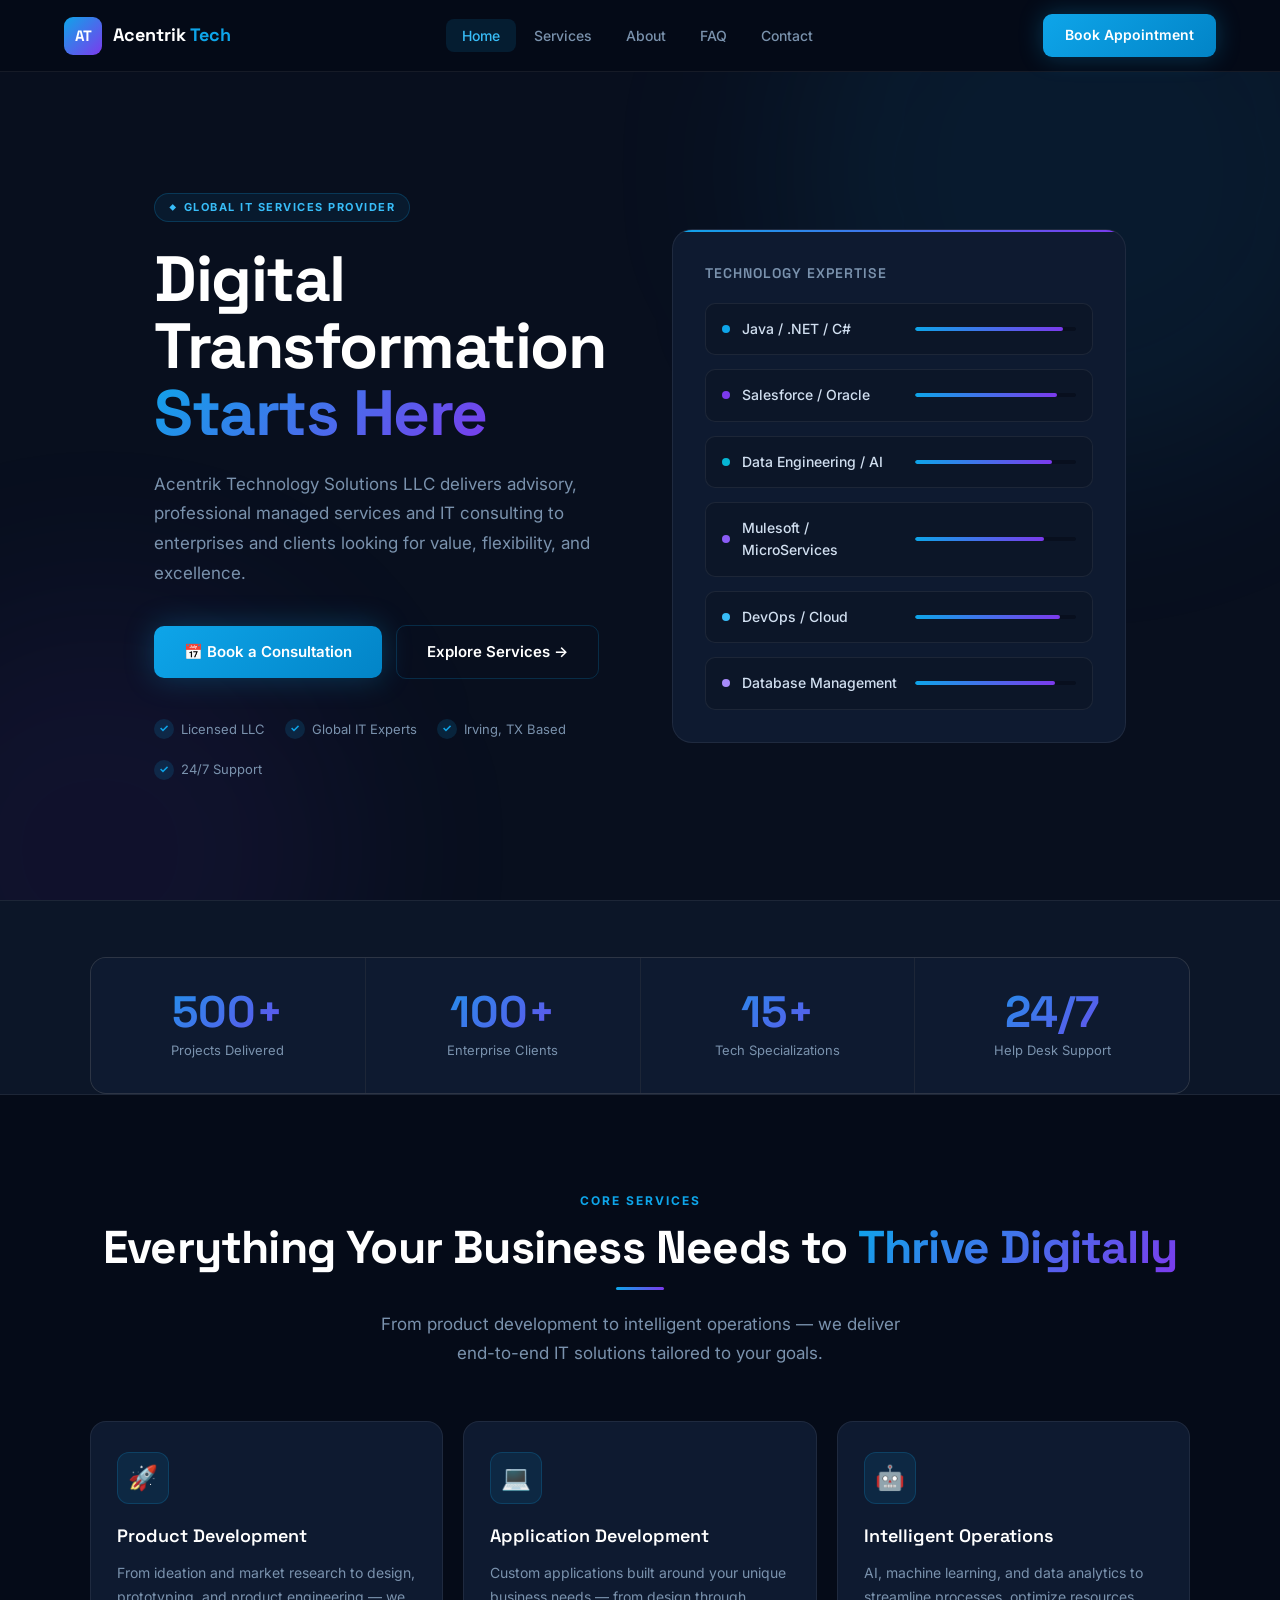
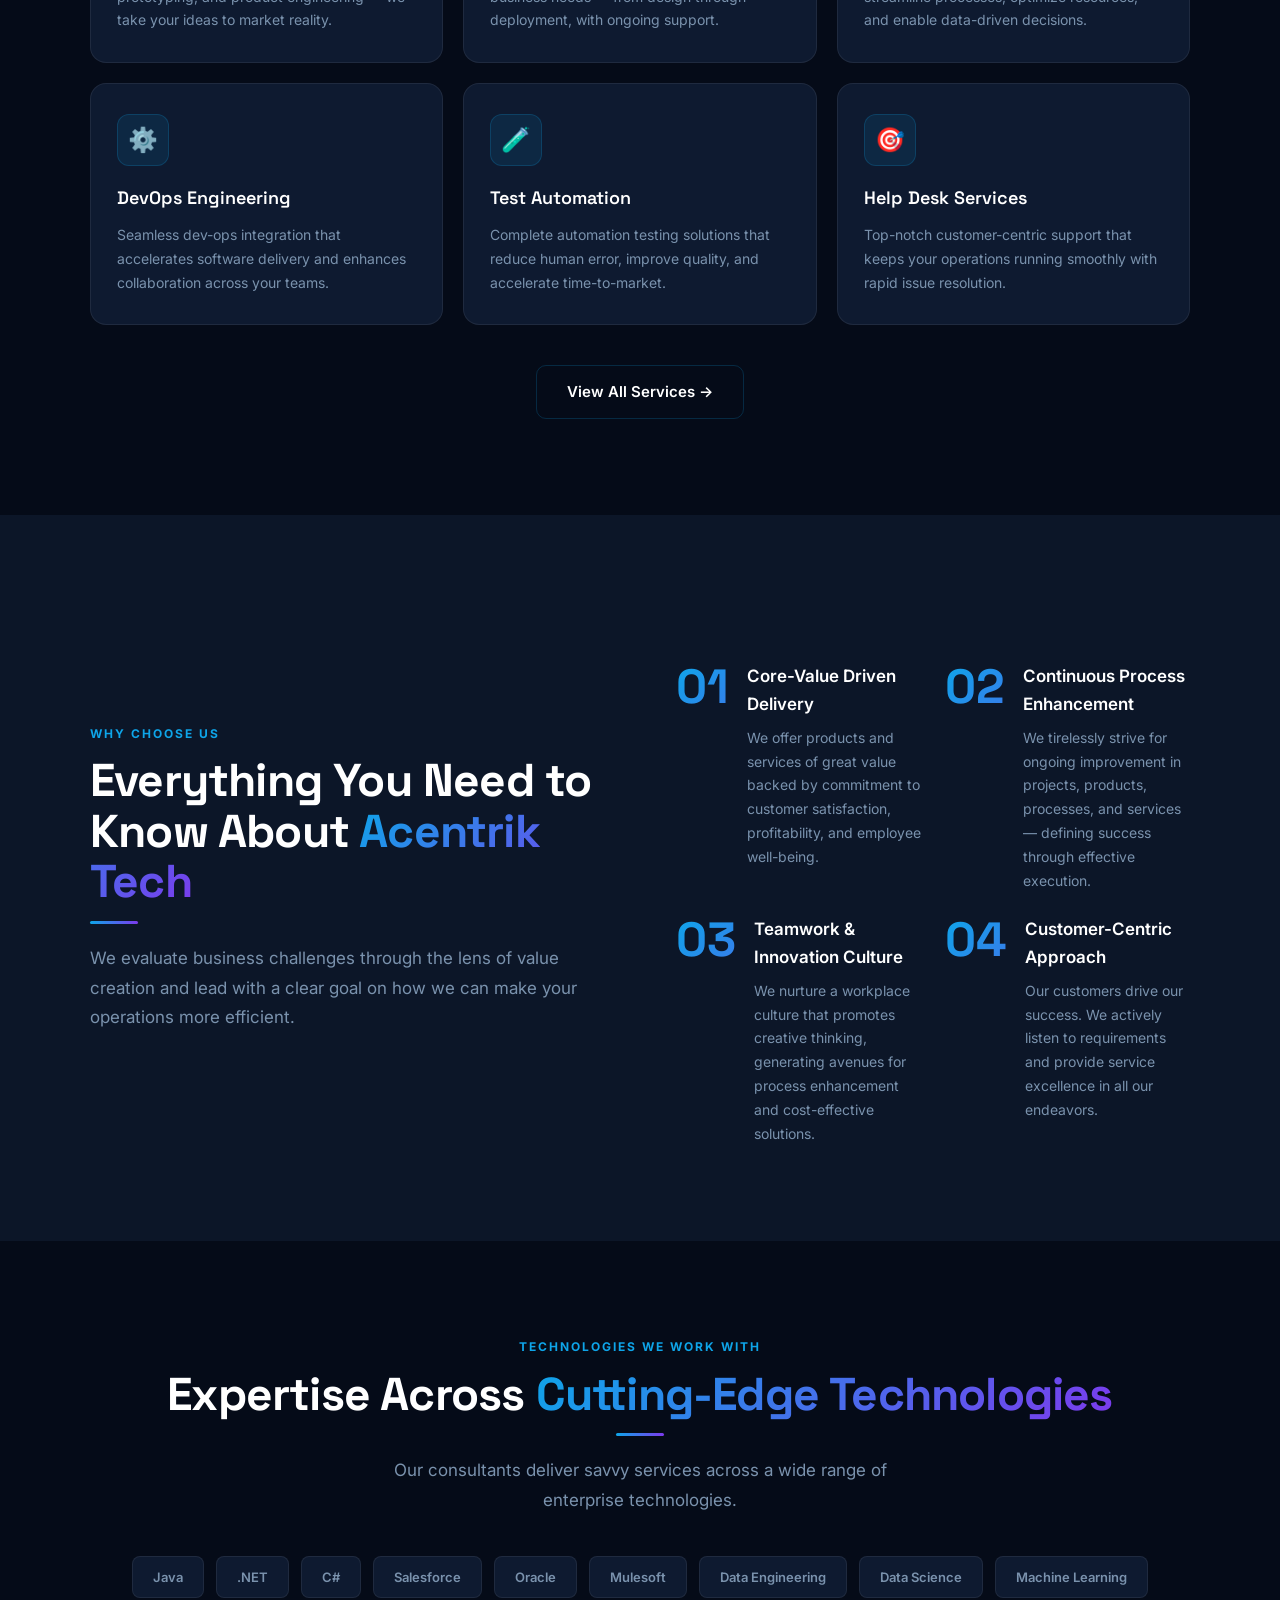
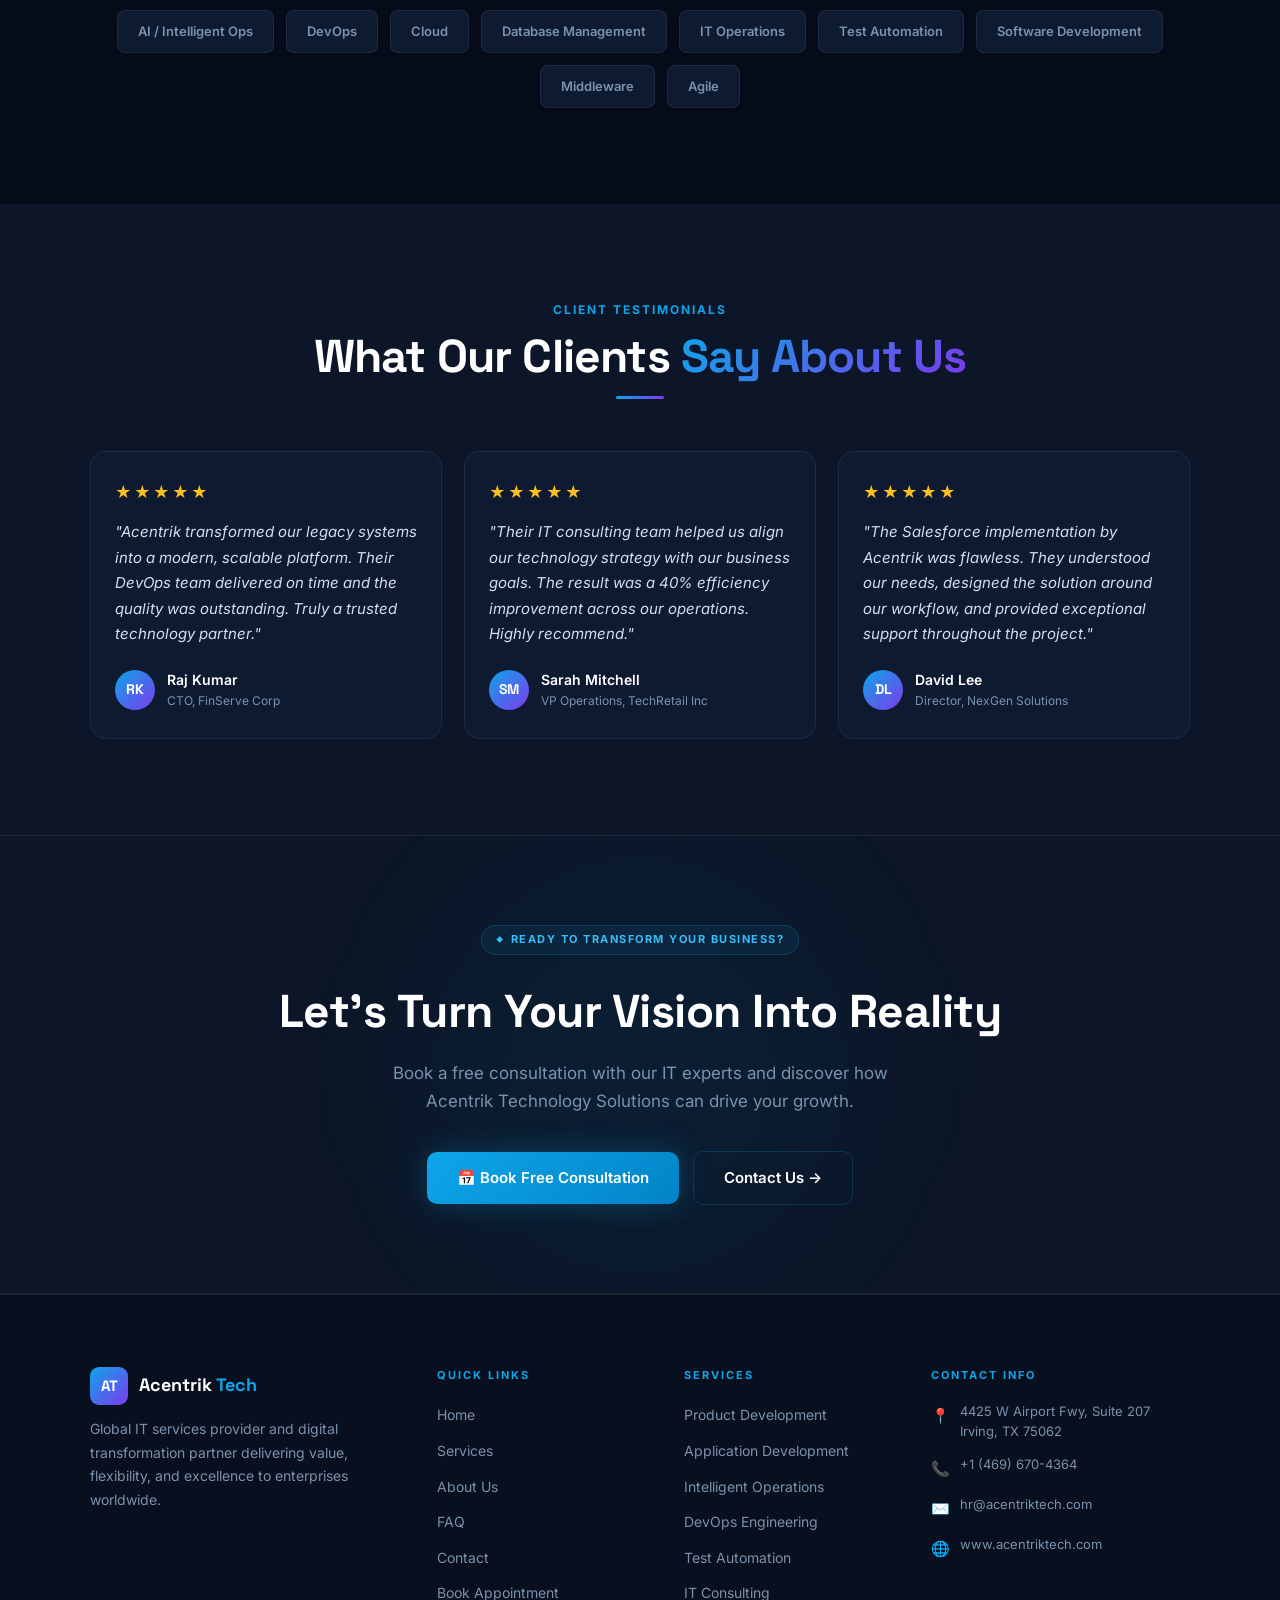
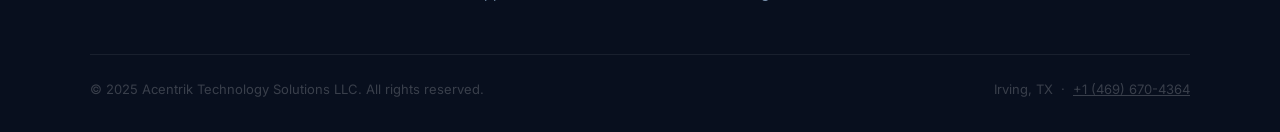
<file: index.html>
<!DOCTYPE html>
<html lang="en">
<head>
<meta charset="UTF-8"><meta name="viewport" content="width=device-width, initial-scale=1.0">
<meta name="description" content="Acentrik Technology Solutions LLC — Global IT services provider and digital transformation partner. Expert IT consulting, software development, DevOps, and managed services in Irving, TX.">
<title>Acentrik Technology Solutions LLC | IT Consulting & Digital Transformation</title>
<link rel="stylesheet" href="style.css">
<style>
/* HERO */
.hero {
  min-height: 92vh; display: flex; align-items: center;
  background: var(--bg2); position: relative; overflow: hidden;
}
.hero-orb1 { width: 600px; height: 600px; top: -200px; right: -100px; background: rgba(14,165,233,0.08); }
.hero-orb2 { width: 500px; height: 500px; bottom: -200px; left: -150px; background: rgba(124,58,237,0.07); }
.hero-orb1, .hero-orb2 { position: absolute; border-radius: 50%; filter: blur(90px); pointer-events: none; }
.hero-inner { max-width: 1100px; margin: 0 auto; padding: 80px 5%; display: grid; grid-template-columns: 1fr 1fr; gap: 64px; align-items: center; position: relative; z-index: 1; }
@media (max-width: 820px) { .hero-inner { grid-template-columns: 1fr; } }
.hero-lhs .pill { margin-bottom: 24px; }
.hero h1 { font-family: 'Space Grotesk', sans-serif; font-size: clamp(40px,5.5vw,64px); font-weight: 700; color: var(--white); line-height: 1.05; letter-spacing: -1.5px; margin-bottom: 22px; }
.hero h1 .grad { background: linear-gradient(135deg,var(--accent),var(--purple)); -webkit-background-clip:text; -webkit-text-fill-color:transparent; background-clip:text; }
.hero-desc { font-size: 17px; color: var(--muted); line-height: 1.75; margin-bottom: 36px; max-width: 500px; }
.hero-trust { display: flex; gap: 20px; flex-wrap: wrap; margin-top: 40px; }
.trust-item { display: flex; align-items: center; gap: 7px; font-size: 13px; color: var(--muted); }
.trust-item::before { content: '✓'; width: 20px; height: 20px; border-radius: 50%; background: rgba(14,165,233,0.15); display: flex; align-items: center; justify-content: center; color: var(--accent); font-size: 11px; font-weight: 700; flex-shrink: 0; }
.hero-visual {
  background: var(--card); border: 1px solid var(--border2);
  border-radius: 20px; padding: 32px; position: relative; overflow: hidden;
}
.hero-visual::before { content: ''; position: absolute; top: 0; left: 0; right: 0; height: 2px; background: linear-gradient(90deg, var(--accent), var(--purple)); }
.tech-stack { display: flex; flex-direction: column; gap: 14px; }
.tech-item { display: flex; align-items: center; gap: 12px; background: var(--bg3); border: 1px solid var(--border2); border-radius: 10px; padding: 14px 16px; transition: border-color 0.2s; }
.tech-item:hover { border-color: var(--border); }
.tech-dot { width: 8px; height: 8px; border-radius: 50%; flex-shrink: 0; }
.tech-label { font-size: 14px; font-weight: 500; color: var(--text); flex: 1; }
.tech-bar { height: 4px; border-radius: 2px; flex: 1; background: var(--bg2); overflow: hidden; }
.tech-fill { height: 100%; border-radius: 2px; background: linear-gradient(90deg, var(--accent), var(--purple)); }
.hero-visual-title { font-family: 'Space Grotesk', sans-serif; font-size: 14px; font-weight: 600; color: var(--muted); margin-bottom: 18px; letter-spacing: 1px; text-transform: uppercase; }

/* SERVICES GRID */
.svc-grid { display: grid; grid-template-columns: repeat(3,1fr); gap: 20px; margin-top: 52px; }
@media (max-width: 900px) { .svc-grid { grid-template-columns: repeat(2,1fr); } }
@media (max-width: 560px) { .svc-grid { grid-template-columns: 1fr; } }
.svc-link { text-decoration: none; color: inherit; display: block; }

/* WHY CHOOSE */
.why-bg { background: var(--bg3); }
.why-grid { display: grid; grid-template-columns: repeat(2,1fr); gap: 24px; margin-top: 52px; }
@media (max-width: 720px) { .why-grid { grid-template-columns: 1fr; } }
.why-card { display: flex; gap: 18px; }
.why-num { font-family: 'Space Grotesk', sans-serif; font-size: 48px; font-weight: 700; line-height: 1; background: linear-gradient(135deg,var(--accent),var(--purple)); -webkit-background-clip:text; -webkit-text-fill-color:transparent; background-clip:text; flex-shrink: 0; }
.why-body h4 { font-size: 17px; font-weight: 600; color: var(--white); margin-bottom: 8px; }
.why-body p { font-size: 14px; color: var(--muted); line-height: 1.7; }

/* TECHNOLOGIES */
.tech-logos { display: flex; flex-wrap: wrap; gap: 12px; margin-top: 40px; justify-content: center; }
.tech-badge {
  background: var(--card); border: 1px solid var(--border2);
  padding: 10px 20px; border-radius: 8px; font-size: 13px;
  font-weight: 600; color: var(--muted); transition: all 0.2s;
}
.tech-badge:hover { border-color: var(--border); color: var(--white); background: var(--card2); }

/* TESTIMONIALS */
.testi-grid { display: grid; grid-template-columns: repeat(3,1fr); gap: 22px; margin-top: 52px; }
@media (max-width: 800px) { .testi-grid { grid-template-columns: 1fr; } }
.testi-card { background: var(--card); border: 1px solid var(--border2); border-radius: 16px; padding: 28px 24px; }
.stars { color: #fbbf24; font-size: 16px; margin-bottom: 14px; letter-spacing: 2px; }
.testi-card blockquote { font-size: 15px; color: var(--text); line-height: 1.7; font-style: italic; margin-bottom: 22px; }
.testi-author { display: flex; align-items: center; gap: 12px; }
.testi-avatar { width: 40px; height: 40px; border-radius: 50%; background: linear-gradient(135deg, var(--accent), var(--purple)); display: flex; align-items: center; justify-content: center; font-family: 'Space Grotesk', sans-serif; font-size: 14px; font-weight: 700; color: white; flex-shrink: 0; }
.testi-name { font-size: 14px; font-weight: 600; color: var(--white); }
.testi-co { font-size: 12px; color: var(--muted); }
</style>
</head>
<body>

<nav>
  <a href="index.html" class="logo">
    <div class="logo-icon">AT</div>
    <span class="logo-text">Acentrik <span>Tech</span></span>
  </a>
  <ul class="nav-links">
    <li><a href="index.html" class="active">Home</a></li>
    <li><a href="services.html">Services</a></li>
    <li><a href="about.html">About</a></li>
    <li><a href="faq.html">FAQ</a></li>
    <li><a href="contact.html">Contact</a></li>
  </ul>
  <a href="booking.html" class="nav-cta">Book Appointment</a>
</nav>

<!-- HERO -->
<section class="hero">
  <div class="hero-orb1"></div>
  <div class="hero-orb2"></div>
  <div class="hero-inner">
    <div class="hero-lhs fu">
      <div class="pill">Global IT Services Provider</div>
      <h1>Digital Transformation<br><span class="grad">Starts Here</span></h1>
      <p class="hero-desc">Acentrik Technology Solutions LLC delivers advisory, professional managed services and IT consulting to enterprises and clients looking for value, flexibility, and excellence.</p>
      <div class="btn-row">
        <a href="booking.html" class="btn btn-p">📅 Book a Consultation</a>
        <a href="services.html" class="btn btn-s">Explore Services →</a>
      </div>
      <div class="hero-trust">
        <div class="trust-item">Licensed LLC</div>
        <div class="trust-item">Global IT Experts</div>
        <div class="trust-item">Irving, TX Based</div>
        <div class="trust-item">24/7 Support</div>
      </div>
    </div>
    <div class="hero-visual fu d2">
      <div class="hero-visual-title">Technology Expertise</div>
      <div class="tech-stack">
        <div class="tech-item">
          <div class="tech-dot" style="background:#0ea5e9"></div>
          <span class="tech-label">Java / .NET / C#</span>
          <div class="tech-bar"><div class="tech-fill" style="width:92%"></div></div>
        </div>
        <div class="tech-item">
          <div class="tech-dot" style="background:#7c3aed"></div>
          <span class="tech-label">Salesforce / Oracle</span>
          <div class="tech-bar"><div class="tech-fill" style="width:88%"></div></div>
        </div>
        <div class="tech-item">
          <div class="tech-dot" style="background:#06b6d4"></div>
          <span class="tech-label">Data Engineering / AI</span>
          <div class="tech-bar"><div class="tech-fill" style="width:85%"></div></div>
        </div>
        <div class="tech-item">
          <div class="tech-dot" style="background:#8b5cf6"></div>
          <span class="tech-label">Mulesoft / MicroServices</span>
          <div class="tech-bar"><div class="tech-fill" style="width:80%"></div></div>
        </div>
        <div class="tech-item">
          <div class="tech-dot" style="background:#38bdf8"></div>
          <span class="tech-label">DevOps / Cloud</span>
          <div class="tech-bar"><div class="tech-fill" style="width:90%"></div></div>
        </div>
        <div class="tech-item">
          <div class="tech-dot" style="background:#a78bfa"></div>
          <span class="tech-label">Database Management</span>
          <div class="tech-bar"><div class="tech-fill" style="width:87%"></div></div>
        </div>
      </div>
    </div>
  </div>
</section>

<!-- STATS -->
<section class="section" style="padding: 0; background: var(--bg3); border-top: 1px solid var(--border2); border-bottom: 1px solid var(--border2);">
  <div class="section-inner">
    <div class="stats-grid">
      <div class="stat"><div class="stat-n">500+</div><div class="stat-l">Projects Delivered</div></div>
      <div class="stat"><div class="stat-n">100+</div><div class="stat-l">Enterprise Clients</div></div>
      <div class="stat"><div class="stat-n">15+</div><div class="stat-l">Tech Specializations</div></div>
      <div class="stat"><div class="stat-n">24/7</div><div class="stat-l">Help Desk Support</div></div>
    </div>
  </div>
</section>

<!-- SERVICES OVERVIEW -->
<section class="section">
  <div class="section-inner">
    <div class="center">
      <span class="tag">Core Services</span>
      <h2 class="h2">Everything Your Business Needs to <span class="grad">Thrive Digitally</span></h2>
      <div class="line-c"></div>
      <p class="sub">From product development to intelligent operations — we deliver end-to-end IT solutions tailored to your goals.</p>
    </div>
    <div class="svc-grid">
      <a href="services.html" class="svc-link"><div class="card">
        <div class="ico-box">🚀</div>
        <h3 style="font-family:'Space Grotesk',sans-serif;font-size:18px;font-weight:600;color:var(--white);margin-bottom:10px;">Product Development</h3>
        <p style="font-size:14px;color:var(--muted);line-height:1.7;">From ideation and market research to design, prototyping, and product engineering — we take your ideas to market reality.</p>
      </div></a>
      <a href="services.html" class="svc-link"><div class="card">
        <div class="ico-box">💻</div>
        <h3 style="font-family:'Space Grotesk',sans-serif;font-size:18px;font-weight:600;color:var(--white);margin-bottom:10px;">Application Development</h3>
        <p style="font-size:14px;color:var(--muted);line-height:1.7;">Custom applications built around your unique business needs — from design through deployment, with ongoing support.</p>
      </div></a>
      <a href="services.html" class="svc-link"><div class="card">
        <div class="ico-box">🤖</div>
        <h3 style="font-family:'Space Grotesk',sans-serif;font-size:18px;font-weight:600;color:var(--white);margin-bottom:10px;">Intelligent Operations</h3>
        <p style="font-size:14px;color:var(--muted);line-height:1.7;">AI, machine learning, and data analytics to streamline processes, optimize resources, and enable data-driven decisions.</p>
      </div></a>
      <a href="services.html" class="svc-link"><div class="card">
        <div class="ico-box">⚙️</div>
        <h3 style="font-family:'Space Grotesk',sans-serif;font-size:18px;font-weight:600;color:var(--white);margin-bottom:10px;">DevOps Engineering</h3>
        <p style="font-size:14px;color:var(--muted);line-height:1.7;">Seamless dev-ops integration that accelerates software delivery and enhances collaboration across your teams.</p>
      </div></a>
      <a href="services.html" class="svc-link"><div class="card">
        <div class="ico-box">🧪</div>
        <h3 style="font-family:'Space Grotesk',sans-serif;font-size:18px;font-weight:600;color:var(--white);margin-bottom:10px;">Test Automation</h3>
        <p style="font-size:14px;color:var(--muted);line-height:1.7;">Complete automation testing solutions that reduce human error, improve quality, and accelerate time-to-market.</p>
      </div></a>
      <a href="services.html" class="svc-link"><div class="card">
        <div class="ico-box">🎯</div>
        <h3 style="font-family:'Space Grotesk',sans-serif;font-size:18px;font-weight:600;color:var(--white);margin-bottom:10px;">Help Desk Services</h3>
        <p style="font-size:14px;color:var(--muted);line-height:1.7;">Top-notch customer-centric support that keeps your operations running smoothly with rapid issue resolution.</p>
      </div></a>
    </div>
    <div style="text-align:center;margin-top:40px;"><a href="services.html" class="btn btn-s">View All Services →</a></div>
  </div>
</section>

<!-- WHY CHOOSE US -->
<section class="section why-bg">
  <div class="section-inner">
    <div style="display:grid;grid-template-columns:1fr 1fr;gap:72px;align-items:center;">
      <div>
        <span class="tag">Why Choose Us</span>
        <h2 class="h2">Everything You Need to Know About <span class="grad">Acentrik Tech</span></h2>
        <div class="line"></div>
        <p class="sub">We evaluate business challenges through the lens of value creation and lead with a clear goal on how we can make your operations more efficient.</p>
      </div>
      <div class="why-grid">
        <div class="why-card">
          <div class="why-num">01</div>
          <div class="why-body">
            <h4>Core-Value Driven Delivery</h4>
            <p>We offer products and services of great value backed by commitment to customer satisfaction, profitability, and employee well-being.</p>
          </div>
        </div>
        <div class="why-card">
          <div class="why-num">02</div>
          <div class="why-body">
            <h4>Continuous Process Enhancement</h4>
            <p>We tirelessly strive for ongoing improvement in projects, products, processes, and services — defining success through effective execution.</p>
          </div>
        </div>
        <div class="why-card">
          <div class="why-num">03</div>
          <div class="why-body">
            <h4>Teamwork & Innovation Culture</h4>
            <p>We nurture a workplace culture that promotes creative thinking, generating avenues for process enhancement and cost-effective solutions.</p>
          </div>
        </div>
        <div class="why-card">
          <div class="why-num">04</div>
          <div class="why-body">
            <h4>Customer-Centric Approach</h4>
            <p>Our customers drive our success. We actively listen to requirements and provide service excellence in all our endeavors.</p>
          </div>
        </div>
      </div>
    </div>
  </div>
</section>

<!-- TECH STACK -->
<section class="section">
  <div class="section-inner center">
    <span class="tag">Technologies We Work With</span>
    <h2 class="h2">Expertise Across <span class="grad">Cutting-Edge Technologies</span></h2>
    <div class="line-c"></div>
    <p class="sub">Our consultants deliver savvy services across a wide range of enterprise technologies.</p>
    <div class="tech-logos">
      <div class="tech-badge">Java</div><div class="tech-badge">.NET</div><div class="tech-badge">C#</div>
      <div class="tech-badge">Salesforce</div><div class="tech-badge">Oracle</div><div class="tech-badge">Mulesoft</div>
      <div class="tech-badge">Data Engineering</div><div class="tech-badge">Data Science</div><div class="tech-badge">Machine Learning</div>
      <div class="tech-badge">AI / Intelligent Ops</div><div class="tech-badge">DevOps</div><div class="tech-badge">Cloud</div>
      <div class="tech-badge">Database Management</div><div class="tech-badge">IT Operations</div><div class="tech-badge">Test Automation</div>
      <div class="tech-badge">Software Development</div><div class="tech-badge">Middleware</div><div class="tech-badge">Agile</div>
    </div>
  </div>
</section>

<!-- TESTIMONIALS -->
<section class="section" style="background:var(--bg3);">
  <div class="section-inner">
    <div class="center">
      <span class="tag">Client Testimonials</span>
      <h2 class="h2">What Our Clients <span class="grad">Say About Us</span></h2>
      <div class="line-c"></div>
    </div>
    <div class="testi-grid">
      <div class="testi-card">
        <div class="stars">★★★★★</div>
        <blockquote>"Acentrik transformed our legacy systems into a modern, scalable platform. Their DevOps team delivered on time and the quality was outstanding. Truly a trusted technology partner."</blockquote>
        <div class="testi-author"><div class="testi-avatar">RK</div><div><div class="testi-name">Raj Kumar</div><div class="testi-co">CTO, FinServe Corp</div></div></div>
      </div>
      <div class="testi-card">
        <div class="stars">★★★★★</div>
        <blockquote>"Their IT consulting team helped us align our technology strategy with our business goals. The result was a 40% efficiency improvement across our operations. Highly recommend."</blockquote>
        <div class="testi-author"><div class="testi-avatar">SM</div><div><div class="testi-name">Sarah Mitchell</div><div class="testi-co">VP Operations, TechRetail Inc</div></div></div>
      </div>
      <div class="testi-card">
        <div class="stars">★★★★★</div>
        <blockquote>"The Salesforce implementation by Acentrik was flawless. They understood our needs, designed the solution around our workflow, and provided exceptional support throughout the project."</blockquote>
        <div class="testi-author"><div class="testi-avatar">DL</div><div><div class="testi-name">David Lee</div><div class="testi-co">Director, NexGen Solutions</div></div></div>
      </div>
    </div>
  </div>
</section>

<!-- CTA BAND -->
<div class="cta-band">
  <div style="position:absolute;width:400px;height:400px;top:50%;left:50%;transform:translate(-50%,-50%);background:rgba(14,165,233,0.05);border-radius:50%;filter:blur(80px);pointer-events:none;"></div>
  <div style="position:relative;z-index:1;">
    <div class="pill" style="margin-bottom:20px;">Ready to Transform Your Business?</div>
    <h2>Let's Turn Your Vision Into Reality</h2>
    <p>Book a free consultation with our IT experts and discover how Acentrik Technology Solutions can drive your growth.</p>
    <div class="btn-row" style="justify-content:center;">
      <a href="booking.html" class="btn btn-p">📅 Book Free Consultation</a>
      <a href="contact.html" class="btn btn-s">Contact Us →</a>
    </div>
  </div>
</div>

<!-- FOOTER -->
<footer>
  <div class="footer-grid">
    <div class="footer-brand">
      <a href="index.html" class="logo" style="margin-bottom:0;">
        <div class="logo-icon">AT</div>
        <span class="logo-text">Acentrik <span>Tech</span></span>
      </a>
      <p>Global IT services provider and digital transformation partner delivering value, flexibility, and excellence to enterprises worldwide.</p>
    </div>
    <div class="footer-col"><h4>Quick Links</h4><ul>
      <li><a href="index.html">Home</a></li>
      <li><a href="services.html">Services</a></li>
      <li><a href="about.html">About Us</a></li>
      <li><a href="faq.html">FAQ</a></li>
      <li><a href="contact.html">Contact</a></li>
      <li><a href="booking.html">Book Appointment</a></li>
    </ul></div>
    <div class="footer-col"><h4>Services</h4><ul>
      <li><a href="services.html">Product Development</a></li>
      <li><a href="services.html">Application Development</a></li>
      <li><a href="services.html">Intelligent Operations</a></li>
      <li><a href="services.html">DevOps Engineering</a></li>
      <li><a href="services.html">Test Automation</a></li>
      <li><a href="services.html">IT Consulting</a></li>
    </ul></div>
    <div class="footer-col"><h4>Contact Info</h4>
      <div class="footer-ci"><span class="i">📍</span><p>4425 W Airport Fwy, Suite 207<br>Irving, TX 75062</p></div>
      <div class="footer-ci"><span class="i">📞</span><p><a href="tel:+14696704364">+1 (469) 670-4364</a></p></div>
      <div class="footer-ci"><span class="i">✉️</span><p><a href="mailto:hr@acentriktech.com">hr@acentriktech.com</a></p></div>
      <div class="footer-ci"><span class="i">🌐</span><p><a href="https://www.acentriktech.com" target="_blank">www.acentriktech.com</a></p></div>
    </div>
  </div>
  <div class="footer-bottom">
    <span class="footer-copy">© 2025 Acentrik Technology Solutions LLC. All rights reserved.</span>
    <span class="footer-copy">Irving, TX &nbsp;·&nbsp; <a href="tel:+14696704364" style="color:inherit;">+1 (469) 670-4364</a></span>
  </div>
</footer>
</body>
</html>
</file>
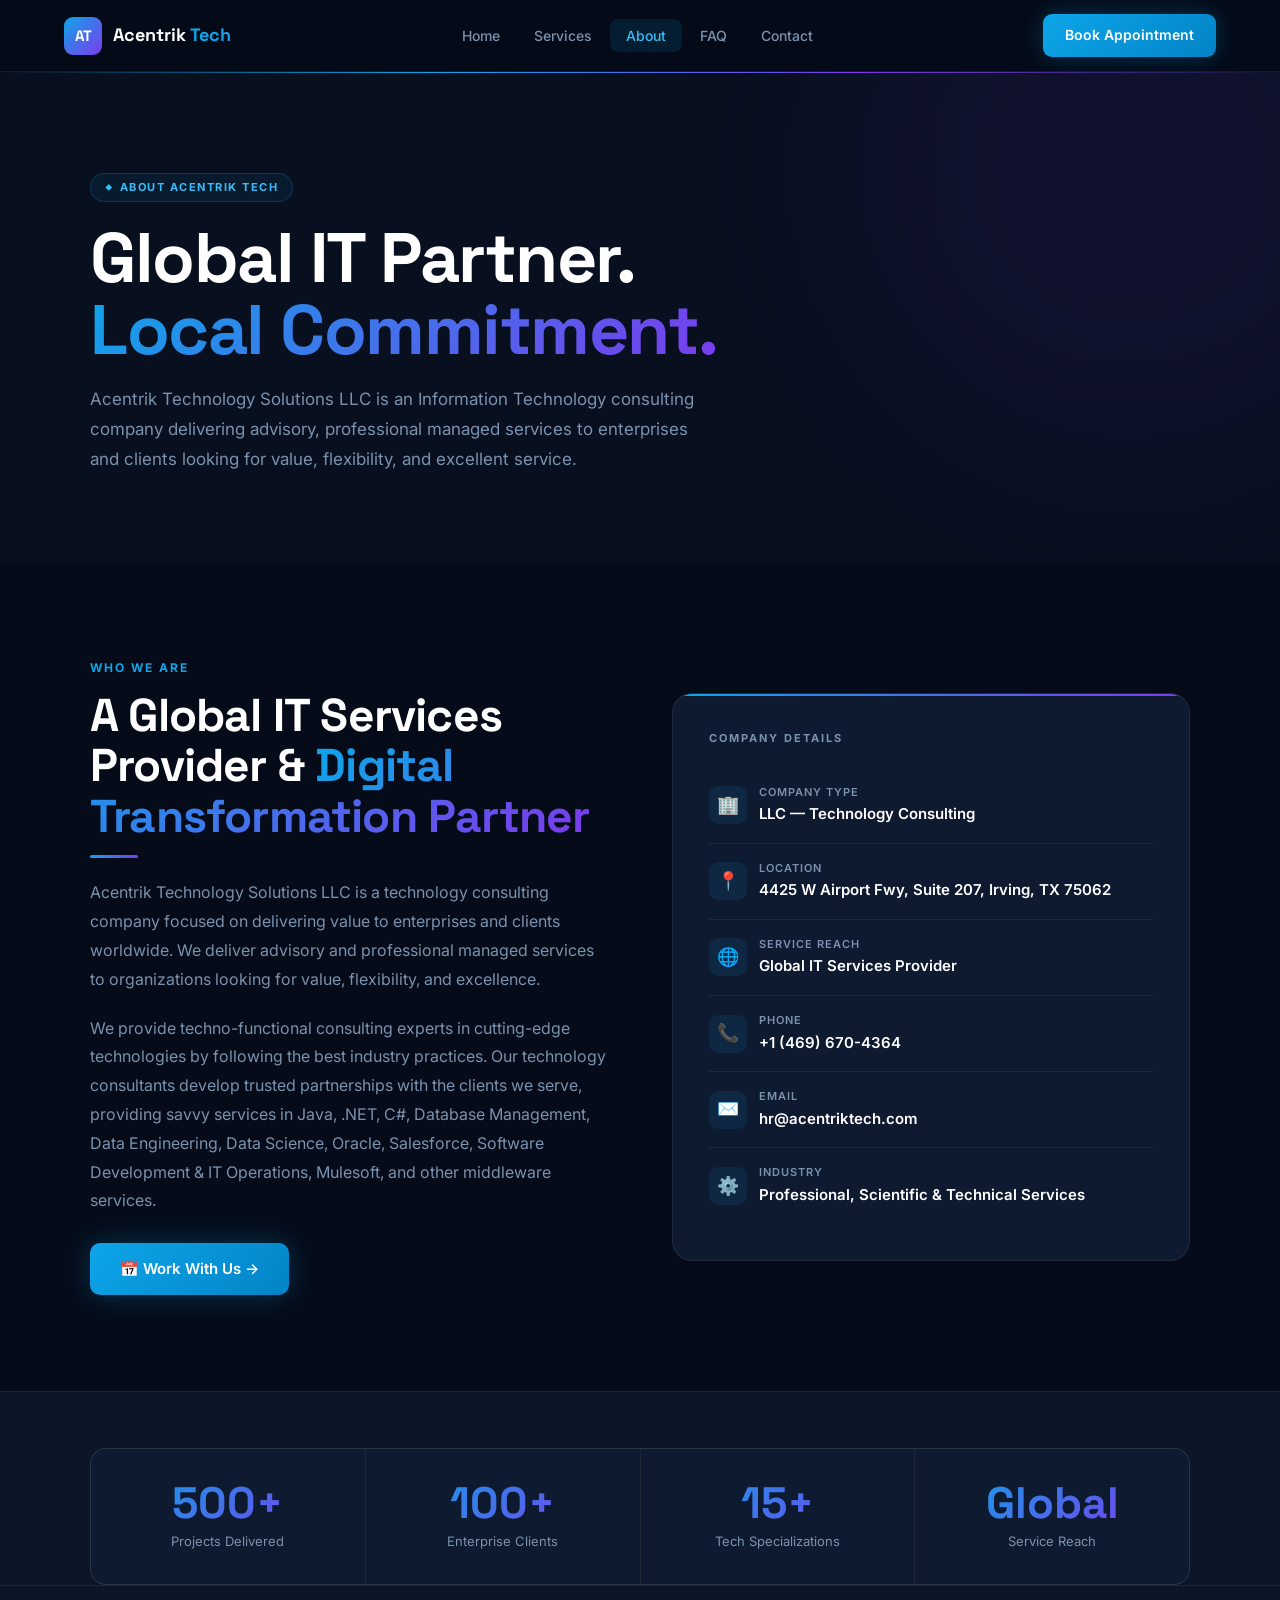
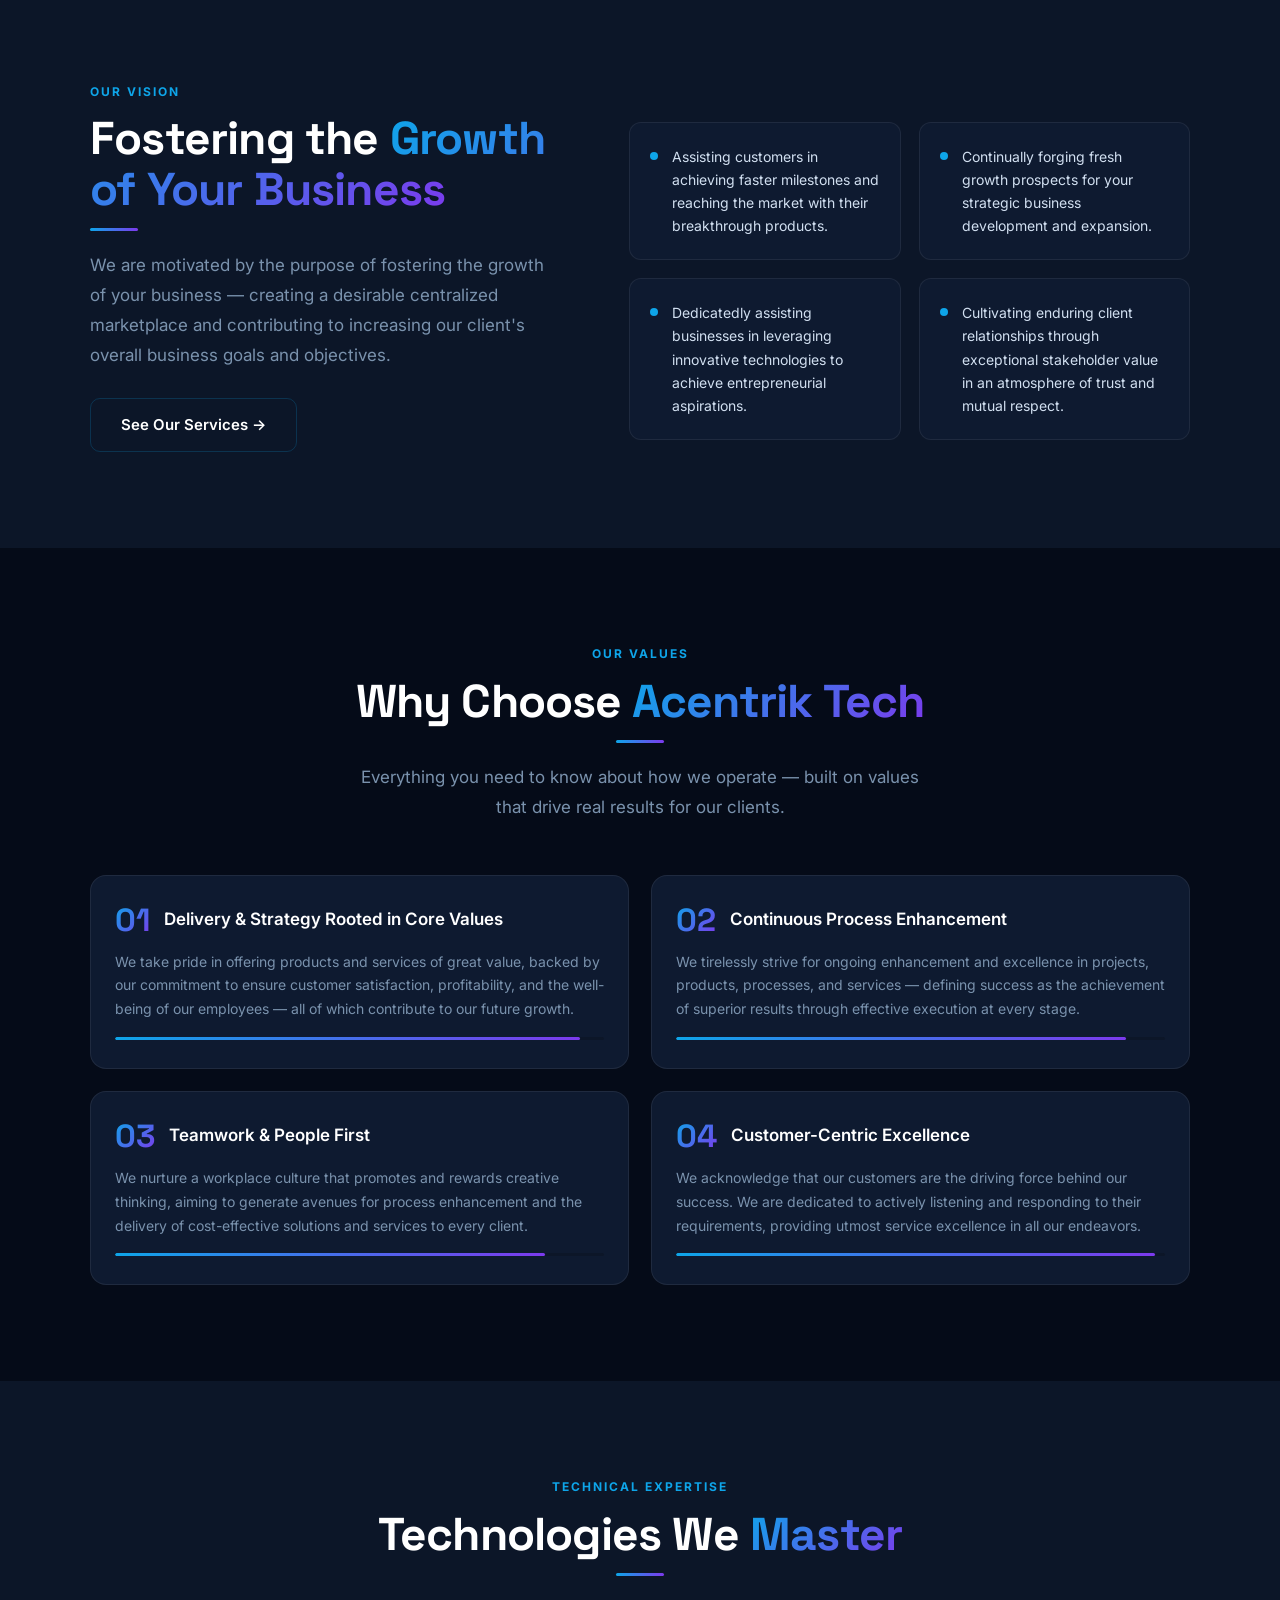
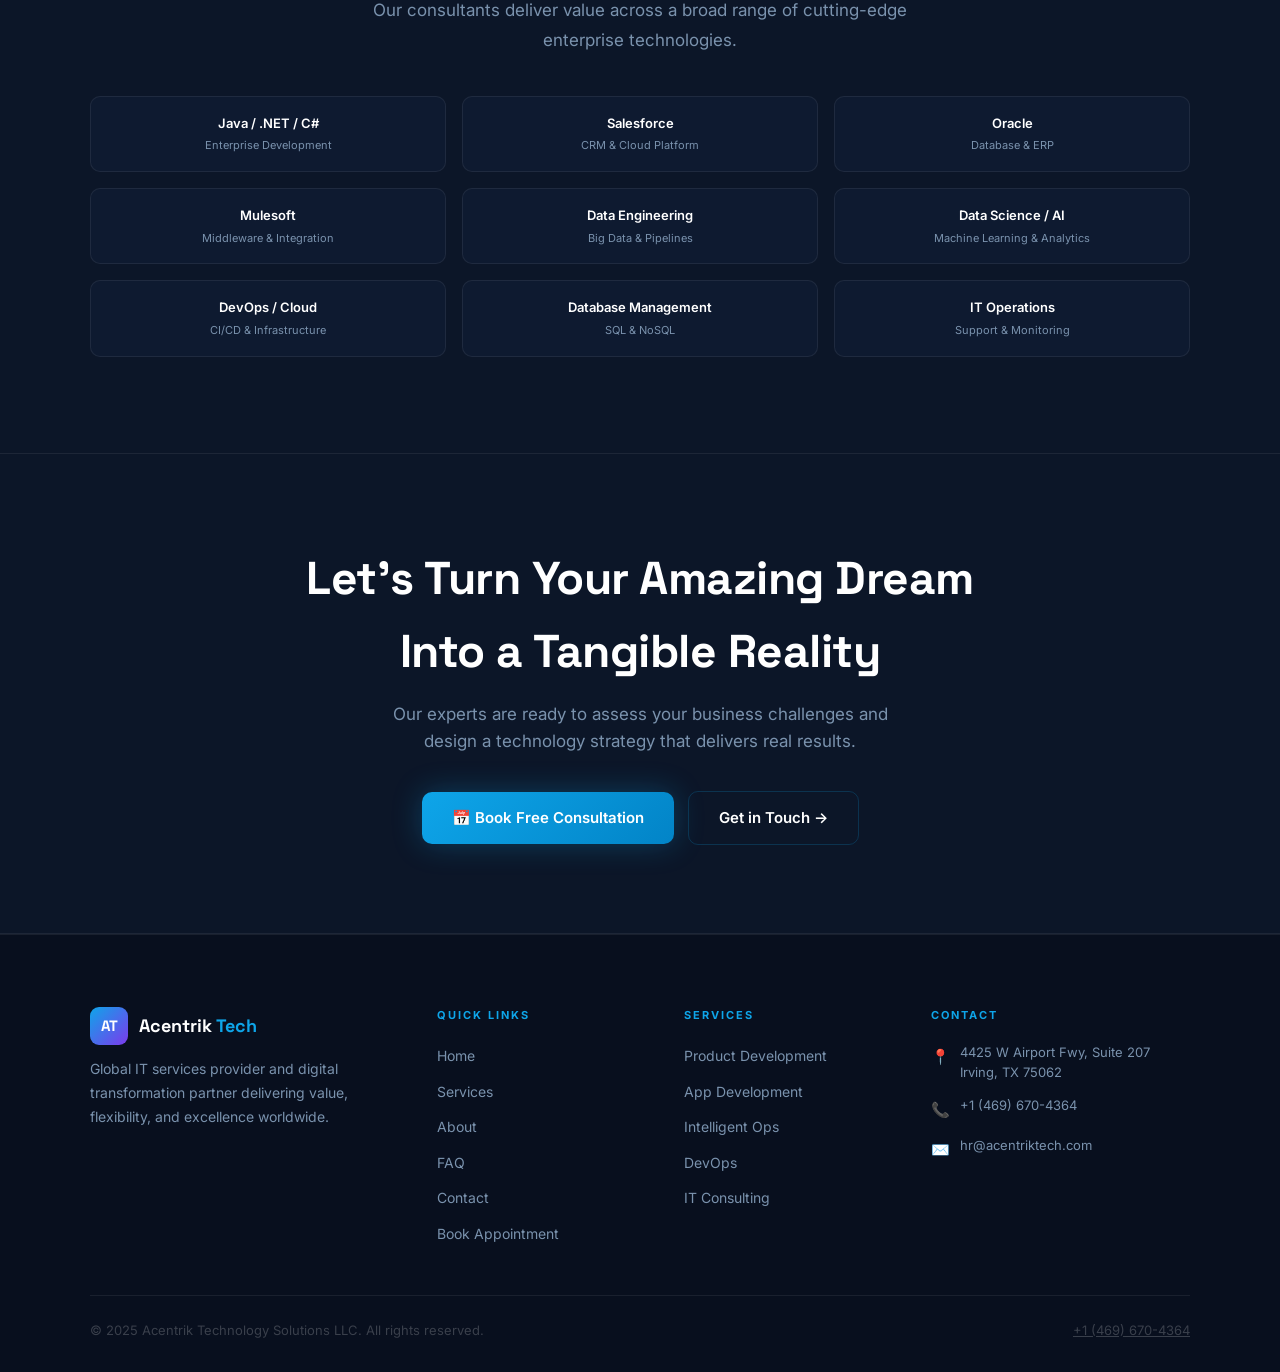
<file: about.html>
<!DOCTYPE html>
<html lang="en">
<head>
<meta charset="UTF-8"><meta name="viewport" content="width=device-width, initial-scale=1.0">
<title>About Us | Acentrik Technology Solutions LLC</title>
<link rel="stylesheet" href="style.css">
<style>
.about-hero-grid { display: grid; grid-template-columns: 1fr 1fr; gap: 64px; align-items: center; }
@media (max-width: 780px) { .about-hero-grid { grid-template-columns: 1fr; } }
.about-visual { background: var(--card); border: 1px solid var(--border2); border-radius: 20px; padding: 36px; position: relative; overflow: hidden; }
.about-visual::before { content: ''; position: absolute; top: 0; left: 0; right: 0; height: 2px; background: linear-gradient(90deg,var(--accent),var(--purple)); }
.about-info-row { display: flex; align-items: center; gap: 12px; padding: 16px 0; border-bottom: 1px solid var(--border2); }
.about-info-row:last-child { border-bottom: none; }
.about-info-ico { width: 38px; height: 38px; border-radius: 9px; background: rgba(14,165,233,0.1); display: flex; align-items: center; justify-content: center; font-size: 18px; flex-shrink: 0; }
.about-info-text p { font-size: 11px; color: var(--muted); letter-spacing: 1px; text-transform: uppercase; font-weight: 600; }
.about-info-text strong { font-size: 15px; color: var(--white); font-weight: 600; }

.vision-grid { display: grid; grid-template-columns: repeat(2,1fr); gap: 18px; margin-top: 40px; }
@media (max-width: 600px) { .vision-grid { grid-template-columns: 1fr; } }
.vision-item { background: var(--card); border: 1px solid var(--border2); border-radius: 12px; padding: 22px 20px; display: flex; gap: 14px; align-items: flex-start; transition: border-color 0.2s; }
.vision-item:hover { border-color: var(--border); }
.v-dot { width: 8px; height: 8px; border-radius: 50%; background: var(--accent); flex-shrink: 0; margin-top: 7px; }
.vision-item p { font-size: 14px; color: var(--text); line-height: 1.65; }

.values-grid { display: grid; grid-template-columns: repeat(2,1fr); gap: 22px; margin-top: 52px; }
@media (max-width: 700px) { .values-grid { grid-template-columns: 1fr; } }
.val-card { background: var(--card); border: 1px solid var(--border2); border-radius: 16px; padding: 28px 24px; transition: border-color 0.3s, transform 0.3s; }
.val-card:hover { border-color: rgba(14,165,233,0.3); transform: translateY(-4px); }
.val-header { display: flex; align-items: center; gap: 14px; margin-bottom: 14px; }
.val-num { font-family: 'Space Grotesk',sans-serif; font-size: 32px; font-weight: 700; line-height: 1; background: linear-gradient(135deg,var(--accent),var(--purple)); -webkit-background-clip:text; -webkit-text-fill-color:transparent; background-clip:text; }
.val-card h4 { font-size: 17px; font-weight: 600; color: var(--white); }
.val-card p { font-size: 14px; color: var(--muted); line-height: 1.7; }
.val-bar { height: 3px; background: var(--bg3); border-radius: 2px; margin-top: 16px; overflow: hidden; }
.val-fill { height: 100%; background: linear-gradient(90deg,var(--accent),var(--purple)); border-radius: 2px; }

.tech-expertise { display: grid; grid-template-columns: repeat(3,1fr); gap: 16px; margin-top: 40px; }
@media (max-width: 700px) { .tech-expertise { grid-template-columns: 1fr 1fr; } }
.tech-exp-item { background: var(--card); border: 1px solid var(--border2); border-radius: 10px; padding: 16px 14px; text-align: center; transition: border-color 0.2s; }
.tech-exp-item:hover { border-color: var(--border); }
.tech-exp-item h4 { font-size: 13px; font-weight: 600; color: var(--white); margin-bottom: 4px; }
.tech-exp-item p { font-size: 11px; color: var(--muted); }
</style>
</head>
<body>

<nav>
  <a href="index.html" class="logo">
    <div class="logo-icon">AT</div>
    <span class="logo-text">Acentrik <span>Tech</span></span>
  </a>
  <ul class="nav-links">
    <li><a href="index.html">Home</a></li>
    <li><a href="services.html">Services</a></li>
    <li><a href="about.html" class="active">About</a></li>
    <li><a href="faq.html">FAQ</a></li>
    <li><a href="contact.html">Contact</a></li>
  </ul>
  <a href="booking.html" class="nav-cta">Book Appointment</a>
</nav>

<div class="page-hero">
  <div style="position:absolute;width:600px;height:600px;top:-200px;right:-150px;background:rgba(124,58,237,0.07);border-radius:50%;filter:blur(90px);pointer-events:none;"></div>
  <div class="page-hero-inner">
    <div class="pill">About Acentrik Tech</div>
    <h1 class="h1">Global IT Partner.<br><span class="grad">Local Commitment.</span></h1>
    <p class="sub" style="max-width:620px;">Acentrik Technology Solutions LLC is an Information Technology consulting company delivering advisory, professional managed services to enterprises and clients looking for value, flexibility, and excellent service.</p>
  </div>
</div>

<!-- ABOUT INTRO -->
<section class="section">
  <div class="section-inner">
    <div class="about-hero-grid">
      <div>
        <span class="tag">Who We Are</span>
        <h2 class="h2">A Global IT Services Provider & <span class="grad">Digital Transformation Partner</span></h2>
        <div class="line"></div>
        <p style="font-size:16px;color:var(--muted);line-height:1.8;margin-bottom:20px;">Acentrik Technology Solutions LLC is a technology consulting company focused on delivering value to enterprises and clients worldwide. We deliver advisory and professional managed services to organizations looking for value, flexibility, and excellence.</p>
        <p style="font-size:16px;color:var(--muted);line-height:1.8;margin-bottom:28px;">We provide techno-functional consulting experts in cutting-edge technologies by following the best industry practices. Our technology consultants develop trusted partnerships with the clients we serve, providing savvy services in Java, .NET, C#, Database Management, Data Engineering, Data Science, Oracle, Salesforce, Software Development & IT Operations, Mulesoft, and other middleware services.</p>
        <a href="booking.html" class="btn btn-p">📅 Work With Us →</a>
      </div>
      <div>
        <div class="about-visual">
          <p style="font-size:11px;font-weight:700;letter-spacing:2px;text-transform:uppercase;color:var(--muted);margin-bottom:20px;">Company Details</p>
          <div class="about-info-row">
            <div class="about-info-ico">🏢</div>
            <div class="about-info-text"><p>Company Type</p><strong>LLC — Technology Consulting</strong></div>
          </div>
          <div class="about-info-row">
            <div class="about-info-ico">📍</div>
            <div class="about-info-text"><p>Location</p><strong>4425 W Airport Fwy, Suite 207, Irving, TX 75062</strong></div>
          </div>
          <div class="about-info-row">
            <div class="about-info-ico">🌐</div>
            <div class="about-info-text"><p>Service Reach</p><strong>Global IT Services Provider</strong></div>
          </div>
          <div class="about-info-row">
            <div class="about-info-ico">📞</div>
            <div class="about-info-text"><p>Phone</p><strong><a href="tel:+14696704364" style="color:var(--white);text-decoration:none;">+1 (469) 670-4364</a></strong></div>
          </div>
          <div class="about-info-row">
            <div class="about-info-ico">✉️</div>
            <div class="about-info-text"><p>Email</p><strong><a href="mailto:hr@acentriktech.com" style="color:var(--white);text-decoration:none;">hr@acentriktech.com</a></strong></div>
          </div>
          <div class="about-info-row">
            <div class="about-info-ico">⚙️</div>
            <div class="about-info-text"><p>Industry</p><strong>Professional, Scientific & Technical Services</strong></div>
          </div>
        </div>
      </div>
    </div>
  </div>
</section>

<!-- STATS -->
<section style="background:var(--bg3);border-top:1px solid var(--border2);border-bottom:1px solid var(--border2);padding:0;">
  <div class="section-inner">
    <div class="stats-grid">
      <div class="stat"><div class="stat-n">500+</div><div class="stat-l">Projects Delivered</div></div>
      <div class="stat"><div class="stat-n">100+</div><div class="stat-l">Enterprise Clients</div></div>
      <div class="stat"><div class="stat-n">15+</div><div class="stat-l">Tech Specializations</div></div>
      <div class="stat"><div class="stat-n">Global</div><div class="stat-l">Service Reach</div></div>
    </div>
  </div>
</section>

<!-- OUR VISION -->
<section class="section" style="background:var(--bg3);">
  <div class="section-inner">
    <div style="display:grid;grid-template-columns:1fr 1.2fr;gap:72px;align-items:start;">
      <div>
        <span class="tag">Our Vision</span>
        <h2 class="h2">Fostering the <span class="grad">Growth of Your Business</span></h2>
        <div class="line"></div>
        <p class="sub">We are motivated by the purpose of fostering the growth of your business — creating a desirable centralized marketplace and contributing to increasing our client's overall business goals and objectives.</p>
        <a href="services.html" class="btn btn-s" style="margin-top:28px;">See Our Services →</a>
      </div>
      <div>
        <div class="vision-grid">
          <div class="vision-item">
            <div class="v-dot"></div>
            <p>Assisting customers in achieving faster milestones and reaching the market with their breakthrough products.</p>
          </div>
          <div class="vision-item">
            <div class="v-dot"></div>
            <p>Continually forging fresh growth prospects for your strategic business development and expansion.</p>
          </div>
          <div class="vision-item">
            <div class="v-dot"></div>
            <p>Dedicatedly assisting businesses in leveraging innovative technologies to achieve entrepreneurial aspirations.</p>
          </div>
          <div class="vision-item">
            <div class="v-dot"></div>
            <p>Cultivating enduring client relationships through exceptional stakeholder value in an atmosphere of trust and mutual respect.</p>
          </div>
        </div>
      </div>
    </div>
  </div>
</section>

<!-- CORE VALUES -->
<section class="section">
  <div class="section-inner">
    <div class="center">
      <span class="tag">Our Values</span>
      <h2 class="h2">Why Choose <span class="grad">Acentrik Tech</span></h2>
      <div class="line-c"></div>
      <p class="sub">Everything you need to know about how we operate — built on values that drive real results for our clients.</p>
    </div>
    <div class="values-grid">
      <div class="val-card">
        <div class="val-header"><div class="val-num">01</div><h4>Delivery & Strategy Rooted in Core Values</h4></div>
        <p>We take pride in offering products and services of great value, backed by our commitment to ensure customer satisfaction, profitability, and the well-being of our employees — all of which contribute to our future growth.</p>
        <div class="val-bar"><div class="val-fill" style="width:95%"></div></div>
      </div>
      <div class="val-card">
        <div class="val-header"><div class="val-num">02</div><h4>Continuous Process Enhancement</h4></div>
        <p>We tirelessly strive for ongoing enhancement and excellence in projects, products, processes, and services — defining success as the achievement of superior results through effective execution at every stage.</p>
        <div class="val-bar"><div class="val-fill" style="width:92%"></div></div>
      </div>
      <div class="val-card">
        <div class="val-header"><div class="val-num">03</div><h4>Teamwork & People First</h4></div>
        <p>We nurture a workplace culture that promotes and rewards creative thinking, aiming to generate avenues for process enhancement and the delivery of cost-effective solutions and services to every client.</p>
        <div class="val-bar"><div class="val-fill" style="width:88%"></div></div>
      </div>
      <div class="val-card">
        <div class="val-header"><div class="val-num">04</div><h4>Customer-Centric Excellence</h4></div>
        <p>We acknowledge that our customers are the driving force behind our success. We are dedicated to actively listening and responding to their requirements, providing utmost service excellence in all our endeavors.</p>
        <div class="val-bar"><div class="val-fill" style="width:98%"></div></div>
      </div>
    </div>
  </div>
</section>

<!-- TECH EXPERTISE -->
<section class="section" style="background:var(--bg3);">
  <div class="section-inner center">
    <span class="tag">Technical Expertise</span>
    <h2 class="h2">Technologies We <span class="grad">Master</span></h2>
    <div class="line-c"></div>
    <p class="sub">Our consultants deliver value across a broad range of cutting-edge enterprise technologies.</p>
    <div class="tech-expertise">
      <div class="tech-exp-item"><h4>Java / .NET / C#</h4><p>Enterprise Development</p></div>
      <div class="tech-exp-item"><h4>Salesforce</h4><p>CRM & Cloud Platform</p></div>
      <div class="tech-exp-item"><h4>Oracle</h4><p>Database & ERP</p></div>
      <div class="tech-exp-item"><h4>Mulesoft</h4><p>Middleware & Integration</p></div>
      <div class="tech-exp-item"><h4>Data Engineering</h4><p>Big Data & Pipelines</p></div>
      <div class="tech-exp-item"><h4>Data Science / AI</h4><p>Machine Learning & Analytics</p></div>
      <div class="tech-exp-item"><h4>DevOps / Cloud</h4><p>CI/CD & Infrastructure</p></div>
      <div class="tech-exp-item"><h4>Database Management</h4><p>SQL & NoSQL</p></div>
      <div class="tech-exp-item"><h4>IT Operations</h4><p>Support & Monitoring</p></div>
    </div>
  </div>
</section>

<!-- CTA -->
<div class="cta-band">
  <h2>Let's Turn Your Amazing Dream<br>Into a Tangible Reality</h2>
  <p>Our experts are ready to assess your business challenges and design a technology strategy that delivers real results.</p>
  <div class="btn-row" style="justify-content:center;">
    <a href="booking.html" class="btn btn-p">📅 Book Free Consultation</a>
    <a href="contact.html" class="btn btn-s">Get in Touch →</a>
  </div>
</div>

<footer>
  <div class="footer-grid">
    <div class="footer-brand">
      <a href="index.html" class="logo"><div class="logo-icon">AT</div><span class="logo-text">Acentrik <span>Tech</span></span></a>
      <p>Global IT services provider and digital transformation partner delivering value, flexibility, and excellence worldwide.</p>
    </div>
    <div class="footer-col"><h4>Quick Links</h4><ul><li><a href="index.html">Home</a></li><li><a href="services.html">Services</a></li><li><a href="about.html">About</a></li><li><a href="faq.html">FAQ</a></li><li><a href="contact.html">Contact</a></li><li><a href="booking.html">Book Appointment</a></li></ul></div>
    <div class="footer-col"><h4>Services</h4><ul><li><a href="services.html">Product Development</a></li><li><a href="services.html">App Development</a></li><li><a href="services.html">Intelligent Ops</a></li><li><a href="services.html">DevOps</a></li><li><a href="services.html">IT Consulting</a></li></ul></div>
    <div class="footer-col"><h4>Contact</h4>
      <div class="footer-ci"><span class="i">📍</span><p>4425 W Airport Fwy, Suite 207<br>Irving, TX 75062</p></div>
      <div class="footer-ci"><span class="i">📞</span><p><a href="tel:+14696704364">+1 (469) 670-4364</a></p></div>
      <div class="footer-ci"><span class="i">✉️</span><p><a href="mailto:hr@acentriktech.com">hr@acentriktech.com</a></p></div>
    </div>
  </div>
  <div class="footer-bottom">
    <span class="footer-copy">© 2025 Acentrik Technology Solutions LLC. All rights reserved.</span>
    <span class="footer-copy"><a href="tel:+14696704364" style="color:inherit;">+1 (469) 670-4364</a></span>
  </div>
</footer>
</body>
</html>
</file>
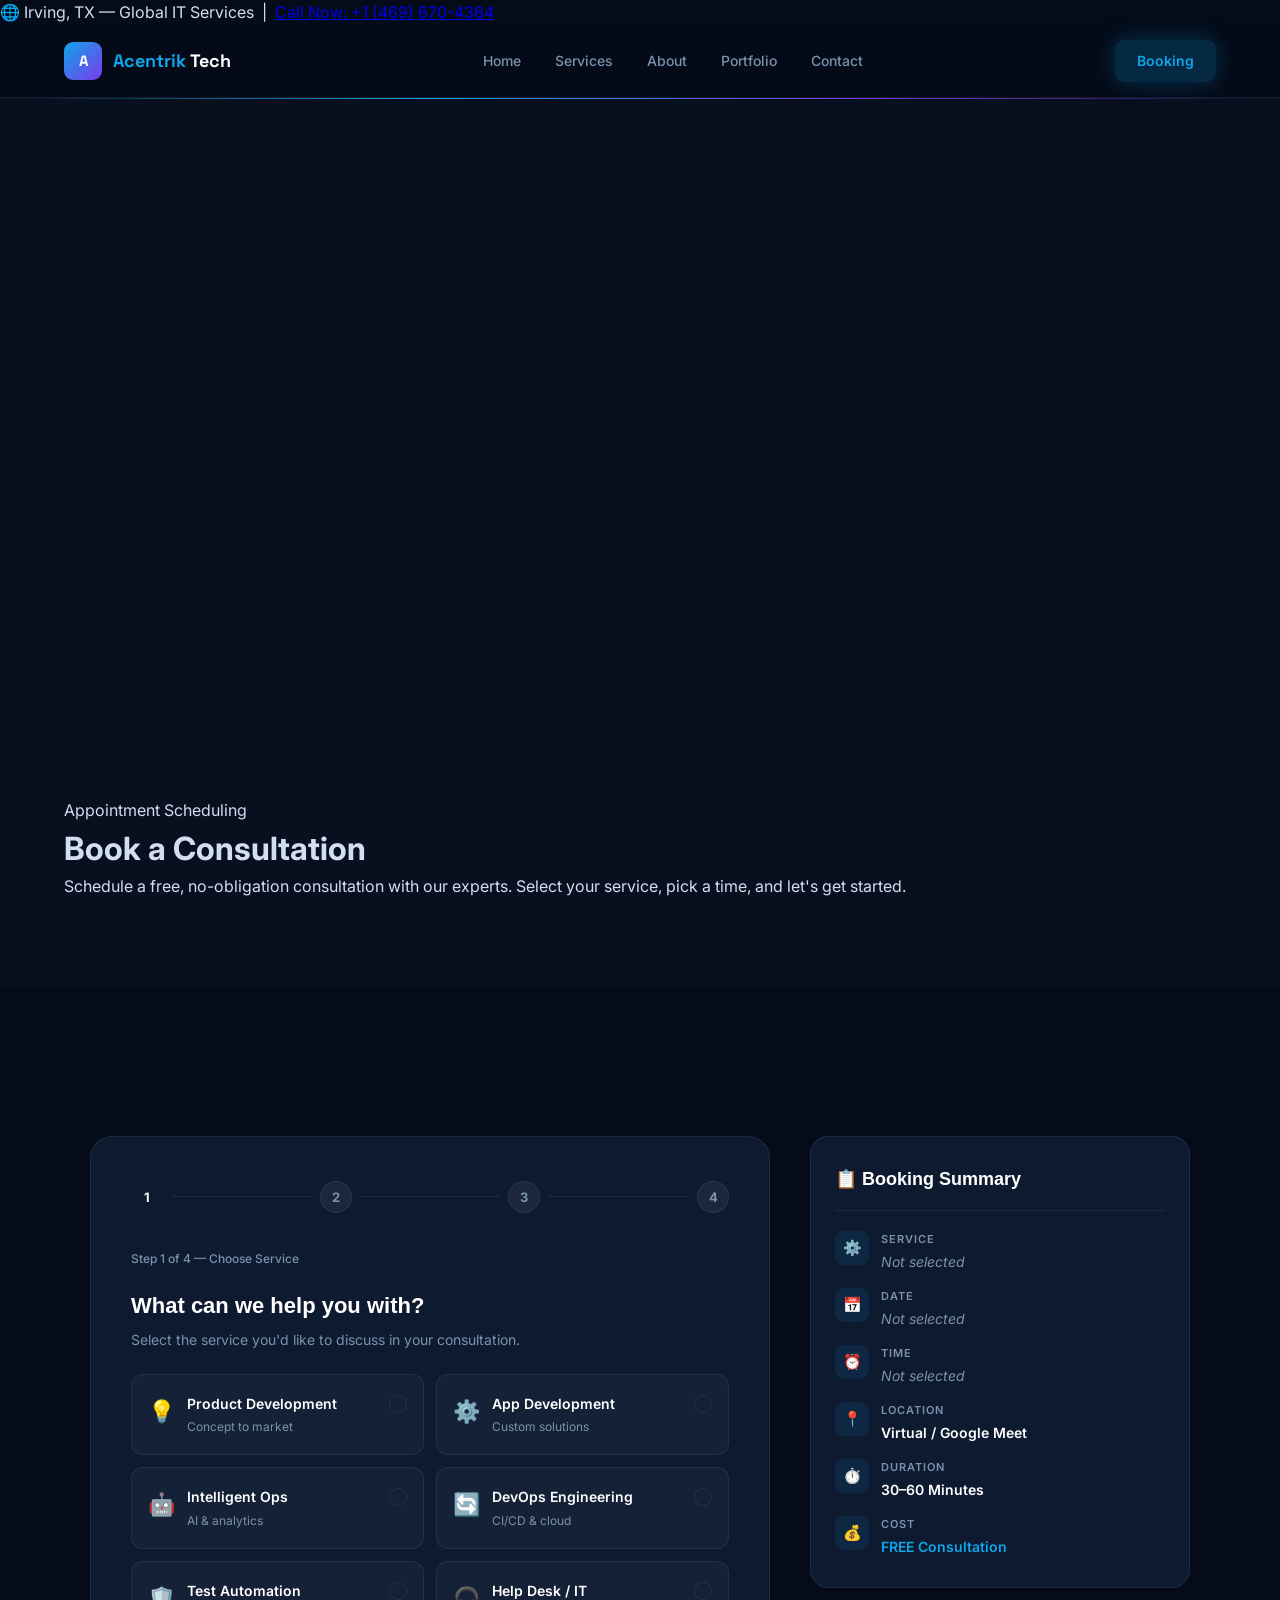
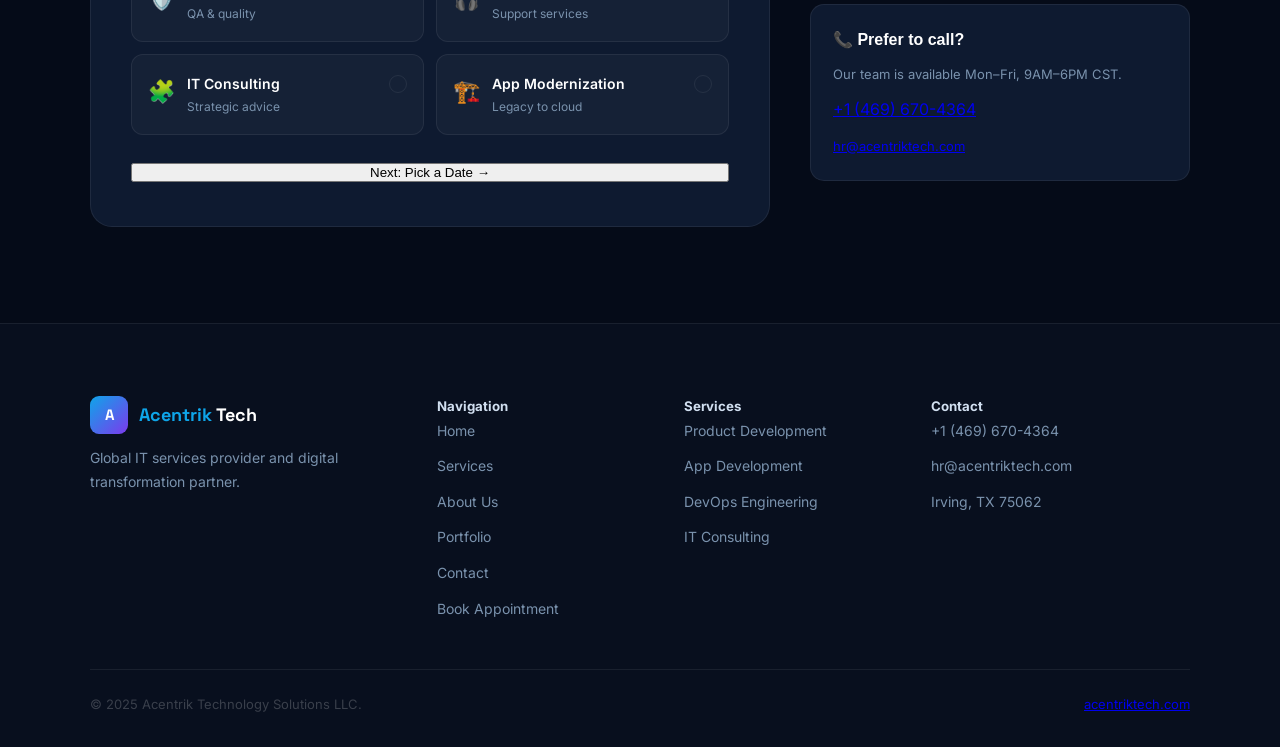
<file: book.html>
<!DOCTYPE html>
<html lang="en">
<head>
<meta charset="UTF-8"><meta name="viewport" content="width=device-width, initial-scale=1.0">
<title>Book an Appointment | Acentrik Technology Solutions LLC</title>
<link rel="stylesheet" href="style.css">
<style>
.book-layout { display: grid; grid-template-columns: 1fr 380px; gap: 40px; margin-top: 52px; align-items: start; }
@media (max-width: 960px) { .book-layout { grid-template-columns: 1fr; } }

/* BOOKING BOX */
.booking-box {
  background: var(--card); border: 1px solid var(--border2);
  border-radius: 22px; padding: 44px 40px; position: relative; overflow: hidden;
}
@media (max-width: 500px) { .booking-box { padding: 28px 20px; } }
.booking-box::before {
  content: ''; position: absolute; top: 0; left: 0; right: 0; height: 3px;
  background: var(--grad);
}
.step-indicator { display: flex; gap: 8px; margin-bottom: 36px; align-items: center; }
.step-dot {
  width: 32px; height: 32px; border-radius: 50%; display: flex; align-items: center; justify-content: center;
  font-size: 13px; font-weight: 700; transition: all 0.3s;
  background: rgba(255,255,255,0.06); border: 1px solid var(--border2); color: var(--muted);
}
.step-dot.active { background: var(--grad); color: white; border-color: transparent; }
.step-dot.done { background: rgba(14,165,233,0.2); color: var(--accent); border-color: rgba(14,165,233,0.4); }
.step-line { flex: 1; height: 1px; background: var(--border2); }
.step-label { font-size: 12px; color: var(--muted); font-weight: 500; margin-bottom: 20px; }

/* STEP PANELS */
.step-panel { display: none; }
.step-panel.active { display: block; }

/* SERVICE SELECTION */
.service-cards { display: grid; grid-template-columns: 1fr 1fr; gap: 12px; }
@media (max-width: 560px) { .service-cards { grid-template-columns: 1fr; } }
.svc-select-card {
  padding: 18px 16px; border-radius: 12px;
  background: rgba(255,255,255,0.03); border: 1.5px solid var(--border2);
  cursor: pointer; transition: all 0.2s; display: flex; align-items: flex-start; gap: 12px;
}
.svc-select-card:hover { border-color: rgba(14,165,233,0.35); background: rgba(14,165,233,0.05); }
.svc-select-card.selected { border-color: var(--accent); background: rgba(14,165,233,0.08); }
.svc-select-icon { font-size: 22px; flex-shrink: 0; margin-top: 1px; }
.svc-select-name { font-size: 14px; font-weight: 600; color: var(--white); margin-bottom: 3px; }
.svc-select-desc { font-size: 12px; color: var(--muted); line-height: 1.5; }
.svc-check {
  width: 18px; height: 18px; border-radius: 50%; border: 1.5px solid var(--border2);
  margin-left: auto; flex-shrink: 0; margin-top: 2px;
  display: flex; align-items: center; justify-content: center; font-size: 10px; color: transparent;
  transition: all 0.2s;
}
.svc-select-card.selected .svc-check { background: var(--accent); border-color: var(--accent); color: white; }

/* CALENDAR */
.cal-header { display: flex; justify-content: space-between; align-items: center; margin-bottom: 20px; }
.cal-nav-btn {
  width: 36px; height: 36px; border-radius: 8px; border: 1px solid var(--border2);
  background: none; color: var(--light); cursor: pointer; font-size: 18px;
  display: flex; align-items: center; justify-content: center; transition: border-color 0.2s, background 0.2s;
}
.cal-nav-btn:hover { border-color: rgba(14,165,233,0.4); background: rgba(14,165,233,0.07); color: var(--accent); }
.cal-month { font-family: 'Syne', sans-serif; font-size: 18px; font-weight: 700; color: var(--white); }
.cal-grid { display: grid; grid-template-columns: repeat(7,1fr); gap: 6px; }
.cal-day-name { text-align: center; font-size: 11px; font-weight: 700; letter-spacing: 1px; color: var(--muted); text-transform: uppercase; padding: 4px 0; }
.cal-day {
  aspect-ratio: 1; border-radius: 8px; display: flex; align-items: center; justify-content: center;
  font-size: 14px; font-weight: 500; cursor: pointer;
  background: rgba(255,255,255,0.03); border: 1px solid transparent;
  color: var(--light); transition: all 0.2s;
}
.cal-day:hover:not(.empty):not(.past) { border-color: rgba(14,165,233,0.35); background: rgba(14,165,233,0.08); color: var(--accent); }
.cal-day.selected { background: var(--grad); color: white; border-color: transparent; font-weight: 700; }
.cal-day.today { border-color: rgba(14,165,233,0.4); color: var(--accent); }
.cal-day.past { opacity: 0.3; cursor: not-allowed; }
.cal-day.empty { background: none; border: none; cursor: default; }

/* TIME SLOTS */
.time-grid { display: grid; grid-template-columns: repeat(3,1fr); gap: 10px; margin-top: 20px; }
.time-slot {
  padding: 11px 8px; border-radius: 10px; text-align: center;
  background: rgba(255,255,255,0.03); border: 1px solid var(--border2);
  font-size: 14px; font-weight: 600; cursor: pointer; color: var(--light);
  transition: all 0.2s;
}
.time-slot:hover:not(.unavailable) { border-color: rgba(14,165,233,0.4); background: rgba(14,165,233,0.07); color: var(--accent); }
.time-slot.selected { background: var(--grad); color: white; border-color: transparent; }
.time-slot.unavailable { opacity: 0.3; cursor: not-allowed; text-decoration: line-through; }

/* FORM PANEL */
.book-form-spacer { margin-bottom: 14px; }
.terms-check { display: flex; align-items: flex-start; gap: 10px; margin: 16px 0; }
.terms-check input { margin-top: 2px; accent-color: var(--accent); flex-shrink: 0; }
.terms-check label { font-size: 13px; color: var(--muted); line-height: 1.5; }
.terms-check a { color: var(--accent); }

/* NAV BUTTONS */
.step-nav { display: flex; gap: 12px; margin-top: 28px; }
.step-nav-back {
  background: rgba(255,255,255,0.05); border: 1px solid var(--border2);
  color: var(--light); padding: 13px 24px; border-radius: 10px;
  font-size: 14px; font-weight: 600; cursor: pointer; font-family: 'Inter', sans-serif;
  transition: background 0.2s;
}
.step-nav-back:hover { background: rgba(255,255,255,0.09); }

/* SUMMARY PANEL */
.summary-box {
  background: var(--card); border: 1px solid var(--border2);
  border-radius: 18px; padding: 28px 24px; position: sticky; top: 90px;
}
.summary-title { font-family: 'Syne', sans-serif; font-size: 18px; font-weight: 700; color: var(--white); margin-bottom: 20px; padding-bottom: 16px; border-bottom: 1px solid var(--border2); }
.summary-row { display: flex; flex-direction: column; gap: 14px; }
.summary-item { display: flex; gap: 12px; align-items: flex-start; }
.s-icon { width: 34px; height: 34px; border-radius: 9px; background: rgba(14,165,233,0.1); display: flex; align-items: center; justify-content: center; font-size: 15px; flex-shrink: 0; }
.s-label { font-size: 11px; font-weight: 600; letter-spacing: 1px; text-transform: uppercase; color: var(--muted); margin-bottom: 3px; }
.s-val { font-size: 14px; font-weight: 600; color: var(--white); }
.s-val.empty { color: var(--muted); font-weight: 400; font-style: italic; }

/* SUCCESS STATE */
.booking-success {
  display: none; text-align: center; padding: 40px 20px;
}
.success-icon { font-size: 64px; margin-bottom: 20px; }
.booking-success h3 { font-family: 'Syne', sans-serif; font-size: 26px; font-weight: 700; color: var(--white); margin-bottom: 10px; }
.booking-success p { font-size: 15px; color: var(--muted); line-height: 1.7; margin-bottom: 24px; }
</style>
</head>
<body>
<div class="topbar">🌐 Irving, TX — Global IT Services &nbsp;|&nbsp; <a href="tel:+14696704364">Call Now: +1 (469) 670-4364</a></div>
<nav>
  <a href="index.html" class="logo"><div class="logo-icon">A</div><div class="logo-text"><span>Acentrik</span> Tech</div></a>
  <ul class="nav-links">
    <li><a href="index.html">Home</a></li>
    <li><a href="services.html">Services</a></li>
    <li><a href="about.html">About</a></li>
    <li><a href="gallery.html">Portfolio</a></li>
    <li><a href="contact.html">Contact</a></li>
  </ul>
  <a href="book.html" class="nav-cta" style="background:rgba(14,165,233,0.2);color:var(--accent);">Booking</a>
</nav>

<div class="page-hero">
  <div class="glow-blob glow-blue" style="width:600px;height:600px;top:-200px;left:-200px;"></div>
  <div class="page-hero-content">
    <div class="eyebrow">Appointment Scheduling</div>
    <h1>Book a <span>Consultation</span></h1>
    <p>Schedule a free, no-obligation consultation with our experts. Select your service, pick a time, and let's get started.</p>
  </div>
</div>

<section class="section">
  <div class="section-inner">
    <div class="book-layout">

      <!-- BOOKING WIZARD -->
      <div class="booking-box" id="booking-box">

        <!-- STEP INDICATOR -->
        <div class="step-indicator">
          <div class="step-dot active" id="dot1">1</div>
          <div class="step-line"></div>
          <div class="step-dot" id="dot2">2</div>
          <div class="step-line"></div>
          <div class="step-dot" id="dot3">3</div>
          <div class="step-line"></div>
          <div class="step-dot" id="dot4">4</div>
        </div>

        <!-- STEP 1: SERVICE -->
        <div class="step-panel active" id="step1">
          <div class="step-label">Step 1 of 4 — Choose Service</div>
          <h3 style="font-family:'Syne',sans-serif;font-size:22px;font-weight:700;color:var(--white);margin-bottom:6px;">What can we help you with?</h3>
          <p style="font-size:14px;color:var(--muted);margin-bottom:22px;">Select the service you'd like to discuss in your consultation.</p>
          <div class="service-cards">
            <div class="svc-select-card" onclick="selectService(this,'Product Development')">
              <div class="svc-select-icon">💡</div>
              <div><div class="svc-select-name">Product Development</div><div class="svc-select-desc">Concept to market</div></div>
              <div class="svc-check">✓</div>
            </div>
            <div class="svc-select-card" onclick="selectService(this,'App Development')">
              <div class="svc-select-icon">⚙️</div>
              <div><div class="svc-select-name">App Development</div><div class="svc-select-desc">Custom solutions</div></div>
              <div class="svc-check">✓</div>
            </div>
            <div class="svc-select-card" onclick="selectService(this,'Intelligent Operations')">
              <div class="svc-select-icon">🤖</div>
              <div><div class="svc-select-name">Intelligent Ops</div><div class="svc-select-desc">AI & analytics</div></div>
              <div class="svc-check">✓</div>
            </div>
            <div class="svc-select-card" onclick="selectService(this,'DevOps Engineering')">
              <div class="svc-select-icon">🔄</div>
              <div><div class="svc-select-name">DevOps Engineering</div><div class="svc-select-desc">CI/CD & cloud</div></div>
              <div class="svc-check">✓</div>
            </div>
            <div class="svc-select-card" onclick="selectService(this,'Test Automation')">
              <div class="svc-select-icon">🛡️</div>
              <div><div class="svc-select-name">Test Automation</div><div class="svc-select-desc">QA & quality</div></div>
              <div class="svc-check">✓</div>
            </div>
            <div class="svc-select-card" onclick="selectService(this,'Help Desk / IT Support')">
              <div class="svc-select-icon">🎧</div>
              <div><div class="svc-select-name">Help Desk / IT</div><div class="svc-select-desc">Support services</div></div>
              <div class="svc-check">✓</div>
            </div>
            <div class="svc-select-card" onclick="selectService(this,'IT Consulting')">
              <div class="svc-select-icon">🧩</div>
              <div><div class="svc-select-name">IT Consulting</div><div class="svc-select-desc">Strategic advice</div></div>
              <div class="svc-check">✓</div>
            </div>
            <div class="svc-select-card" onclick="selectService(this,'App Modernization')">
              <div class="svc-select-icon">🏗️</div>
              <div><div class="svc-select-name">App Modernization</div><div class="svc-select-desc">Legacy to cloud</div></div>
              <div class="svc-check">✓</div>
            </div>
          </div>
          <div class="step-nav">
            <button class="btn-primary" style="flex:1;" onclick="goToStep(2)">Next: Pick a Date →</button>
          </div>
        </div>

        <!-- STEP 2: DATE -->
        <div class="step-panel" id="step2">
          <div class="step-label">Step 2 of 4 — Select Date</div>
          <h3 style="font-family:'Syne',sans-serif;font-size:22px;font-weight:700;color:var(--white);margin-bottom:6px;">Choose a date</h3>
          <p style="font-size:14px;color:var(--muted);margin-bottom:22px;">All consultations are free and last 30–60 minutes.</p>
          <div class="cal-header">
            <button class="cal-nav-btn" onclick="prevMonth()">‹</button>
            <span class="cal-month" id="cal-month-label"></span>
            <button class="cal-nav-btn" onclick="nextMonth()">›</button>
          </div>
          <div class="cal-grid" id="cal-grid"></div>
          <div class="step-nav">
            <button class="step-nav-back" onclick="goToStep(1)">← Back</button>
            <button class="btn-primary" style="flex:1;" onclick="goToStep(3)">Next: Pick a Time →</button>
          </div>
        </div>

        <!-- STEP 3: TIME -->
        <div class="step-panel" id="step3">
          <div class="step-label">Step 3 of 4 — Select Time</div>
          <h3 style="font-family:'Syne',sans-serif;font-size:22px;font-weight:700;color:var(--white);margin-bottom:6px;">Choose a time slot</h3>
          <p style="font-size:14px;color:var(--muted);margin-bottom:22px;">All times are in Central Standard Time (CST).</p>
          <div class="time-grid">
            <div class="time-slot" onclick="selectTime(this,'9:00 AM')">9:00 AM</div>
            <div class="time-slot" onclick="selectTime(this,'9:30 AM')">9:30 AM</div>
            <div class="time-slot" onclick="selectTime(this,'10:00 AM')">10:00 AM</div>
            <div class="time-slot" onclick="selectTime(this,'10:30 AM')">10:30 AM</div>
            <div class="time-slot" onclick="selectTime(this,'11:00 AM')">11:00 AM</div>
            <div class="time-slot unavailable">11:30 AM</div>
            <div class="time-slot unavailable">12:00 PM</div>
            <div class="time-slot" onclick="selectTime(this,'1:00 PM')">1:00 PM</div>
            <div class="time-slot" onclick="selectTime(this,'1:30 PM')">1:30 PM</div>
            <div class="time-slot" onclick="selectTime(this,'2:00 PM')">2:00 PM</div>
            <div class="time-slot" onclick="selectTime(this,'2:30 PM')">2:30 PM</div>
            <div class="time-slot" onclick="selectTime(this,'3:00 PM')">3:00 PM</div>
            <div class="time-slot unavailable">3:30 PM</div>
            <div class="time-slot" onclick="selectTime(this,'4:00 PM')">4:00 PM</div>
            <div class="time-slot" onclick="selectTime(this,'4:30 PM')">4:30 PM</div>
          </div>
          <div class="step-nav">
            <button class="step-nav-back" onclick="goToStep(2)">← Back</button>
            <button class="btn-primary" style="flex:1;" onclick="goToStep(4)">Next: Your Details →</button>
          </div>
        </div>

        <!-- STEP 4: DETAILS -->
        <div class="step-panel" id="step4">
          <div class="step-label">Step 4 of 4 — Your Details</div>
          <h3 style="font-family:'Syne',sans-serif;font-size:22px;font-weight:700;color:var(--white);margin-bottom:6px;">Almost done!</h3>
          <p style="font-size:14px;color:var(--muted);margin-bottom:22px;">We'll send confirmation details to your email.</p>
          <div class="form-row-2 book-form-spacer">
            <div class="form-group"><label>First Name</label><input type="text" id="b-first" placeholder="John" required></div>
            <div class="form-group"><label>Last Name</label><input type="text" id="b-last" placeholder="Smith"></div>
          </div>
          <div class="form-group book-form-spacer"><label>Email Address</label><input type="email" id="b-email" placeholder="john@company.com" required></div>
          <div class="form-group book-form-spacer"><label>Phone Number</label><input type="tel" id="b-phone" placeholder="+1 (469) 000-0000"></div>
          <div class="form-group book-form-spacer"><label>Company / Organization</label><input type="text" id="b-company" placeholder="Your Company LLC"></div>
          <div class="form-group"><label>Briefly describe your project or goals</label><textarea id="b-notes" placeholder="Tell us a bit about what you're looking to accomplish..."></textarea></div>
          <div class="terms-check">
            <input type="checkbox" id="terms" required>
            <label for="terms">I agree to be contacted by Acentrik Technology Solutions regarding this inquiry. View our <a href="contact.html">privacy policy</a>.</label>
          </div>
          <div class="step-nav">
            <button class="step-nav-back" onclick="goToStep(3)">← Back</button>
            <button class="btn-primary" style="flex:1;" onclick="submitBooking()">Confirm Booking ✓</button>
          </div>
        </div>

        <!-- SUCCESS -->
        <div class="booking-success" id="booking-success">
          <div class="success-icon">✅</div>
          <h3>Booking Confirmed!</h3>
          <p>Thank you! Your consultation request has been received. A member of our team will confirm your appointment and send calendar details to your email within a few hours.</p>
          <p style="font-size:14px;color:var(--accent);font-weight:600;" id="booking-summary-text"></p>
          <a href="index.html" class="btn-primary" style="margin-top:8px;">Return to Home →</a>
        </div>

      </div>

      <!-- SUMMARY SIDEBAR -->
      <div>
        <div class="summary-box">
          <div class="summary-title">📋 Booking Summary</div>
          <div class="summary-row">
            <div class="summary-item">
              <div class="s-icon">⚙️</div>
              <div><div class="s-label">Service</div><div class="s-val empty" id="s-service">Not selected</div></div>
            </div>
            <div class="summary-item">
              <div class="s-icon">📅</div>
              <div><div class="s-label">Date</div><div class="s-val empty" id="s-date">Not selected</div></div>
            </div>
            <div class="summary-item">
              <div class="s-icon">⏰</div>
              <div><div class="s-label">Time</div><div class="s-val empty" id="s-time">Not selected</div></div>
            </div>
            <div class="summary-item">
              <div class="s-icon">📍</div>
              <div><div class="s-label">Location</div><div class="s-val">Virtual / Google Meet</div></div>
            </div>
            <div class="summary-item">
              <div class="s-icon">⏱️</div>
              <div><div class="s-label">Duration</div><div class="s-val">30–60 Minutes</div></div>
            </div>
            <div class="summary-item">
              <div class="s-icon">💰</div>
              <div><div class="s-label">Cost</div><div class="s-val" style="color:var(--accent);">FREE Consultation</div></div>
            </div>
          </div>
        </div>

        <div style="background:var(--card);border:1px solid var(--border2);border-radius:14px;padding:22px;margin-top:16px;">
          <h4 style="font-family:'Syne',sans-serif;font-size:16px;font-weight:700;color:var(--white);margin-bottom:12px;">📞 Prefer to call?</h4>
          <p style="font-size:13px;color:var(--muted);margin-bottom:12px;">Our team is available Mon–Fri, 9AM–6PM CST.</p>
          <a href="tel:+14696704364" class="btn-ghost" style="width:100%;justify-content:center;">+1 (469) 670-4364</a>
          <div style="margin-top:10px;"></div>
          <a href="mailto:hr@acentriktech.com" class="btn-ghost" style="width:100%;justify-content:center;font-size:13px;">hr@acentriktech.com</a>
        </div>
      </div>

    </div>
  </div>
</section>

<footer>
  <div class="footer-grid">
    <div class="footer-brand"><a href="index.html" class="logo" style="display:inline-flex;"><div class="logo-icon">A</div><div class="logo-text"><span>Acentrik</span> Tech</div></a><p>Global IT services provider and digital transformation partner.</p></div>
    <div class="footer-col"><h5>Navigation</h5><ul><li><a href="index.html">Home</a></li><li><a href="services.html">Services</a></li><li><a href="about.html">About Us</a></li><li><a href="gallery.html">Portfolio</a></li><li><a href="contact.html">Contact</a></li><li><a href="book.html">Book Appointment</a></li></ul></div>
    <div class="footer-col"><h5>Services</h5><ul><li><a href="services.html">Product Development</a></li><li><a href="services.html">App Development</a></li><li><a href="services.html">DevOps Engineering</a></li><li><a href="services.html">IT Consulting</a></li></ul></div>
    <div class="footer-col"><h5>Contact</h5><ul><li><a href="tel:+14696704364">+1 (469) 670-4364</a></li><li><a href="mailto:hr@acentriktech.com">hr@acentriktech.com</a></li><li><a href="contact.html">Irving, TX 75062</a></li></ul></div>
  </div>
  <div class="footer-bottom"><span class="footer-copy">© 2025 Acentrik Technology Solutions LLC.</span><span class="footer-copy"><a href="https://www.acentriktech.com">acentriktech.com</a></span></div>
</footer>

<script>
const state = { service: '', date: '', time: '', month: new Date().getMonth(), year: new Date().getFullYear() };
const MONTHS = ['January','February','March','April','May','June','July','August','September','October','November','December'];
const DAYS = ['Sun','Mon','Tue','Wed','Thu','Fri','Sat'];

function goToStep(n) {
  if (n === 2 && !state.service) { alert('Please select a service first.'); return; }
  if (n === 3 && !state.date) { alert('Please select a date.'); return; }
  if (n === 4 && !state.time) { alert('Please select a time slot.'); return; }
  [1,2,3,4].forEach(i => {
    document.getElementById('step'+i).classList.toggle('active', i === n);
    const d = document.getElementById('dot'+i);
    d.classList.toggle('active', i === n);
    d.classList.toggle('done', i < n);
  });
  if (n === 2) renderCalendar();
}

function selectService(el, name) {
  document.querySelectorAll('.svc-select-card').forEach(c => c.classList.remove('selected'));
  el.classList.add('selected');
  state.service = name;
  document.getElementById('s-service').textContent = name;
  document.getElementById('s-service').classList.remove('empty');
}

function renderCalendar() {
  const label = document.getElementById('cal-month-label');
  label.textContent = MONTHS[state.month] + ' ' + state.year;
  const grid = document.getElementById('cal-grid');
  grid.innerHTML = DAYS.map(d => `<div class="cal-day-name">${d}</div>`).join('');
  const first = new Date(state.year, state.month, 1).getDay();
  const days = new Date(state.year, state.month+1, 0).getDate();
  const today = new Date(); today.setHours(0,0,0,0);
  for (let i = 0; i < first; i++) grid.innerHTML += '<div class="cal-day empty"></div>';
  for (let d = 1; d <= days; d++) {
    const date = new Date(state.year, state.month, d);
    const isPast = date < today;
    const isWeekend = date.getDay() === 0 || date.getDay() === 6;
    const dateStr = `${MONTHS[state.month]} ${d}, ${state.year}`;
    const isSel = state.date === dateStr;
    const isToday = date.toDateString() === today.toDateString();
    let cls = 'cal-day';
    if (isPast || isWeekend) cls += ' past';
    if (isSel) cls += ' selected';
    if (isToday && !isPast) cls += ' today';
    const click = (!isPast && !isWeekend) ? `onclick="selectDay(this,'${dateStr}')"` : '';
    grid.innerHTML += `<div class="${cls}" ${click}>${d}</div>`;
  }
}
function selectDay(el, dateStr) {
  document.querySelectorAll('.cal-day').forEach(d => d.classList.remove('selected'));
  el.classList.add('selected');
  state.date = dateStr;
  document.getElementById('s-date').textContent = dateStr;
  document.getElementById('s-date').classList.remove('empty');
}
function prevMonth() { if (state.month === 0) { state.month = 11; state.year--; } else state.month--; renderCalendar(); }
function nextMonth() { if (state.month === 11) { state.month = 0; state.year++; } else state.month++; renderCalendar(); }

function selectTime(el, time) {
  document.querySelectorAll('.time-slot:not(.unavailable)').forEach(t => t.classList.remove('selected'));
  el.classList.add('selected');
  state.time = time;
  document.getElementById('s-time').textContent = time + ' CST';
  document.getElementById('s-time').classList.remove('empty');
}

function submitBooking() {
  const first = document.getElementById('b-first').value.trim();
  const email = document.getElementById('b-email').value.trim();
  const terms = document.getElementById('terms').checked;
  if (!first || !email) { alert('Please fill in your name and email.'); return; }
  if (!terms) { alert('Please agree to the terms.'); return; }
  document.getElementById('booking-box').innerHTML = document.getElementById('booking-success').outerHTML;
  document.getElementById('booking-success').style.display = 'block';
  document.getElementById('booking-summary-text').textContent =
    `${state.service} · ${state.date} at ${state.time} CST`;
  // In production: send to Formspree/EmailJS with state + form values
}

renderCalendar();
</script>
</body>
</html>
</file>
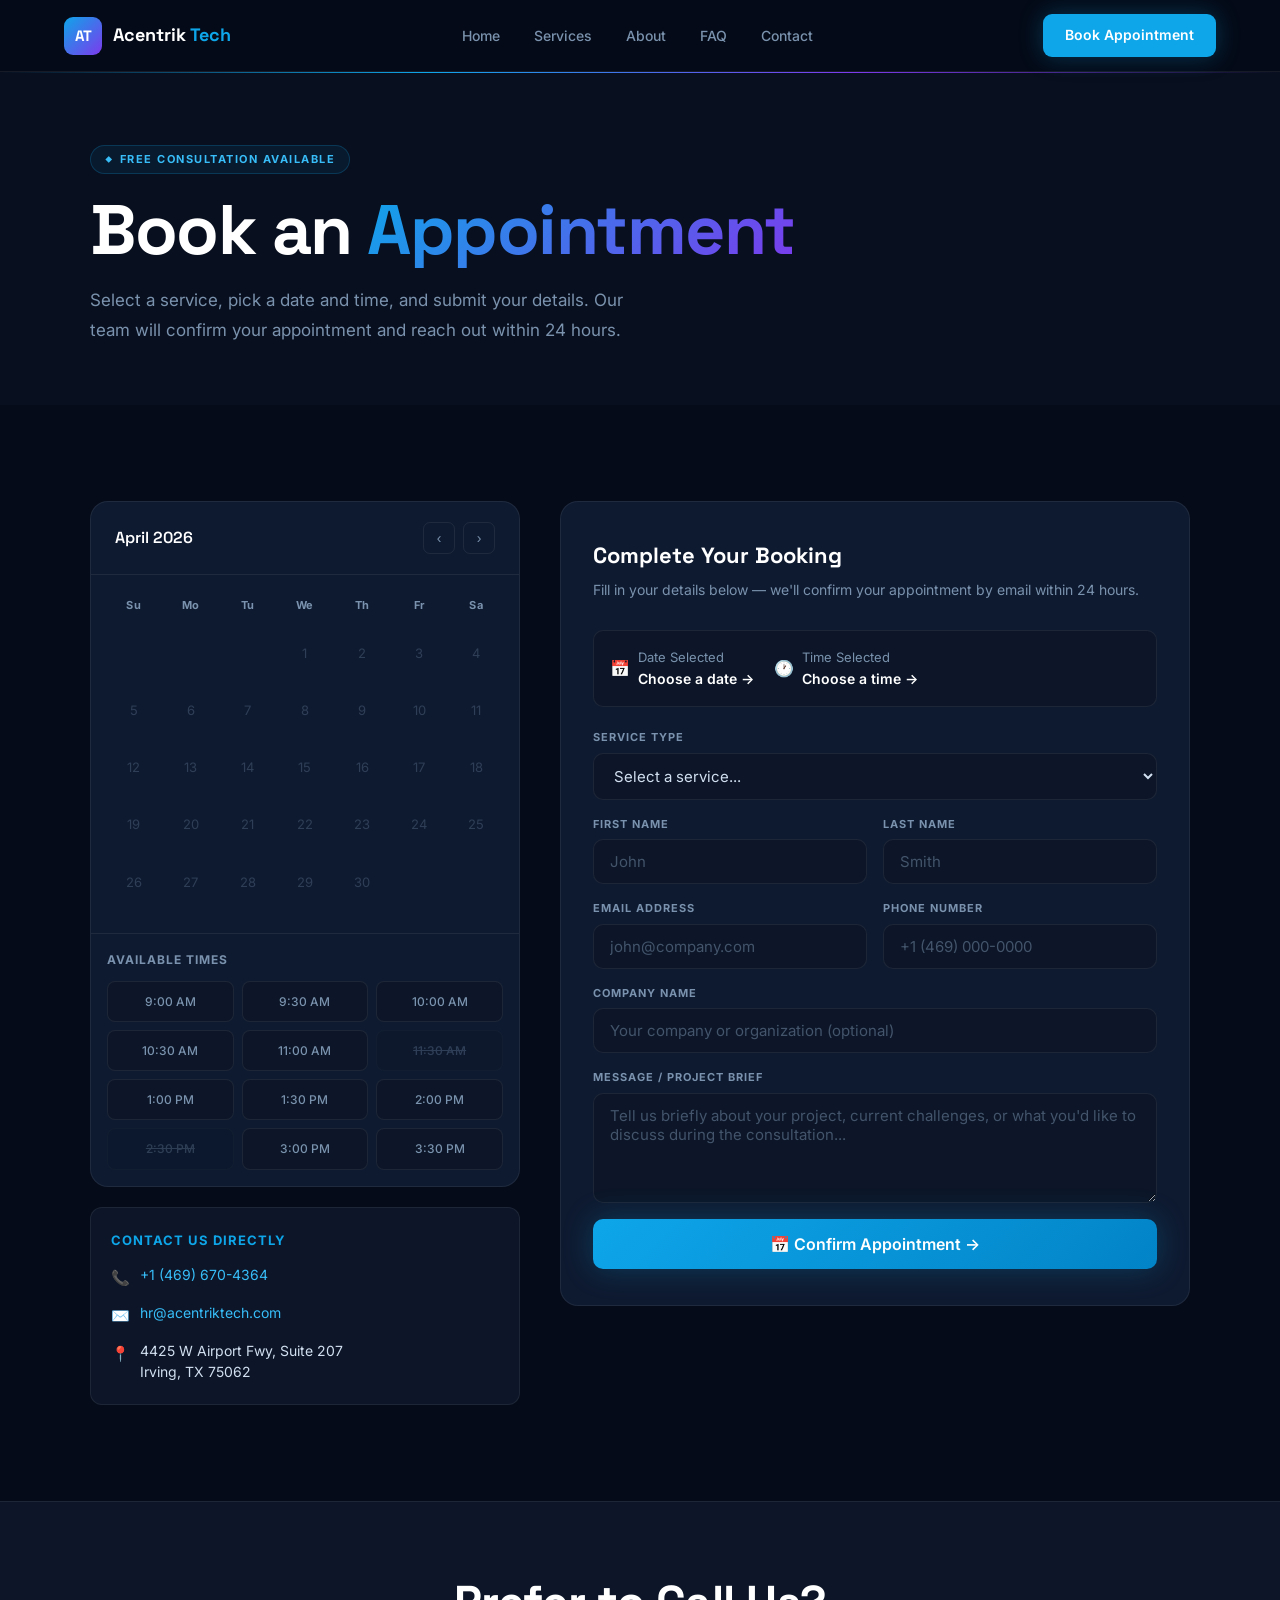
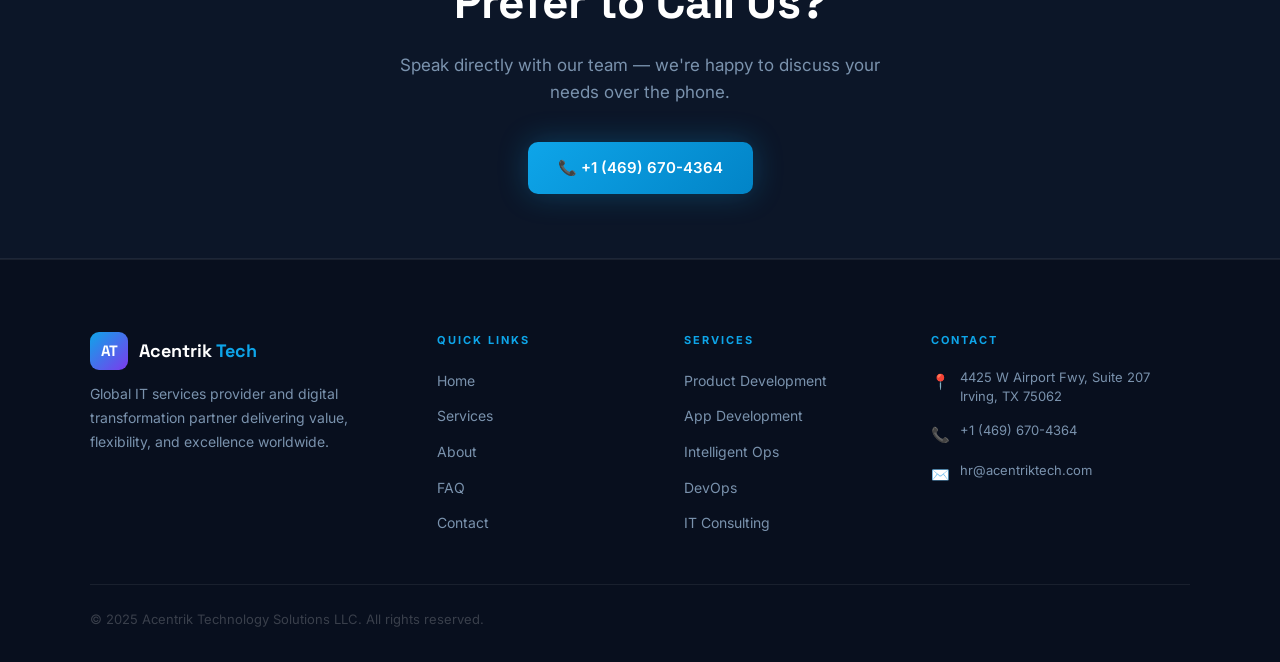
<file: booking.html>
<!DOCTYPE html>
<html lang="en">
<head>
<meta charset="UTF-8"><meta name="viewport" content="width=device-width, initial-scale=1.0">
<title>Book Appointment | Acentrik Technology Solutions LLC</title>
<link rel="stylesheet" href="style.css">
<style>
.booking-layout { display: grid; grid-template-columns: 1fr 1.4fr; gap: 40px; margin-top: 48px; align-items: start; }
@media (max-width: 860px) { .booking-layout { grid-template-columns: 1fr; } }

/* CALENDAR PANEL */
.cal-panel { background: var(--card); border: 1px solid var(--border2); border-radius: 18px; overflow: hidden; }
.cal-header { padding: 20px 24px; display: flex; align-items: center; justify-content: space-between; border-bottom: 1px solid var(--border2); }
.cal-month { font-family: 'Space Grotesk',sans-serif; font-size: 16px; font-weight: 600; color: var(--white); }
.cal-nav { display: flex; gap: 8px; }
.cal-btn { width: 32px; height: 32px; border-radius: 7px; border: 1px solid var(--border2); background: none; color: var(--muted); cursor: pointer; font-size: 14px; transition: all 0.2s; display: flex; align-items: center; justify-content: center; }
.cal-btn:hover { border-color: var(--border); color: var(--white); background: var(--card2); }
.cal-grid { padding: 16px; }
.cal-days-head { display: grid; grid-template-columns: repeat(7,1fr); gap: 4px; margin-bottom: 6px; }
.cal-days-head span { text-align: center; font-size: 11px; font-weight: 700; color: var(--muted); padding: 6px 0; letter-spacing: 0.5px; }
.cal-days { display: grid; grid-template-columns: repeat(7,1fr); gap: 4px; }
.cal-day {
  aspect-ratio: 1; display: flex; align-items: center; justify-content: center;
  font-size: 13px; border-radius: 8px; cursor: pointer; transition: all 0.2s;
  color: var(--muted); border: 1px solid transparent;
}
.cal-day:hover:not(.empty):not(.past) { background: var(--card2); border-color: var(--border2); color: var(--white); }
.cal-day.available { color: var(--text); }
.cal-day.selected { background: linear-gradient(135deg, var(--accent), #0284c7); color: white; border-color: transparent; font-weight: 600; }
.cal-day.today { border-color: var(--accent); color: var(--accent2); font-weight: 600; }
.cal-day.past { opacity: 0.3; cursor: not-allowed; }
.cal-day.empty { cursor: default; }

/* TIME SLOTS */
.time-section { padding: 0 16px 16px; border-top: 1px solid var(--border2); margin-top: 8px; }
.time-label { font-size: 12px; font-weight: 700; letter-spacing: 1px; text-transform: uppercase; color: var(--muted); margin: 16px 0 12px; }
.time-slots { display: grid; grid-template-columns: repeat(3,1fr); gap: 8px; }
.time-slot {
  padding: 10px 6px; text-align: center; border-radius: 8px;
  border: 1px solid var(--border2); cursor: pointer; font-size: 12px; font-weight: 500;
  color: var(--muted); transition: all 0.2s; background: var(--bg3);
}
.time-slot:hover:not(.unavail) { border-color: var(--border); color: var(--white); background: var(--card2); }
.time-slot.selected { background: linear-gradient(135deg, var(--accent), #0284c7); color: white; border-color: transparent; }
.time-slot.unavail { opacity: 0.3; cursor: not-allowed; text-decoration: line-through; }

/* BOOKING FORM */
.booking-form-panel { background: var(--card); border: 1px solid var(--border2); border-radius: 18px; padding: 36px 32px; }
.booking-form-panel h3 { font-family: 'Space Grotesk',sans-serif; font-size: 22px; font-weight: 700; color: var(--white); margin-bottom: 6px; }
.booking-form-panel .booking-sub { font-size: 14px; color: var(--muted); margin-bottom: 28px; }
.selected-summary { background: var(--bg3); border: 1px solid var(--border2); border-radius: 10px; padding: 16px; margin-bottom: 22px; display: flex; gap: 20px; flex-wrap: wrap; }
.summary-item { display: flex; align-items: center; gap: 8px; }
.summary-item .s-ico { font-size: 16px; }
.summary-item p { font-size: 13px; color: var(--muted); }
.summary-item strong { display: block; font-size: 14px; color: var(--white); font-weight: 600; }

/* STEP INDICATOR */
.steps { display: flex; align-items: center; gap: 0; margin-bottom: 32px; }
.step-item { display: flex; align-items: center; gap: 8px; }
.step-num { width: 28px; height: 28px; border-radius: 50%; border: 2px solid var(--border2); display: flex; align-items: center; justify-content: center; font-size: 12px; font-weight: 700; color: var(--muted); transition: all 0.2s; }
.step-num.active { border-color: var(--accent); color: var(--accent); background: rgba(14,165,233,0.1); }
.step-num.done { border-color: var(--accent); background: var(--accent); color: white; }
.step-label { font-size: 12px; font-weight: 600; color: var(--muted); }
.step-label.active { color: var(--accent2); }
.step-line { flex: 1; height: 1px; background: var(--border2); margin: 0 12px; min-width: 24px; }

/* CONFIRMATION */
.confirm-box { display: none; text-align: center; padding: 40px 20px; }
.confirm-icon { font-size: 56px; margin-bottom: 20px; }
.confirm-box h3 { font-family: 'Space Grotesk',sans-serif; font-size: 26px; font-weight: 700; color: var(--white); margin-bottom: 12px; }
.confirm-box p { font-size: 15px; color: var(--muted); line-height: 1.7; max-width: 380px; margin: 0 auto 28px; }

/* SIDEBAR INFO */
.booking-sidebar { display: flex; flex-direction: column; gap: 20px; }
.info-card { background: var(--bg3); border: 1px solid var(--border2); border-radius: 12px; padding: 22px 20px; }
.info-card h4 { font-size: 13px; font-weight: 700; letter-spacing: 1px; text-transform: uppercase; color: var(--accent); margin-bottom: 14px; }
.info-row { display: flex; align-items: flex-start; gap: 10px; margin-bottom: 12px; }
.info-row:last-child { margin-bottom: 0; }
.info-row .ico { font-size: 15px; flex-shrink: 0; margin-top: 2px; }
.info-row p { font-size: 14px; color: var(--text); line-height: 1.5; }
.info-row a { color: var(--accent2); text-decoration: none; }
.info-row a:hover { text-decoration: underline; }
</style>
</head>
<body>

<nav>
  <a href="index.html" class="logo">
    <div class="logo-icon">AT</div>
    <span class="logo-text">Acentrik <span>Tech</span></span>
  </a>
  <ul class="nav-links">
    <li><a href="index.html">Home</a></li>
    <li><a href="services.html">Services</a></li>
    <li><a href="about.html">About</a></li>
    <li><a href="faq.html">FAQ</a></li>
    <li><a href="contact.html">Contact</a></li>
  </ul>
  <a href="booking.html" class="nav-cta active" style="background:var(--accent);">Book Appointment</a>
</nav>

<div class="page-hero" style="padding:72px 5% 60px;">
  <div class="page-hero-inner">
    <div class="pill">Free Consultation Available</div>
    <h1 class="h1">Book an <span class="grad">Appointment</span></h1>
    <p class="sub">Select a service, pick a date and time, and submit your details. Our team will confirm your appointment and reach out within 24 hours.</p>
  </div>
</div>

<section class="section" style="padding-top:48px;">
  <div class="section-inner">
    <div class="booking-layout">

      <!-- LEFT: CALENDAR + TIME -->
      <div class="booking-sidebar">
        <div class="cal-panel">
          <div class="cal-header">
            <span class="cal-month" id="cal-month-label">April 2026</span>
            <div class="cal-nav">
              <button class="cal-btn" onclick="changeMonth(-1)">‹</button>
              <button class="cal-btn" onclick="changeMonth(1)">›</button>
            </div>
          </div>
          <div class="cal-grid">
            <div class="cal-days-head">
              <span>Su</span><span>Mo</span><span>Tu</span><span>We</span><span>Th</span><span>Fr</span><span>Sa</span>
            </div>
            <div class="cal-days" id="cal-days"></div>
          </div>
          <div class="time-section">
            <div class="time-label">Available Times</div>
            <div class="time-slots" id="time-slots">
              <div class="time-slot" onclick="selectTime(this,'9:00 AM')">9:00 AM</div>
              <div class="time-slot" onclick="selectTime(this,'9:30 AM')">9:30 AM</div>
              <div class="time-slot" onclick="selectTime(this,'10:00 AM')">10:00 AM</div>
              <div class="time-slot" onclick="selectTime(this,'10:30 AM')">10:30 AM</div>
              <div class="time-slot" onclick="selectTime(this,'11:00 AM')">11:00 AM</div>
              <div class="time-slot unavail" >11:30 AM</div>
              <div class="time-slot" onclick="selectTime(this,'1:00 PM')">1:00 PM</div>
              <div class="time-slot" onclick="selectTime(this,'1:30 PM')">1:30 PM</div>
              <div class="time-slot" onclick="selectTime(this,'2:00 PM')">2:00 PM</div>
              <div class="time-slot unavail">2:30 PM</div>
              <div class="time-slot" onclick="selectTime(this,'3:00 PM')">3:00 PM</div>
              <div class="time-slot" onclick="selectTime(this,'3:30 PM')">3:30 PM</div>
            </div>
          </div>
        </div>

        <div class="info-card">
          <h4>Contact Us Directly</h4>
          <div class="info-row"><span class="ico">📞</span><p><a href="tel:+14696704364">+1 (469) 670-4364</a></p></div>
          <div class="info-row"><span class="ico">✉️</span><p><a href="mailto:hr@acentriktech.com">hr@acentriktech.com</a></p></div>
          <div class="info-row"><span class="ico">📍</span><p>4425 W Airport Fwy, Suite 207<br>Irving, TX 75062</p></div>
        </div>
      </div>

      <!-- RIGHT: FORM -->
      <div class="booking-form-panel">
        <div id="form-view">
          <h3>Complete Your Booking</h3>
          <p class="booking-sub">Fill in your details below — we'll confirm your appointment by email within 24 hours.</p>

          <div class="selected-summary">
            <div class="summary-item"><span class="s-ico">📅</span><div><p>Date Selected</p><strong id="summary-date">Choose a date →</strong></div></div>
            <div class="summary-item"><span class="s-ico">🕐</span><div><p>Time Selected</p><strong id="summary-time">Choose a time →</strong></div></div>
          </div>

          <div class="form-group">
            <label>Service Type</label>
            <select id="service-type">
              <option value="">Select a service...</option>
              <option>Product Development</option>
              <option>Application Development & Support</option>
              <option>Intelligent Operations (AI/ML)</option>
              <option>DevOps Engineering</option>
              <option>Test Automation</option>
              <option>Help Desk Services</option>
              <option>IT Consulting</option>
              <option>Application Modernization</option>
              <option>General Inquiry / Other</option>
            </select>
          </div>

          <div class="form-row2">
            <div class="form-group"><label>First Name</label><input type="text" id="first-name" placeholder="John"></div>
            <div class="form-group"><label>Last Name</label><input type="text" id="last-name" placeholder="Smith"></div>
          </div>
          <div class="form-row2">
            <div class="form-group"><label>Email Address</label><input type="email" id="email" placeholder="john@company.com"></div>
            <div class="form-group"><label>Phone Number</label><input type="tel" id="phone" placeholder="+1 (469) 000-0000"></div>
          </div>
          <div class="form-group">
            <label>Company Name</label>
            <input type="text" id="company" placeholder="Your company or organization (optional)">
          </div>
          <div class="form-group">
            <label>Message / Project Brief</label>
            <textarea id="message" placeholder="Tell us briefly about your project, current challenges, or what you'd like to discuss during the consultation..."></textarea>
          </div>
          <button class="sub-btn" onclick="submitBooking()">📅 Confirm Appointment →</button>
          <div class="success-msg" id="success-msg">✅ Your appointment request has been submitted! We'll confirm via email within 24 hours.</div>
        </div>

        <div class="confirm-box" id="confirm-view">
          <div class="confirm-icon">🎉</div>
          <h3>Appointment Requested!</h3>
          <p>Thank you! Your consultation request has been received. Our team will review your booking and send a confirmation to your email within 24 hours.</p>
          <div style="background:var(--bg3);border:1px solid var(--border2);border-radius:12px;padding:20px;margin-bottom:24px;text-align:left;">
            <div style="font-size:12px;font-weight:700;letter-spacing:1px;text-transform:uppercase;color:var(--muted);margin-bottom:14px;">Booking Summary</div>
            <div id="confirm-details" style="display:flex;flex-direction:column;gap:10px;"></div>
          </div>
          <a href="index.html" class="btn btn-s" style="display:inline-flex;">← Back to Home</a>
        </div>
      </div>

    </div>
  </div>
</section>

<!-- CTA -->
<div class="cta-band" style="padding:64px 5%;">
  <h2>Prefer to Call Us?</h2>
  <p>Speak directly with our team — we're happy to discuss your needs over the phone.</p>
  <a href="tel:+14696704364" class="btn btn-p">📞 +1 (469) 670-4364</a>
</div>

<footer>
  <div class="footer-grid">
    <div class="footer-brand">
      <a href="index.html" class="logo"><div class="logo-icon">AT</div><span class="logo-text">Acentrik <span>Tech</span></span></a>
      <p>Global IT services provider and digital transformation partner delivering value, flexibility, and excellence worldwide.</p>
    </div>
    <div class="footer-col"><h4>Quick Links</h4><ul><li><a href="index.html">Home</a></li><li><a href="services.html">Services</a></li><li><a href="about.html">About</a></li><li><a href="faq.html">FAQ</a></li><li><a href="contact.html">Contact</a></li></ul></div>
    <div class="footer-col"><h4>Services</h4><ul><li><a href="services.html">Product Development</a></li><li><a href="services.html">App Development</a></li><li><a href="services.html">Intelligent Ops</a></li><li><a href="services.html">DevOps</a></li><li><a href="services.html">IT Consulting</a></li></ul></div>
    <div class="footer-col"><h4>Contact</h4>
      <div class="footer-ci"><span class="i">📍</span><p>4425 W Airport Fwy, Suite 207<br>Irving, TX 75062</p></div>
      <div class="footer-ci"><span class="i">📞</span><p><a href="tel:+14696704364">+1 (469) 670-4364</a></p></div>
      <div class="footer-ci"><span class="i">✉️</span><p><a href="mailto:hr@acentriktech.com">hr@acentriktech.com</a></p></div>
    </div>
  </div>
  <div class="footer-bottom">
    <span class="footer-copy">© 2025 Acentrik Technology Solutions LLC. All rights reserved.</span>
  </div>
</footer>

<script>
let selectedDate = null, selectedTime = null;
let currentYear = 2026, currentMonth = 3; // April (0-indexed)

const monthNames = ['January','February','March','April','May','June','July','August','September','October','November','December'];

function renderCalendar() {
  document.getElementById('cal-month-label').textContent = monthNames[currentMonth] + ' ' + currentYear;
  const container = document.getElementById('cal-days');
  container.innerHTML = '';
  const firstDay = new Date(currentYear, currentMonth, 1).getDay();
  const daysInMonth = new Date(currentYear, currentMonth + 1, 0).getDate();
  const today = new Date();

  for (let i = 0; i < firstDay; i++) {
    const el = document.createElement('div');
    el.className = 'cal-day empty';
    container.appendChild(el);
  }
  for (let d = 1; d <= daysInMonth; d++) {
    const el = document.createElement('div');
    const date = new Date(currentYear, currentMonth, d);
    const isToday = date.toDateString() === today.toDateString();
    const isPast = date < today && !isToday;
    const isWeekend = date.getDay() === 0 || date.getDay() === 6;
    el.textContent = d;
    el.className = 'cal-day' + (isPast ? ' past' : isWeekend ? ' past' : ' available') + (isToday ? ' today' : '');
    if (!isPast && !isWeekend) {
      el.onclick = () => selectDate(el, d);
    }
    container.appendChild(el);
  }
}

function changeMonth(dir) {
  currentMonth += dir;
  if (currentMonth > 11) { currentMonth = 0; currentYear++; }
  if (currentMonth < 0) { currentMonth = 11; currentYear--; }
  renderCalendar();
}

function selectDate(el, day) {
  document.querySelectorAll('.cal-day').forEach(d => d.classList.remove('selected'));
  el.classList.add('selected');
  const dateStr = monthNames[currentMonth] + ' ' + day + ', ' + currentYear;
  selectedDate = dateStr;
  document.getElementById('summary-date').textContent = dateStr;
}

function selectTime(el, time) {
  document.querySelectorAll('.time-slot').forEach(t => t.classList.remove('selected'));
  el.classList.add('selected');
  selectedTime = time;
  document.getElementById('summary-time').textContent = time;
}

function submitBooking() {
  const service = document.getElementById('service-type').value;
  const firstName = document.getElementById('first-name').value.trim();
  const lastName = document.getElementById('last-name').value.trim();
  const email = document.getElementById('email').value.trim();
  const phone = document.getElementById('phone').value.trim();
  const company = document.getElementById('company').value.trim();
  const message = document.getElementById('message').value.trim();

  if (!selectedDate) { alert('Please select a date.'); return; }
  if (!selectedTime) { alert('Please select a time.'); return; }
  if (!service) { alert('Please select a service.'); return; }
  if (!firstName || !lastName) { alert('Please enter your full name.'); return; }
  if (!email) { alert('Please enter your email address.'); return; }

  // Build mailto as fallback (in production, replace with EmailJS or Formspree)
  const subject = encodeURIComponent('Appointment Request — ' + service);
  const body = encodeURIComponent(
    'New Appointment Request\n\n' +
    'Name: ' + firstName + ' ' + lastName + '\n' +
    'Email: ' + email + '\n' +
    'Phone: ' + (phone || 'N/A') + '\n' +
    'Company: ' + (company || 'N/A') + '\n\n' +
    'Service: ' + service + '\n' +
    'Date: ' + selectedDate + '\n' +
    'Time: ' + selectedTime + '\n\n' +
    'Message:\n' + (message || 'N/A')
  );

  // Show confirmation view
  document.getElementById('form-view').style.display = 'none';
  const cv = document.getElementById('confirm-view');
  cv.style.display = 'block';

  const details = [
    { ico: '👤', label: 'Name', val: firstName + ' ' + lastName },
    { ico: '📧', label: 'Email', val: email },
    { ico: '🛠️', label: 'Service', val: service },
    { ico: '📅', label: 'Date', val: selectedDate },
    { ico: '🕐', label: 'Time', val: selectedTime },
  ];
  const dd = document.getElementById('confirm-details');
  dd.innerHTML = details.map(d =>
    `<div style="display:flex;align-items:center;gap:10px;font-size:14px;"><span>${d.ico}</span><span style="color:var(--muted);">${d.label}:</span><strong style="color:var(--white);">${d.val}</strong></div>`
  ).join('');

  // Open mailto as fallback email
  setTimeout(() => {
    window.location.href = 'mailto:hr@acentriktech.com?subject=' + subject + '&body=' + body;
  }, 800);
}

renderCalendar();
</script>
</body>
</html>
</file>
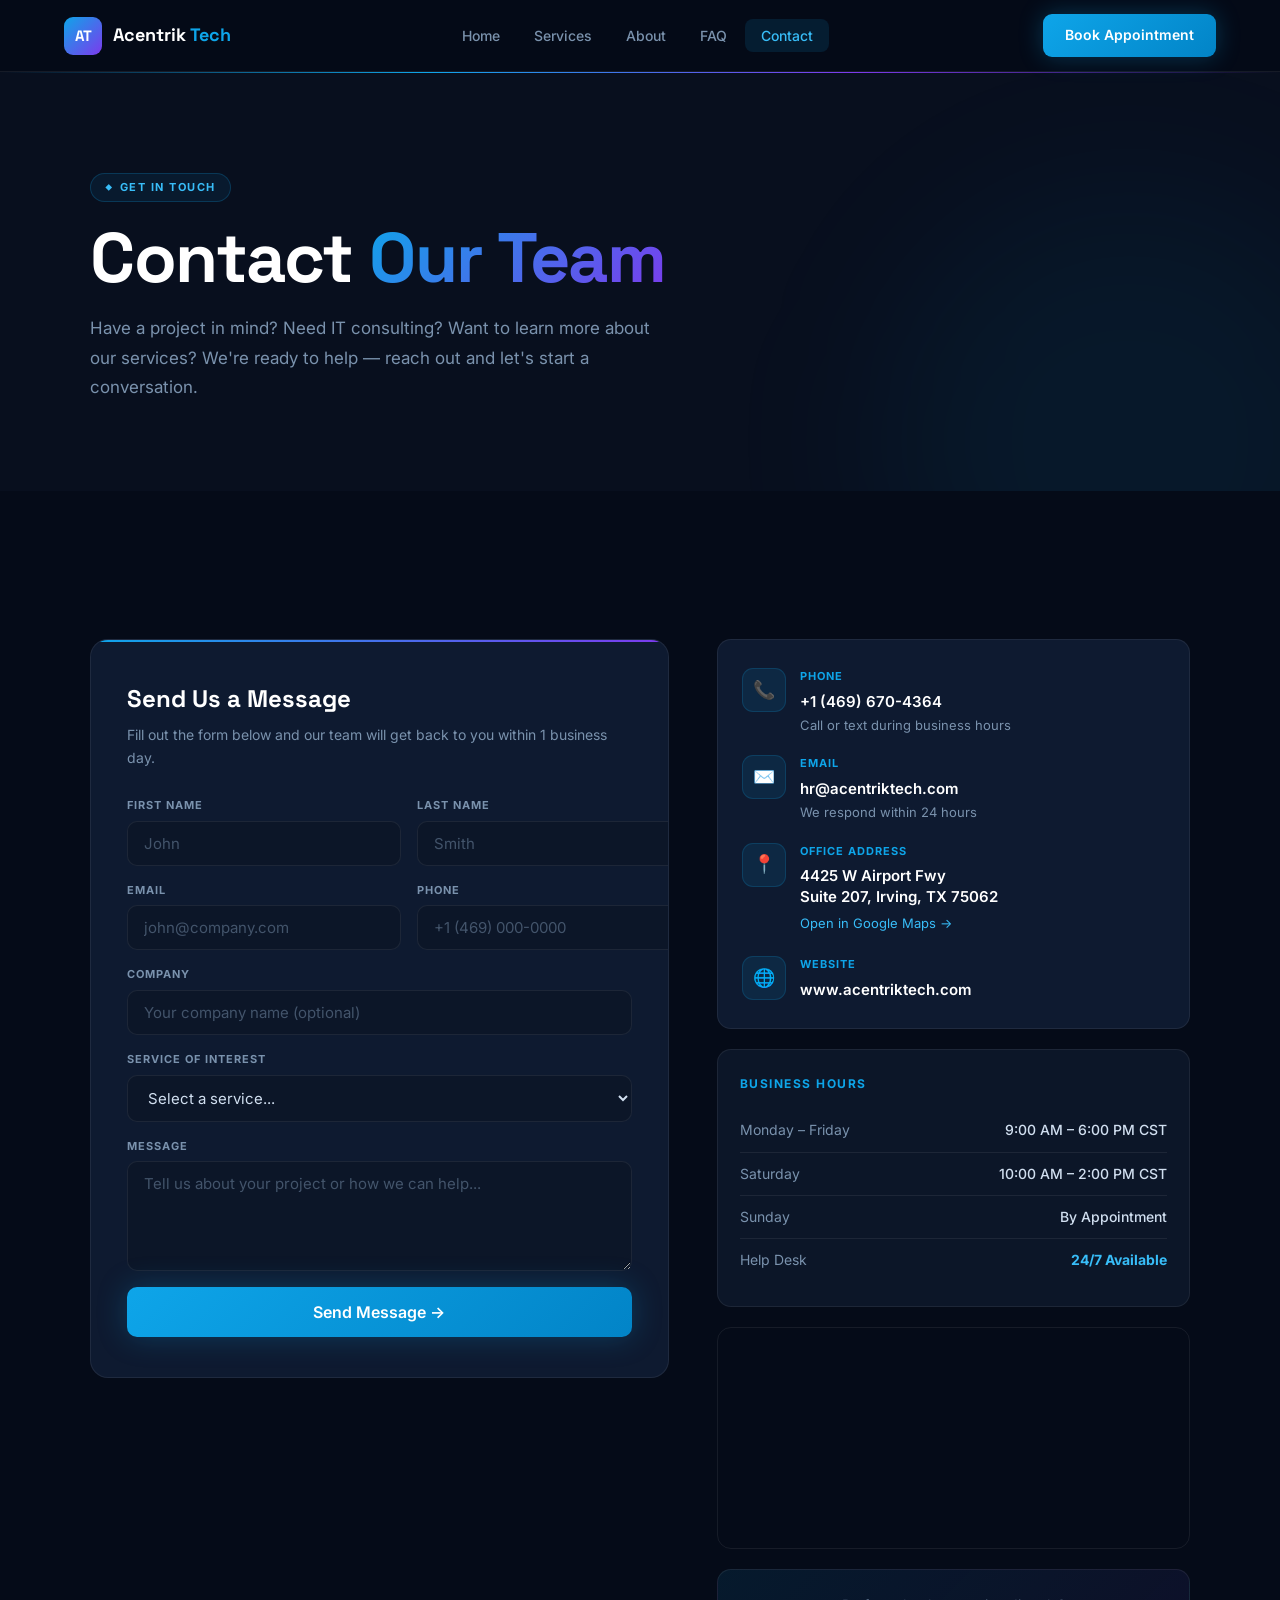
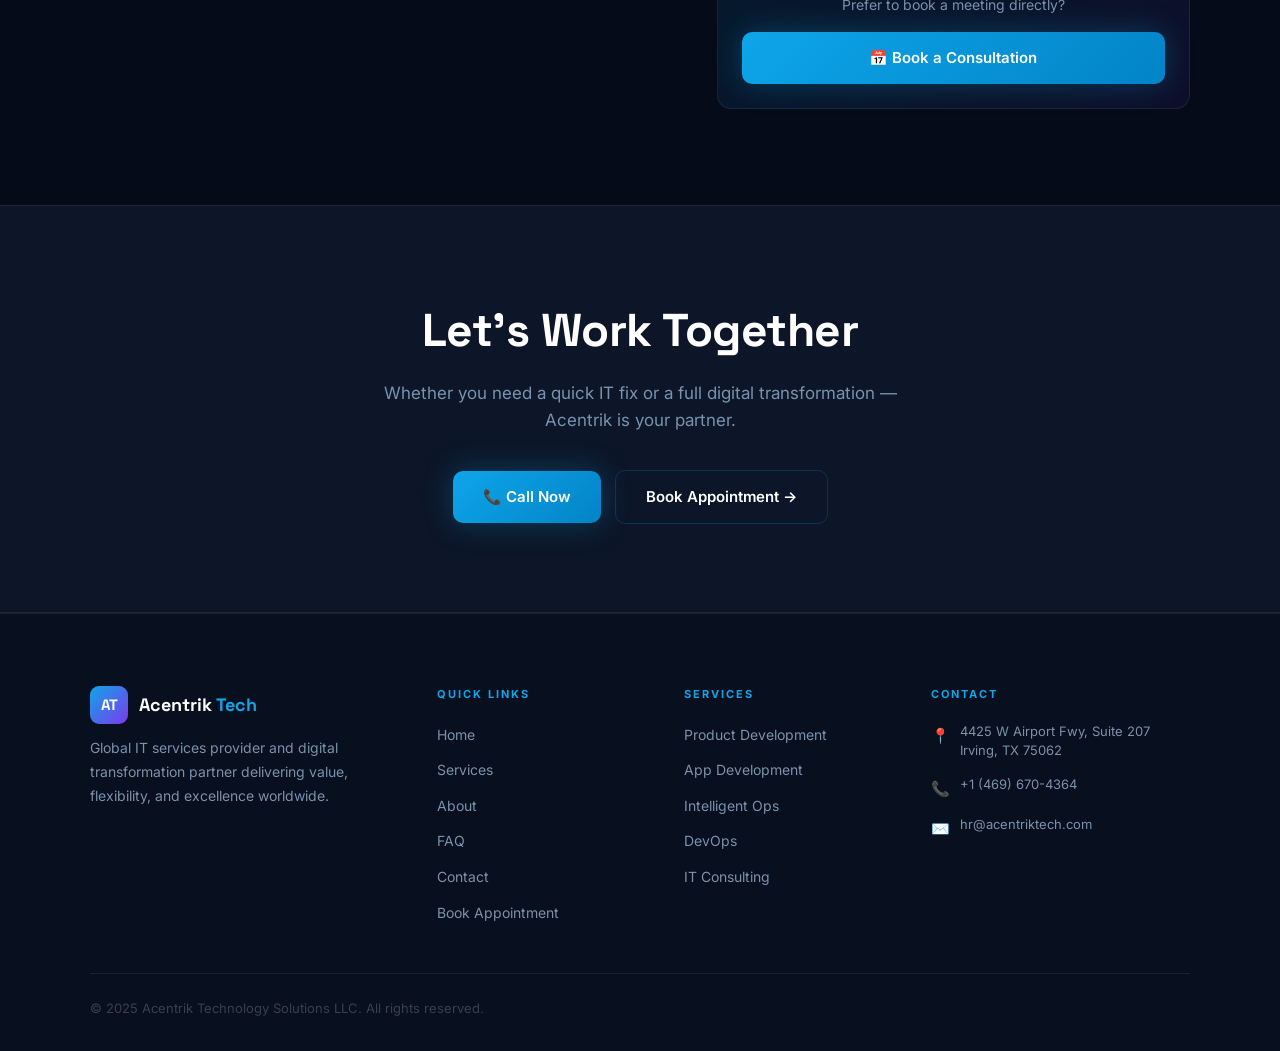
<file: contact.html>
<!DOCTYPE html>
<html lang="en">
<head>
<meta charset="UTF-8"><meta name="viewport" content="width=device-width, initial-scale=1.0">
<title>Contact Us | Acentrik Technology Solutions LLC</title>
<link rel="stylesheet" href="style.css">
<style>
.contact-layout { display: grid; grid-template-columns: 1.1fr 0.9fr; gap: 48px; margin-top: 52px; align-items: start; }
@media (max-width: 840px) { .contact-layout { grid-template-columns: 1fr; } }
.contact-form-box { background: var(--card); border: 1px solid var(--border2); border-radius: 18px; padding: 40px 36px; position: relative; overflow: hidden; }
.contact-form-box::before { content: ''; position: absolute; top: 0; left: 0; right: 0; height: 2px; background: linear-gradient(90deg,var(--accent),var(--purple)); }
.contact-form-box h3 { font-family: 'Space Grotesk',sans-serif; font-size: 24px; font-weight: 700; color: var(--white); margin-bottom: 6px; }
.contact-form-box p { font-size: 14px; color: var(--muted); margin-bottom: 28px; }

.contact-sidebar { display: flex; flex-direction: column; gap: 20px; }
.contact-info-card { background: var(--card); border: 1px solid var(--border2); border-radius: 14px; padding: 28px 24px; }
.ci-item { display: flex; align-items: flex-start; gap: 14px; margin-bottom: 20px; }
.ci-item:last-child { margin-bottom: 0; }
.ci-icon { width: 44px; height: 44px; border-radius: 11px; background: rgba(14,165,233,0.1); border: 1px solid rgba(14,165,233,0.18); display: flex; align-items: center; justify-content: center; font-size: 18px; flex-shrink: 0; }
.ci-label { font-size: 11px; font-weight: 700; letter-spacing: 1px; text-transform: uppercase; color: var(--accent); margin-bottom: 5px; }
.ci-val { font-size: 15px; font-weight: 600; color: var(--white); line-height: 1.4; }
.ci-val a { color: var(--white); text-decoration: none; transition: color 0.2s; }
.ci-val a:hover { color: var(--accent2); }
.ci-sub { font-size: 13px; color: var(--muted); margin-top: 3px; }

.hours-card { background: var(--bg3); border: 1px solid var(--border2); border-radius: 14px; padding: 24px 22px; }
.hours-card h4 { font-size: 12px; font-weight: 700; letter-spacing: 1.5px; text-transform: uppercase; color: var(--accent); margin-bottom: 16px; }
.hr { display: flex; justify-content: space-between; padding: 10px 0; border-bottom: 1px solid var(--border2); font-size: 14px; }
.hr:last-child { border-bottom: none; }
.hr-d { color: var(--muted); }
.hr-t { color: var(--text); font-weight: 500; }
.hr-t.em { color: var(--accent2); font-weight: 700; }

.map-card { border-radius: 14px; overflow: hidden; border: 1px solid var(--border2); }
.map-card iframe { width: 100%; height: 220px; border: none; display: block; }

.social-row { display: flex; gap: 10px; margin-top: 6px; }
.social-btn { width: 40px; height: 40px; border-radius: 9px; background: var(--bg3); border: 1px solid var(--border2); display: flex; align-items: center; justify-content: center; font-size: 18px; text-decoration: none; transition: border-color 0.2s, background 0.2s; }
.social-btn:hover { border-color: var(--border); background: var(--card2); }
</style>
</head>
<body>

<nav>
  <a href="index.html" class="logo">
    <div class="logo-icon">AT</div>
    <span class="logo-text">Acentrik <span>Tech</span></span>
  </a>
  <ul class="nav-links">
    <li><a href="index.html">Home</a></li>
    <li><a href="services.html">Services</a></li>
    <li><a href="about.html">About</a></li>
    <li><a href="faq.html">FAQ</a></li>
    <li><a href="contact.html" class="active">Contact</a></li>
  </ul>
  <a href="booking.html" class="nav-cta">Book Appointment</a>
</nav>

<div class="page-hero">
  <div style="position:absolute;width:500px;height:500px;bottom:-200px;right:-100px;background:rgba(14,165,233,0.06);border-radius:50%;filter:blur(80px);pointer-events:none;"></div>
  <div class="page-hero-inner">
    <div class="pill">Get In Touch</div>
    <h1 class="h1">Contact <span class="grad">Our Team</span></h1>
    <p class="sub">Have a project in mind? Need IT consulting? Want to learn more about our services? We're ready to help — reach out and let's start a conversation.</p>
  </div>
</div>

<section class="section">
  <div class="section-inner">
    <div class="contact-layout">

      <div class="contact-form-box">
        <h3>Send Us a Message</h3>
        <p>Fill out the form below and our team will get back to you within 1 business day.</p>
        <div class="form-row2">
          <div class="form-group"><label>First Name</label><input type="text" id="c-first" placeholder="John"></div>
          <div class="form-group"><label>Last Name</label><input type="text" id="c-last" placeholder="Smith"></div>
        </div>
        <div class="form-row2">
          <div class="form-group"><label>Email</label><input type="email" id="c-email" placeholder="john@company.com"></div>
          <div class="form-group"><label>Phone</label><input type="tel" id="c-phone" placeholder="+1 (469) 000-0000"></div>
        </div>
        <div class="form-group">
          <label>Company</label>
          <input type="text" id="c-company" placeholder="Your company name (optional)">
        </div>
        <div class="form-group">
          <label>Service of Interest</label>
          <select id="c-service">
            <option value="">Select a service...</option>
            <option>Product Development</option>
            <option>Application Development & Support</option>
            <option>Intelligent Operations (AI/ML)</option>
            <option>DevOps Engineering</option>
            <option>Test Automation</option>
            <option>Help Desk Services</option>
            <option>IT Consulting</option>
            <option>Application Modernization</option>
            <option>General Inquiry</option>
          </select>
        </div>
        <div class="form-group">
          <label>Message</label>
          <textarea id="c-message" placeholder="Tell us about your project or how we can help..."></textarea>
        </div>
        <button class="sub-btn" onclick="sendContact()">Send Message →</button>
        <div class="success-msg" id="c-success">✅ Message sent! We'll be in touch within 1 business day.</div>
      </div>

      <div class="contact-sidebar">
        <div class="contact-info-card">
          <div class="ci-item">
            <div class="ci-icon">📞</div>
            <div>
              <div class="ci-label">Phone</div>
              <div class="ci-val"><a href="tel:+14696704364">+1 (469) 670-4364</a></div>
              <div class="ci-sub">Call or text during business hours</div>
            </div>
          </div>
          <div class="ci-item">
            <div class="ci-icon">✉️</div>
            <div>
              <div class="ci-label">Email</div>
              <div class="ci-val"><a href="mailto:hr@acentriktech.com">hr@acentriktech.com</a></div>
              <div class="ci-sub">We respond within 24 hours</div>
            </div>
          </div>
          <div class="ci-item">
            <div class="ci-icon">📍</div>
            <div>
              <div class="ci-label">Office Address</div>
              <div class="ci-val">4425 W Airport Fwy<br>Suite 207, Irving, TX 75062</div>
              <a href="https://maps.google.com/?q=4425+W+Airport+Fwy+Suite+207+Irving+TX+75062" target="_blank" style="font-size:13px;color:var(--accent2);text-decoration:none;margin-top:6px;display:inline-block;">Open in Google Maps →</a>
            </div>
          </div>
          <div class="ci-item">
            <div class="ci-icon">🌐</div>
            <div>
              <div class="ci-label">Website</div>
              <div class="ci-val"><a href="https://www.acentriktech.com" target="_blank">www.acentriktech.com</a></div>
            </div>
          </div>
        </div>

        <div class="hours-card">
          <h4>Business Hours</h4>
          <div class="hr"><span class="hr-d">Monday – Friday</span><span class="hr-t">9:00 AM – 6:00 PM CST</span></div>
          <div class="hr"><span class="hr-d">Saturday</span><span class="hr-t">10:00 AM – 2:00 PM CST</span></div>
          <div class="hr"><span class="hr-d">Sunday</span><span class="hr-t">By Appointment</span></div>
          <div class="hr"><span class="hr-d">Help Desk</span><span class="hr-t em">24/7 Available</span></div>
        </div>

        <div class="map-card">
          <iframe src="https://www.google.com/maps/embed?pb=!1m18!1m12!1m3!1d3350!2d-97.0!3d32.85!2m3!1f0!2f0!3f0!3m2!1i1024!2i768!4f13.1!3m3!1m2!1s0x0%3A0x0!2s4425+W+Airport+Fwy%2C+Irving%2C+TX+75062!5e0!3m2!1sen!2sus!4v1" allowfullscreen loading="lazy" referrerpolicy="no-referrer-when-downgrade" title="Acentrik Technology Solutions Location"></iframe>
        </div>

        <div style="background:linear-gradient(135deg,rgba(14,165,233,0.1),rgba(124,58,237,0.08));border:1px solid var(--border2);border-radius:14px;padding:24px;text-align:center;">
          <p style="font-size:14px;color:var(--muted);margin-bottom:16px;">Prefer to book a meeting directly?</p>
          <a href="booking.html" class="btn btn-p" style="width:100%;justify-content:center;">📅 Book a Consultation</a>
        </div>
      </div>

    </div>
  </div>
</section>

<div class="cta-band">
  <h2>Let's Work Together</h2>
  <p>Whether you need a quick IT fix or a full digital transformation — Acentrik is your partner.</p>
  <div class="btn-row" style="justify-content:center;">
    <a href="tel:+14696704364" class="btn btn-p">📞 Call Now</a>
    <a href="booking.html" class="btn btn-s">Book Appointment →</a>
  </div>
</div>

<footer>
  <div class="footer-grid">
    <div class="footer-brand">
      <a href="index.html" class="logo"><div class="logo-icon">AT</div><span class="logo-text">Acentrik <span>Tech</span></span></a>
      <p>Global IT services provider and digital transformation partner delivering value, flexibility, and excellence worldwide.</p>
    </div>
    <div class="footer-col"><h4>Quick Links</h4><ul><li><a href="index.html">Home</a></li><li><a href="services.html">Services</a></li><li><a href="about.html">About</a></li><li><a href="faq.html">FAQ</a></li><li><a href="contact.html">Contact</a></li><li><a href="booking.html">Book Appointment</a></li></ul></div>
    <div class="footer-col"><h4>Services</h4><ul><li><a href="services.html">Product Development</a></li><li><a href="services.html">App Development</a></li><li><a href="services.html">Intelligent Ops</a></li><li><a href="services.html">DevOps</a></li><li><a href="services.html">IT Consulting</a></li></ul></div>
    <div class="footer-col"><h4>Contact</h4>
      <div class="footer-ci"><span class="i">📍</span><p>4425 W Airport Fwy, Suite 207<br>Irving, TX 75062</p></div>
      <div class="footer-ci"><span class="i">📞</span><p><a href="tel:+14696704364">+1 (469) 670-4364</a></p></div>
      <div class="footer-ci"><span class="i">✉️</span><p><a href="mailto:hr@acentriktech.com">hr@acentriktech.com</a></p></div>
    </div>
  </div>
  <div class="footer-bottom">
    <span class="footer-copy">© 2025 Acentrik Technology Solutions LLC. All rights reserved.</span>
  </div>
</footer>

<script>
function sendContact() {
  const first = document.getElementById('c-first').value.trim();
  const last = document.getElementById('c-last').value.trim();
  const email = document.getElementById('c-email').value.trim();
  const phone = document.getElementById('c-phone').value.trim();
  const company = document.getElementById('c-company').value.trim();
  const service = document.getElementById('c-service').value;
  const message = document.getElementById('c-message').value.trim();

  if (!first || !last) { alert('Please enter your name.'); return; }
  if (!email) { alert('Please enter your email.'); return; }
  if (!message) { alert('Please enter a message.'); return; }

  const subject = encodeURIComponent('Contact Form — ' + (service || 'General Inquiry') + ' — ' + first + ' ' + last);
  const body = encodeURIComponent(
    'Contact Form Submission\n\n' +
    'Name: ' + first + ' ' + last + '\n' +
    'Email: ' + email + '\n' +
    'Phone: ' + (phone || 'N/A') + '\n' +
    'Company: ' + (company || 'N/A') + '\n' +
    'Service: ' + (service || 'General Inquiry') + '\n\n' +
    'Message:\n' + message
  );

  const s = document.getElementById('c-success');
  s.style.display = 'block';
  setTimeout(() => { s.style.display = 'none'; }, 6000);
  window.location.href = 'mailto:hr@acentriktech.com?subject=' + subject + '&body=' + body;
}
</script>
</body>
</html>
</file>
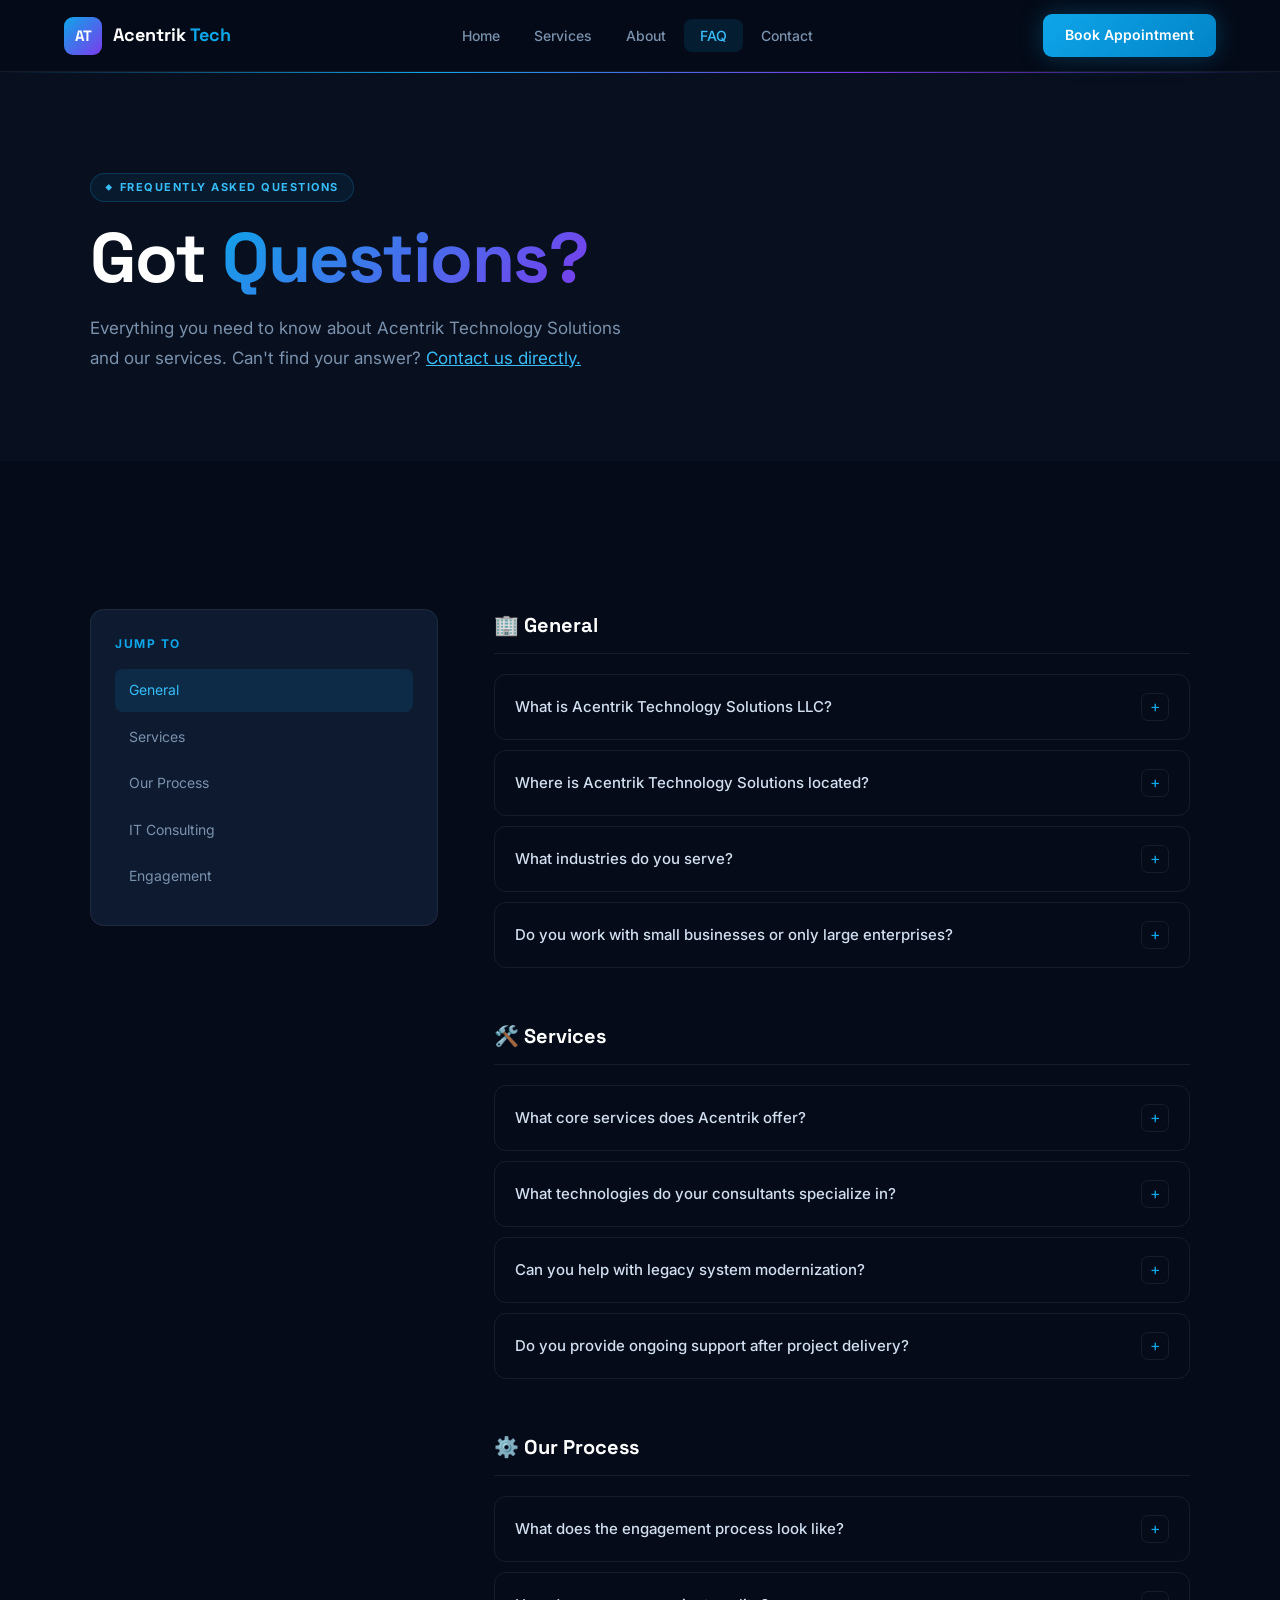
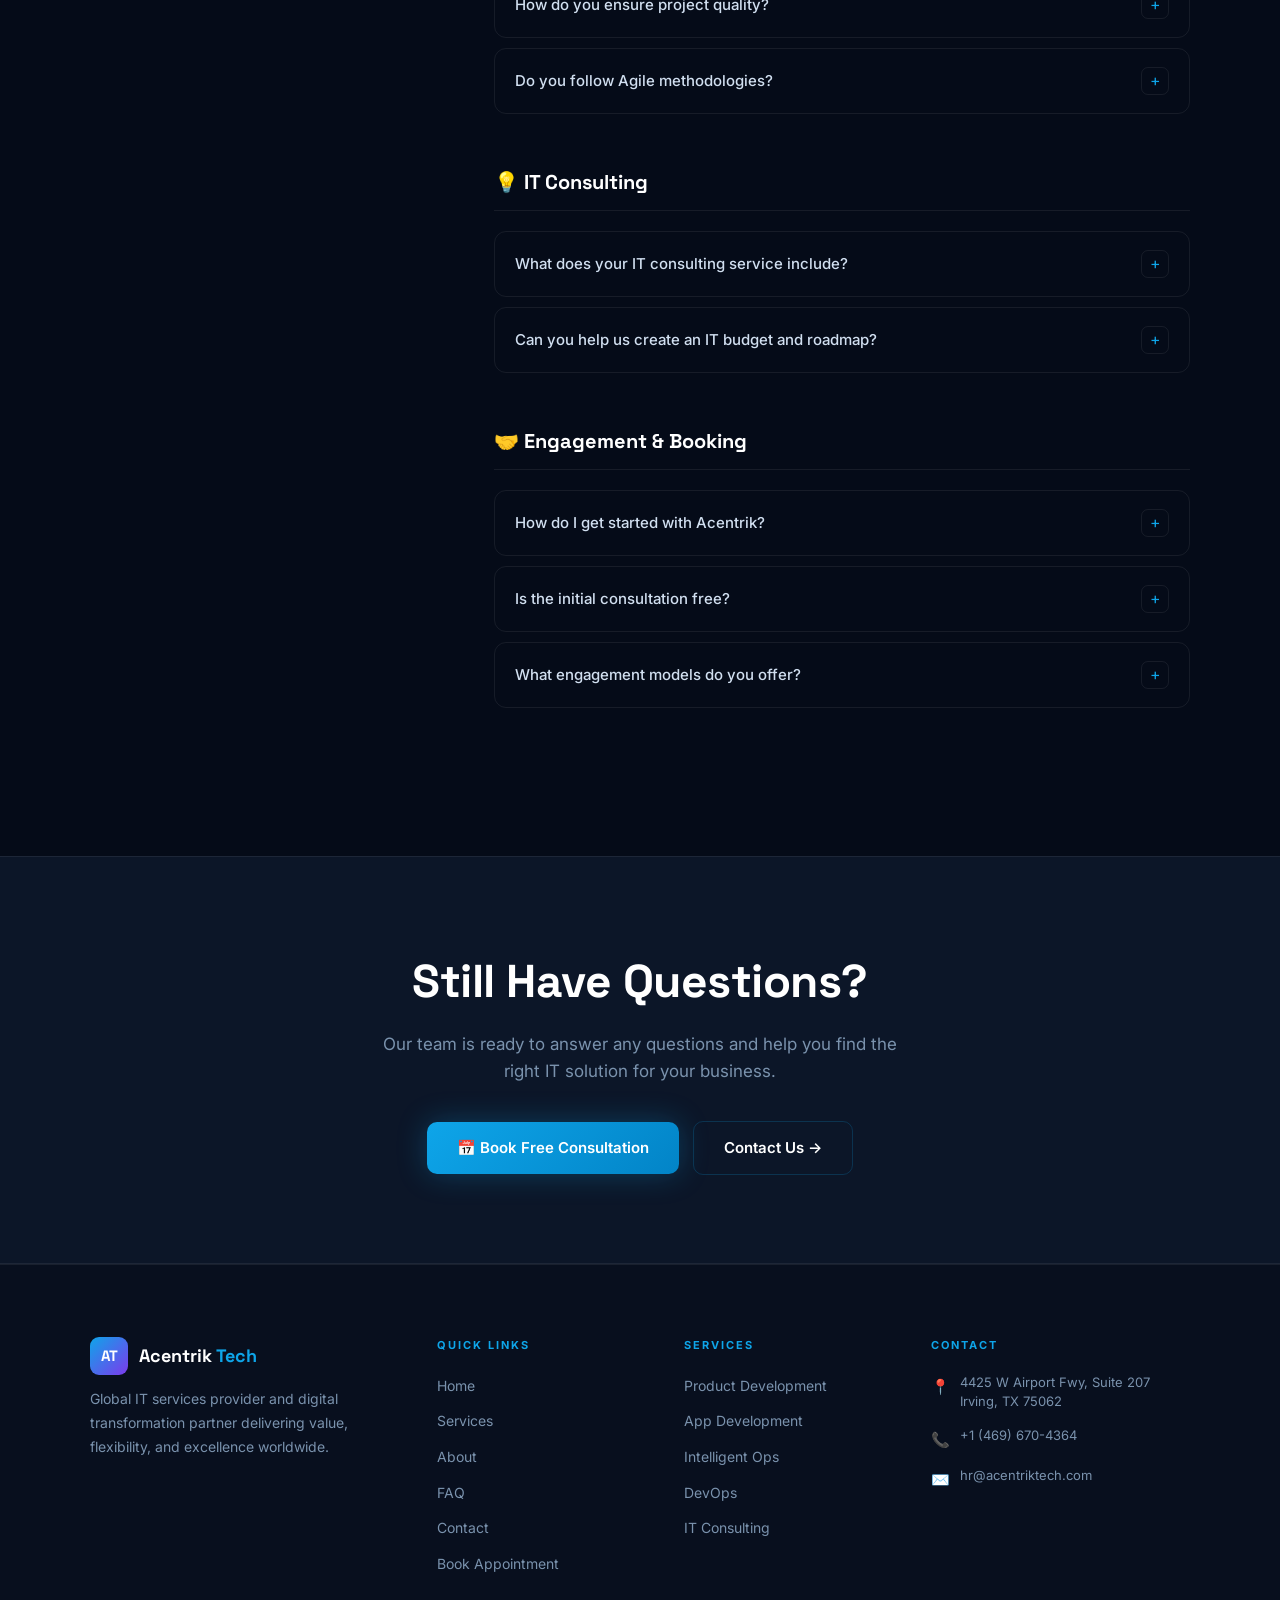
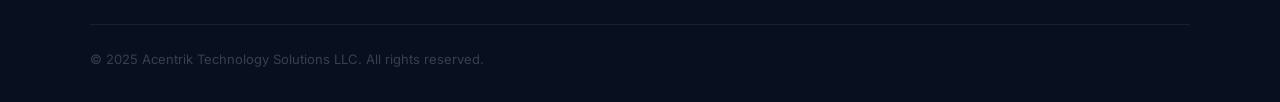
<file: faq.html>
<!DOCTYPE html>
<html lang="en">
<head>
<meta charset="UTF-8"><meta name="viewport" content="width=device-width, initial-scale=1.0">
<title>FAQ | Acentrik Technology Solutions LLC</title>
<link rel="stylesheet" href="style.css">
<style>
.faq-layout { display: grid; grid-template-columns: 1fr 2fr; gap: 56px; margin-top: 52px; align-items: start; }
@media (max-width: 800px) { .faq-layout { grid-template-columns: 1fr; } }
.faq-nav { background: var(--card); border: 1px solid var(--border2); border-radius: 14px; padding: 24px; position: sticky; top: 90px; }
.faq-nav h4 { font-size: 12px; font-weight: 700; letter-spacing: 1.5px; text-transform: uppercase; color: var(--accent); margin-bottom: 16px; }
.faq-nav-item { display: block; padding: 10px 14px; border-radius: 8px; font-size: 14px; color: var(--muted); text-decoration: none; cursor: pointer; transition: all 0.2s; margin-bottom: 4px; }
.faq-nav-item:hover, .faq-nav-item.active { background: var(--glow); color: var(--accent2); }
.faq-section-group { margin-bottom: 52px; }
.faq-section-title { font-family: 'Space Grotesk',sans-serif; font-size: 20px; font-weight: 700; color: var(--white); margin-bottom: 20px; padding-bottom: 12px; border-bottom: 1px solid var(--border2); display: flex; align-items: center; gap: 10px; }
.faq-item { border: 1px solid var(--border2); border-radius: 12px; margin-bottom: 10px; overflow: hidden; transition: border-color 0.2s; }
.faq-item:hover { border-color: rgba(14,165,233,0.25); }
.faq-q { padding: 18px 20px; display: flex; align-items: center; justify-content: space-between; gap: 16px; cursor: pointer; }
.faq-q-text { font-size: 15px; font-weight: 500; color: var(--text); }
.faq-icon { width: 28px; height: 28px; border-radius: 7px; border: 1px solid var(--border2); display: flex; align-items: center; justify-content: center; color: var(--accent); font-size: 16px; flex-shrink: 0; transition: transform 0.3s, background 0.2s; }
.faq-item.open .faq-icon { transform: rotate(45deg); background: var(--glow); }
.faq-a { max-height: 0; overflow: hidden; transition: max-height 0.3s ease; }
.faq-item.open .faq-a { max-height: 300px; }
.faq-a-inner { padding: 0 20px 18px; font-size: 14px; color: var(--muted); line-height: 1.75; border-top: 1px solid var(--border2); padding-top: 16px; }
</style>
</head>
<body>

<nav>
  <a href="index.html" class="logo">
    <div class="logo-icon">AT</div>
    <span class="logo-text">Acentrik <span>Tech</span></span>
  </a>
  <ul class="nav-links">
    <li><a href="index.html">Home</a></li>
    <li><a href="services.html">Services</a></li>
    <li><a href="about.html">About</a></li>
    <li><a href="faq.html" class="active">FAQ</a></li>
    <li><a href="contact.html">Contact</a></li>
  </ul>
  <a href="booking.html" class="nav-cta">Book Appointment</a>
</nav>

<div class="page-hero">
  <div class="page-hero-inner">
    <div class="pill">Frequently Asked Questions</div>
    <h1 class="h1">Got <span class="grad">Questions?</span></h1>
    <p class="sub">Everything you need to know about Acentrik Technology Solutions and our services. Can't find your answer? <a href="contact.html" style="color:var(--accent2);">Contact us directly.</a></p>
  </div>
</div>

<section class="section">
  <div class="section-inner">
    <div class="faq-layout">
      <div>
        <div class="faq-nav">
          <h4>Jump To</h4>
          <a class="faq-nav-item active" href="#general">General</a>
          <a class="faq-nav-item" href="#services">Services</a>
          <a class="faq-nav-item" href="#process">Our Process</a>
          <a class="faq-nav-item" href="#consulting">IT Consulting</a>
          <a class="faq-nav-item" href="#engagement">Engagement</a>
        </div>
      </div>

      <div>
        <!-- GENERAL -->
        <div class="faq-section-group" id="general">
          <div class="faq-section-title">🏢 General</div>
          <div class="faq-item">
            <div class="faq-q" onclick="toggleFaq(this)">
              <span class="faq-q-text">What is Acentrik Technology Solutions LLC?</span>
              <div class="faq-icon">+</div>
            </div>
            <div class="faq-a"><div class="faq-a-inner">Acentrik Technology Solutions LLC is a global IT consulting services company based in Irving, TX. We deliver advisory and professional managed services to enterprises and clients worldwide who are looking for value, flexibility, and excellent service. We are a digital transformation partner focused on providing cost-effective, integrated, responsive, and trustworthy IT solutions.</div></div>
          </div>
          <div class="faq-item">
            <div class="faq-q" onclick="toggleFaq(this)">
              <span class="faq-q-text">Where is Acentrik Technology Solutions located?</span>
              <div class="faq-icon">+</div>
            </div>
            <div class="faq-a"><div class="faq-a-inner">Our offices are located at 4425 W Airport Fwy, Suite 207, Irving, TX 75062. You can reach us by phone at +1 (469) 670-4364 or by email at hr@acentriktech.com. While we're based in the Dallas-Fort Worth area, we serve clients globally.</div></div>
          </div>
          <div class="faq-item">
            <div class="faq-q" onclick="toggleFaq(this)">
              <span class="faq-q-text">What industries do you serve?</span>
              <div class="faq-icon">+</div>
            </div>
            <div class="faq-a"><div class="faq-a-inner">We serve enterprises across a wide range of industries including financial services, retail, healthcare, manufacturing, logistics, and technology companies. Our techno-functional experts bring industry-specific knowledge along with deep technology expertise to every engagement.</div></div>
          </div>
          <div class="faq-item">
            <div class="faq-q" onclick="toggleFaq(this)">
              <span class="faq-q-text">Do you work with small businesses or only large enterprises?</span>
              <div class="faq-icon">+</div>
            </div>
            <div class="faq-a"><div class="faq-a-inner">We work with organizations of all sizes — from growing small and medium businesses to large enterprises. Our flexible service model allows us to tailor our engagement to the scale and budget of your organization while delivering the same high-quality expertise.</div></div>
          </div>
        </div>

        <!-- SERVICES -->
        <div class="faq-section-group" id="services">
          <div class="faq-section-title">🛠️ Services</div>
          <div class="faq-item">
            <div class="faq-q" onclick="toggleFaq(this)">
              <span class="faq-q-text">What core services does Acentrik offer?</span>
              <div class="faq-icon">+</div>
            </div>
            <div class="faq-a"><div class="faq-a-inner">Our core services include: Product Development, Application Development & Support, Intelligent Operations (AI/ML/Data Analytics), DevOps Engineering, Test Automation, and Help Desk Services. We also offer IT Consulting and Application Modernization services for enterprise clients.</div></div>
          </div>
          <div class="faq-item">
            <div class="faq-q" onclick="toggleFaq(this)">
              <span class="faq-q-text">What technologies do your consultants specialize in?</span>
              <div class="faq-icon">+</div>
            </div>
            <div class="faq-a"><div class="faq-a-inner">Our consultants specialize in Java, .NET, C#, Database Management, Data Engineering, Data Science, Oracle, Salesforce, Software Development & IT Operations, Mulesoft, and other middleware services. We stay current with the latest technologies to deliver cutting-edge solutions.</div></div>
          </div>
          <div class="faq-item">
            <div class="faq-q" onclick="toggleFaq(this)">
              <span class="faq-q-text">Can you help with legacy system modernization?</span>
              <div class="faq-icon">+</div>
            </div>
            <div class="faq-a"><div class="faq-a-inner">Absolutely. Application Modernization is one of our key offerings. We help enterprise organizations transform legacy processes into flexible, modular application development portfolios by implementing next-generation processes defined by speed, efficiency, and resilience. We use an agile approach to enhance digital transformation while keeping pace with competition.</div></div>
          </div>
          <div class="faq-item">
            <div class="faq-q" onclick="toggleFaq(this)">
              <span class="faq-q-text">Do you provide ongoing support after project delivery?</span>
              <div class="faq-icon">+</div>
            </div>
            <div class="faq-a"><div class="faq-a-inner">Yes. Our Application Development & Support service includes ongoing post-deployment support. We also offer dedicated Help Desk services for unparalleled 24/7 support, ensuring your operations remain smooth and uninterrupted after go-live.</div></div>
          </div>
        </div>

        <!-- PROCESS -->
        <div class="faq-section-group" id="process">
          <div class="faq-section-title">⚙️ Our Process</div>
          <div class="faq-item">
            <div class="faq-q" onclick="toggleFaq(this)">
              <span class="faq-q-text">What does the engagement process look like?</span>
              <div class="faq-icon">+</div>
            </div>
            <div class="faq-a"><div class="faq-a-inner">Our process starts with a Discovery phase where we assess your challenges, objectives, and technology landscape. We then move to Strategy (designing the right solution architecture), Execution (implementing with best practices and full transparency), and finally ongoing Support and continuous improvement post-deployment.</div></div>
          </div>
          <div class="faq-item">
            <div class="faq-q" onclick="toggleFaq(this)">
              <span class="faq-q-text">How do you ensure project quality?</span>
              <div class="faq-icon">+</div>
            </div>
            <div class="faq-a"><div class="faq-a-inner">We follow best industry practices and implement comprehensive Test Automation solutions to ensure quality and reliability. Our teams use continuous testing integration, regression testing, and performance testing throughout the development lifecycle to catch issues early and accelerate time-to-market.</div></div>
          </div>
          <div class="faq-item">
            <div class="faq-q" onclick="toggleFaq(this)">
              <span class="faq-q-text">Do you follow Agile methodologies?</span>
              <div class="faq-icon">+</div>
            </div>
            <div class="faq-a"><div class="faq-a-inner">Yes. We adopt an agile approach to application development to enhance digital transformation efficiently while keeping pace with the competition. Agile enables us to deliver iterative value, respond to changing requirements, and maintain positive customer experiences throughout the engagement.</div></div>
          </div>
        </div>

        <!-- CONSULTING -->
        <div class="faq-section-group" id="consulting">
          <div class="faq-section-title">💡 IT Consulting</div>
          <div class="faq-item">
            <div class="faq-q" onclick="toggleFaq(this)">
              <span class="faq-q-text">What does your IT consulting service include?</span>
              <div class="faq-icon">+</div>
            </div>
            <div class="faq-a"><div class="faq-a-inner">Our IT consulting covers regular technology planning, IT budgeting, planned upgrades, technical design, best-practice guidance, and access to Technology Design Architects. We simplify complexity between ideation, technology, and execution, aligning your IT strategy with your business and process strategies.</div></div>
          </div>
          <div class="faq-item">
            <div class="faq-q" onclick="toggleFaq(this)">
              <span class="faq-q-text">Can you help us create an IT budget and roadmap?</span>
              <div class="faq-icon">+</div>
            </div>
            <div class="faq-a"><div class="faq-a-inner">Yes. IT Budgeting and strategic technology planning are core components of our consulting service. Our consultants provide strategic business and technical guidance to help you allocate resources effectively, plan for upgrades, and create a technology roadmap aligned with your business goals.</div></div>
          </div>
        </div>

        <!-- ENGAGEMENT -->
        <div class="faq-section-group" id="engagement">
          <div class="faq-section-title">🤝 Engagement & Booking</div>
          <div class="faq-item">
            <div class="faq-q" onclick="toggleFaq(this)">
              <span class="faq-q-text">How do I get started with Acentrik?</span>
              <div class="faq-icon">+</div>
            </div>
            <div class="faq-a"><div class="faq-a-inner">The easiest way to get started is to book a free consultation using our appointment booking tool on this site. Alternatively, call us at +1 (469) 670-4364 or email hr@acentriktech.com. Our team will schedule an initial discovery session to understand your needs and recommend the right services.</div></div>
          </div>
          <div class="faq-item">
            <div class="faq-q" onclick="toggleFaq(this)">
              <span class="faq-q-text">Is the initial consultation free?</span>
              <div class="faq-icon">+</div>
            </div>
            <div class="faq-a"><div class="faq-a-inner">Yes! We offer a free initial consultation so we can understand your business challenges and discuss how Acentrik can help. Book your free session through our appointment booking page or contact us directly.</div></div>
          </div>
          <div class="faq-item">
            <div class="faq-q" onclick="toggleFaq(this)">
              <span class="faq-q-text">What engagement models do you offer?</span>
              <div class="faq-icon">+</div>
            </div>
            <div class="faq-a"><div class="faq-a-inner">We offer flexible engagement models including project-based engagements, time-and-materials, and long-term managed services contracts. We tailor our engagement model to fit your specific needs, budget, and timeline — whether you need a short-term advisory engagement or a long-term technology partnership.</div></div>
          </div>
        </div>

      </div>
    </div>
  </div>
</section>

<div class="cta-band">
  <h2>Still Have Questions?</h2>
  <p>Our team is ready to answer any questions and help you find the right IT solution for your business.</p>
  <div class="btn-row" style="justify-content:center;">
    <a href="booking.html" class="btn btn-p">📅 Book Free Consultation</a>
    <a href="contact.html" class="btn btn-s">Contact Us →</a>
  </div>
</div>

<footer>
  <div class="footer-grid">
    <div class="footer-brand">
      <a href="index.html" class="logo"><div class="logo-icon">AT</div><span class="logo-text">Acentrik <span>Tech</span></span></a>
      <p>Global IT services provider and digital transformation partner delivering value, flexibility, and excellence worldwide.</p>
    </div>
    <div class="footer-col"><h4>Quick Links</h4><ul><li><a href="index.html">Home</a></li><li><a href="services.html">Services</a></li><li><a href="about.html">About</a></li><li><a href="faq.html">FAQ</a></li><li><a href="contact.html">Contact</a></li><li><a href="booking.html">Book Appointment</a></li></ul></div>
    <div class="footer-col"><h4>Services</h4><ul><li><a href="services.html">Product Development</a></li><li><a href="services.html">App Development</a></li><li><a href="services.html">Intelligent Ops</a></li><li><a href="services.html">DevOps</a></li><li><a href="services.html">IT Consulting</a></li></ul></div>
    <div class="footer-col"><h4>Contact</h4>
      <div class="footer-ci"><span class="i">📍</span><p>4425 W Airport Fwy, Suite 207<br>Irving, TX 75062</p></div>
      <div class="footer-ci"><span class="i">📞</span><p><a href="tel:+14696704364">+1 (469) 670-4364</a></p></div>
      <div class="footer-ci"><span class="i">✉️</span><p><a href="mailto:hr@acentriktech.com">hr@acentriktech.com</a></p></div>
    </div>
  </div>
  <div class="footer-bottom">
    <span class="footer-copy">© 2025 Acentrik Technology Solutions LLC. All rights reserved.</span>
  </div>
</footer>
<script>
function toggleFaq(el) {
  const item = el.parentElement;
  const isOpen = item.classList.contains('open');
  document.querySelectorAll('.faq-item.open').forEach(i => i.classList.remove('open'));
  if (!isOpen) item.classList.add('open');
}
</script>
</body>
</html>
</file>
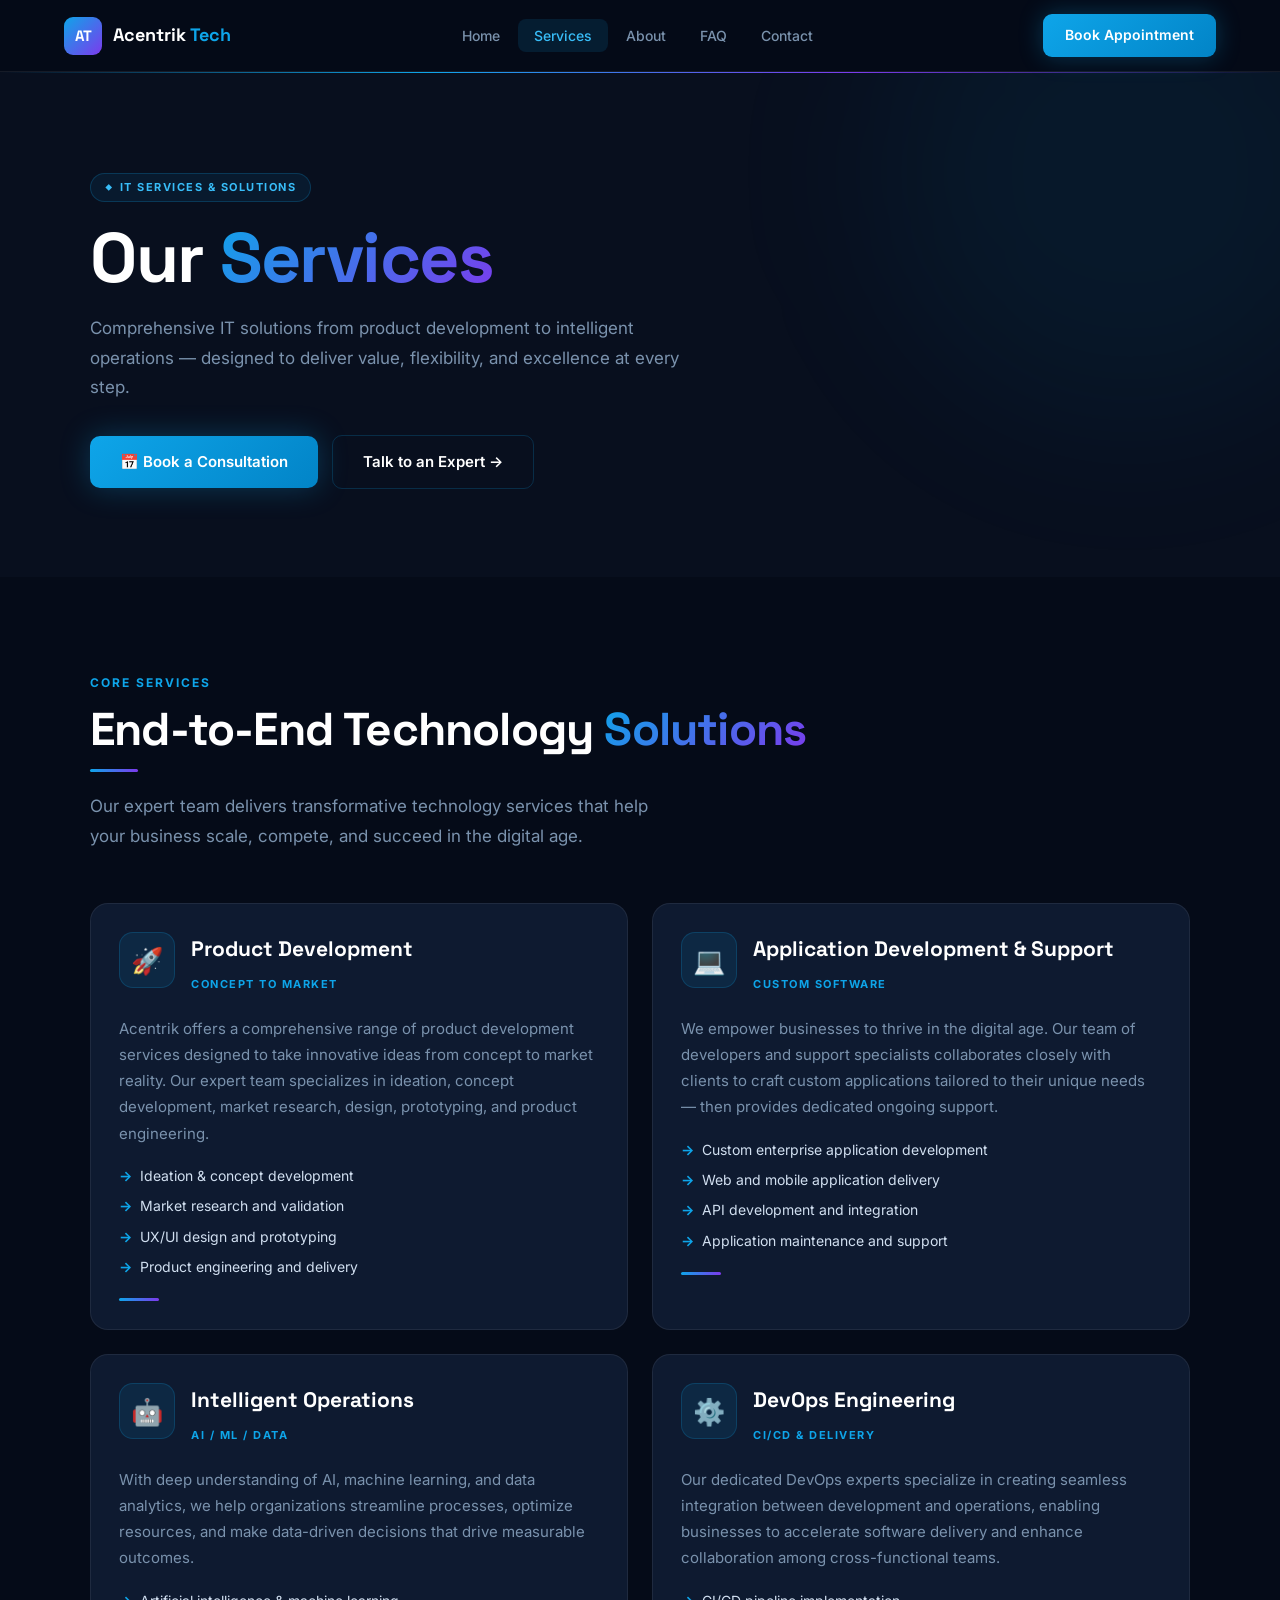
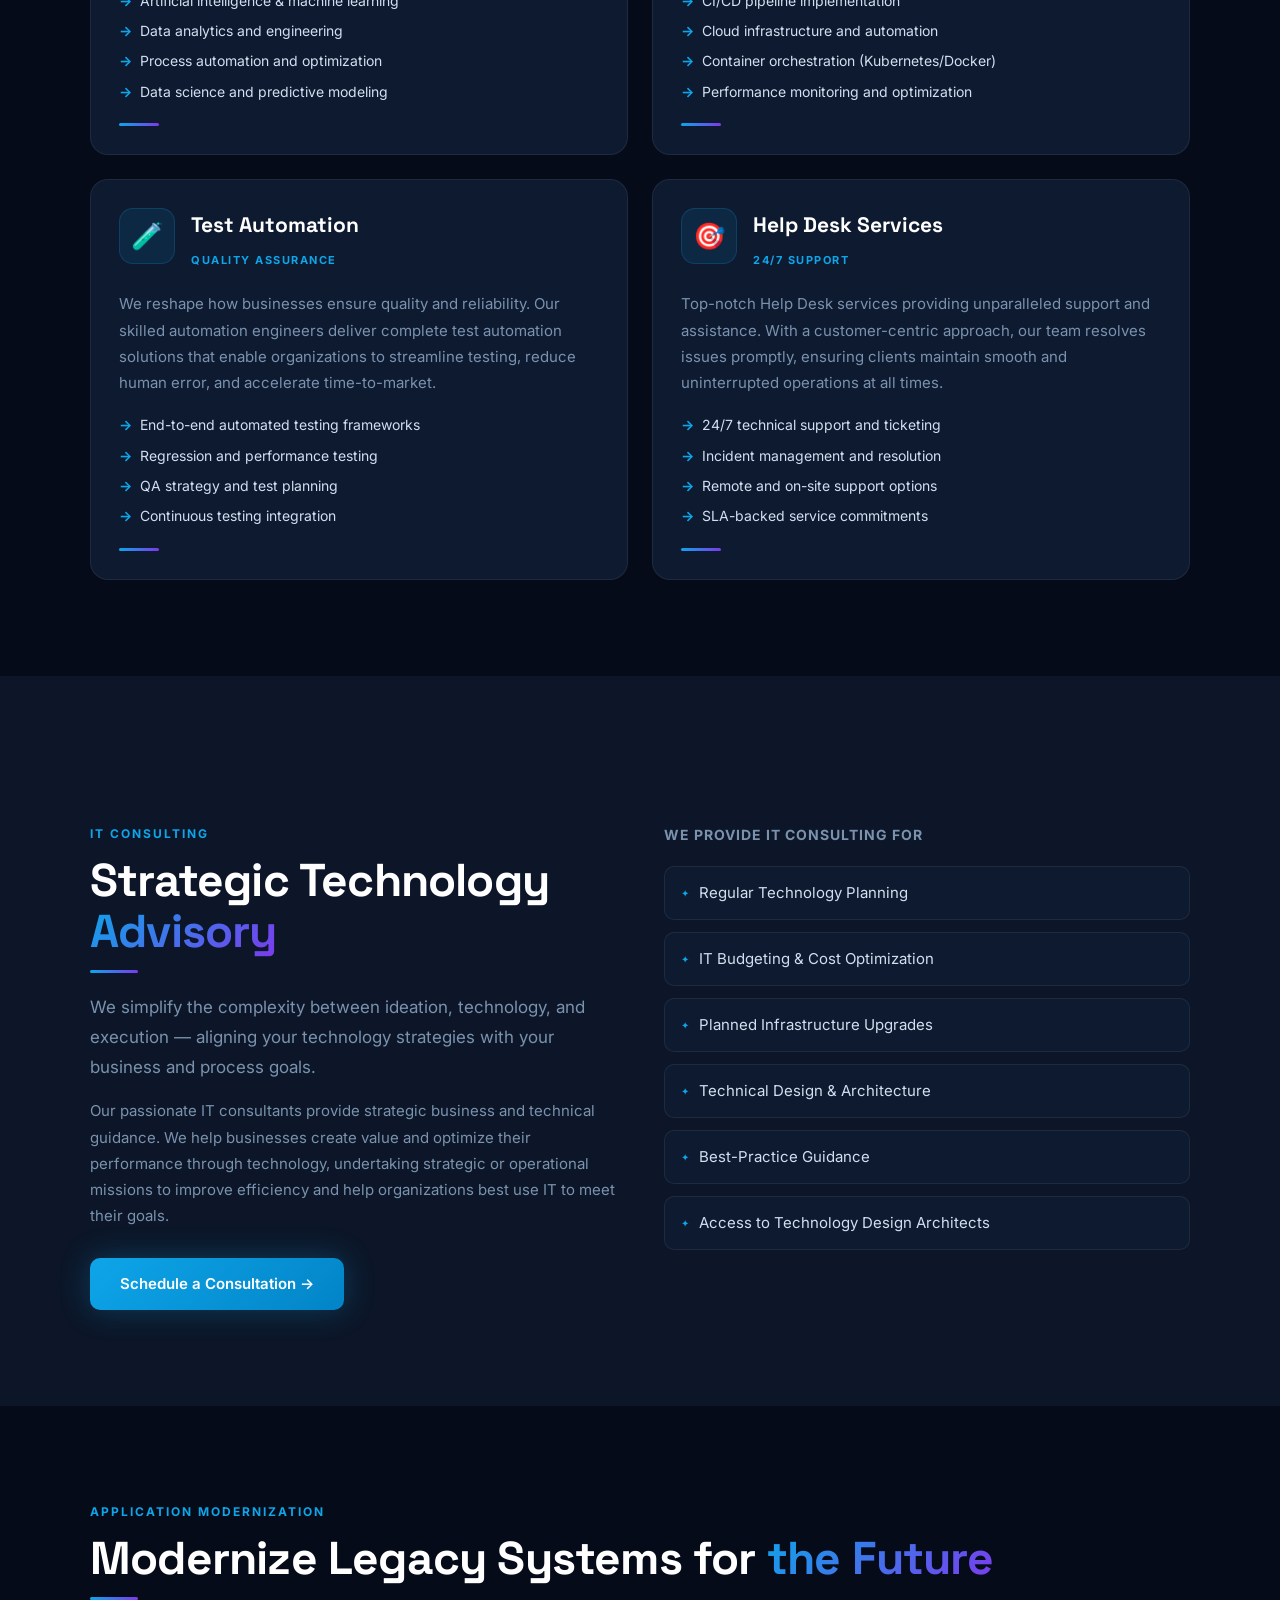
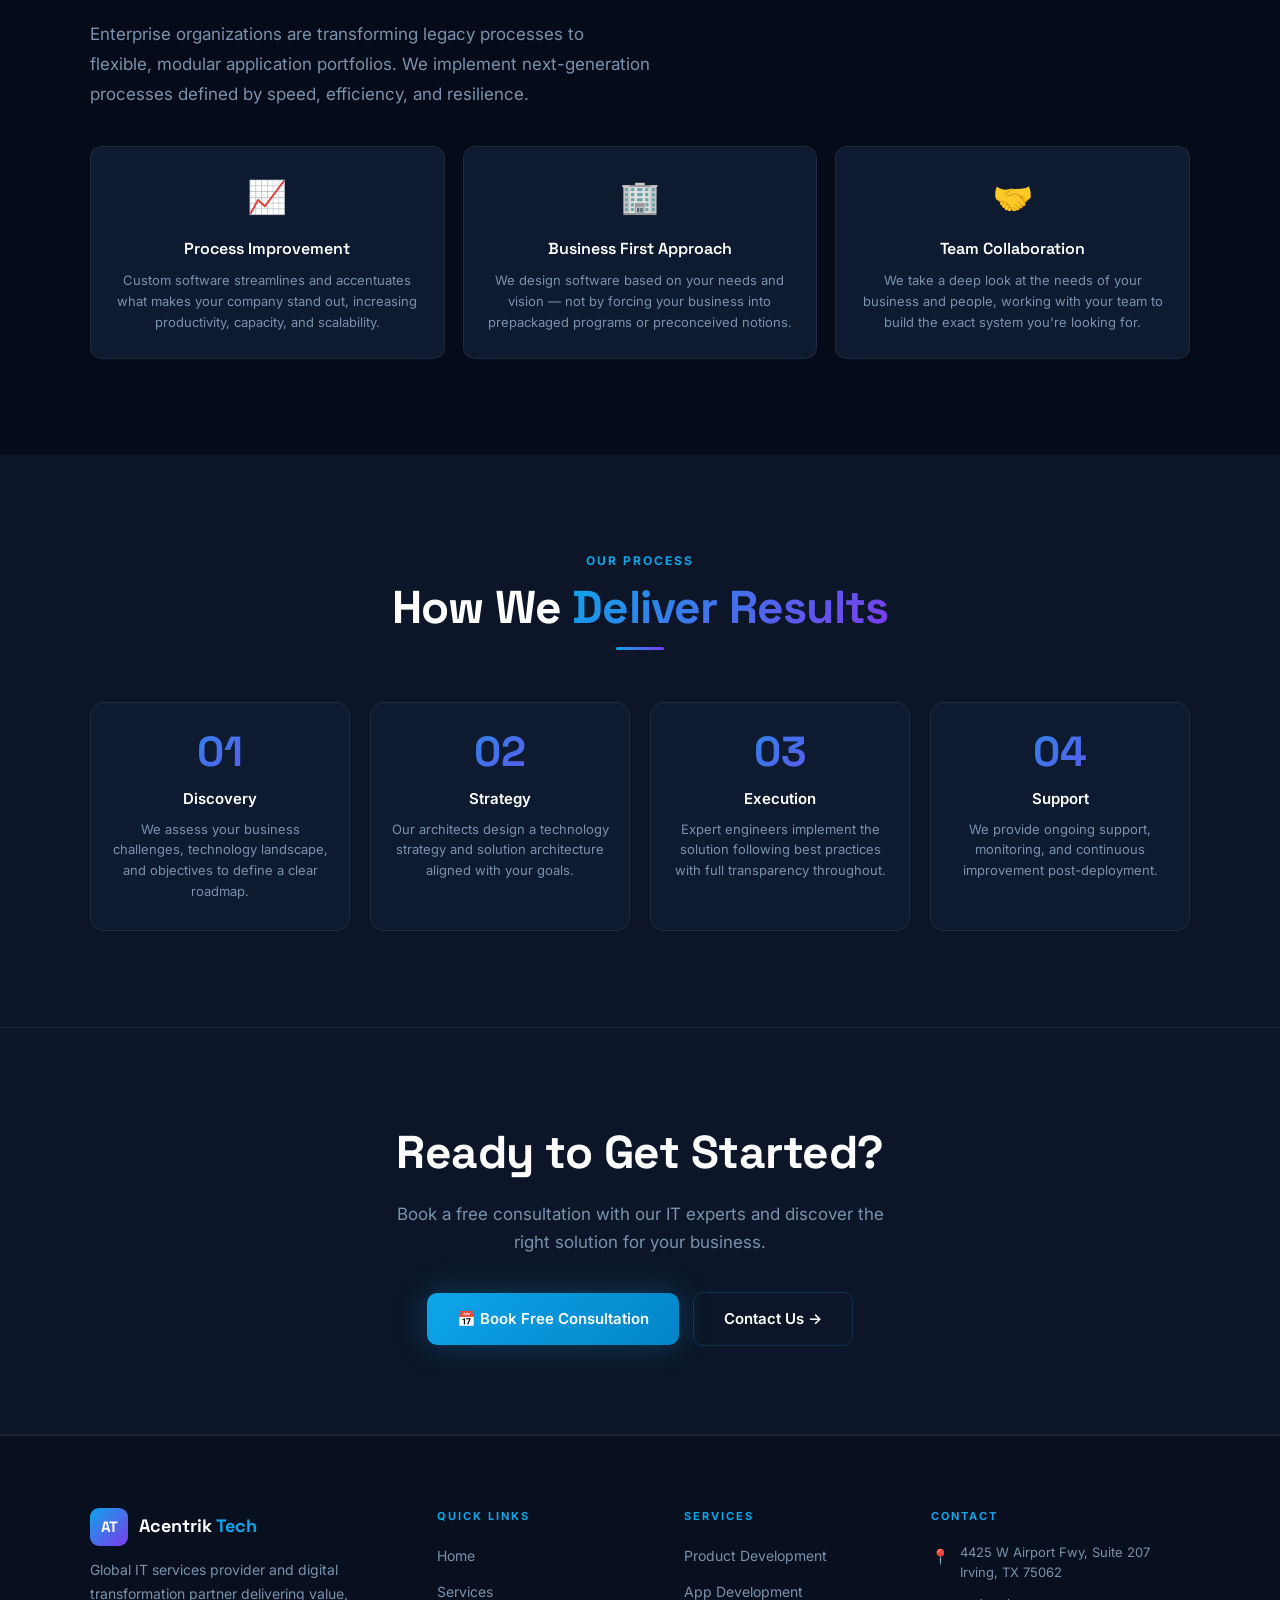
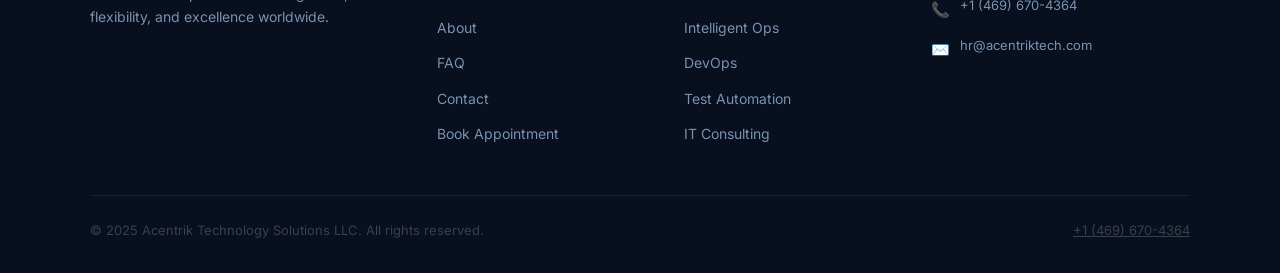
<file: services.html>
<!DOCTYPE html>
<html lang="en">
<head>
<meta charset="UTF-8"><meta name="viewport" content="width=device-width, initial-scale=1.0">
<title>Services | Acentrik Technology Solutions LLC</title>
<link rel="stylesheet" href="style.css">
<style>
.svc-big-grid { display: grid; grid-template-columns: repeat(2,1fr); gap: 24px; margin-top: 52px; }
@media (max-width: 760px) { .svc-big-grid { grid-template-columns: 1fr; } }
.svc-big { background: var(--card); border: 1px solid var(--border2); border-radius: 18px; overflow: hidden; transition: border-color 0.3s, transform 0.3s, box-shadow 0.3s; position: relative; }
.svc-big::before { content: ''; position: absolute; top: 0; left: 0; right: 0; height: 2px; background: linear-gradient(90deg,var(--accent),var(--purple)); opacity: 0; transition: opacity 0.3s; }
.svc-big:hover { border-color: rgba(14,165,233,0.3); transform: translateY(-5px); box-shadow: 0 24px 60px rgba(0,0,0,0.5); }
.svc-big:hover::before { opacity: 1; }
.svc-big-header { padding: 28px 28px 0; display: flex; align-items: flex-start; gap: 16px; }
.svc-big-ico { width: 56px; height: 56px; border-radius: 14px; background: rgba(14,165,233,0.1); border: 1px solid rgba(14,165,233,0.2); display: flex; align-items: center; justify-content: center; font-size: 26px; flex-shrink: 0; transition: background 0.2s; }
.svc-big:hover .svc-big-ico { background: rgba(14,165,233,0.22); }
.svc-big-title h3 { font-family: 'Space Grotesk', sans-serif; font-size: 21px; font-weight: 700; color: var(--white); margin-bottom: 4px; }
.svc-big-title .svc-tag { font-size: 11px; font-weight: 700; letter-spacing: 1.5px; text-transform: uppercase; color: var(--accent); }
.svc-big-body { padding: 20px 28px 28px; }
.svc-big-body p { font-size: 15px; color: var(--muted); line-height: 1.75; margin-bottom: 18px; }
.svc-bullets { list-style: none; display: flex; flex-direction: column; gap: 8px; }
.svc-bullets li { font-size: 14px; color: var(--text); display: flex; align-items: center; gap: 8px; }
.svc-bullets li::before { content: '→'; color: var(--accent); font-weight: 700; }
.svc-divider { width: 40px; height: 3px; background: linear-gradient(90deg,var(--accent),var(--purple)); border-radius: 2px; margin-top: 20px; }

/* IT CONSULTING */
.consulting-section { background: var(--bg3); }
.consulting-grid { display: grid; grid-template-columns: 1fr 1fr; gap: 48px; align-items: start; margin-top: 52px; }
@media (max-width: 760px) { .consulting-grid { grid-template-columns: 1fr; } }
.consulting-list { list-style: none; display: flex; flex-direction: column; gap: 12px; margin-top: 20px; }
.consulting-list li { display: flex; align-items: center; gap: 10px; font-size: 15px; color: var(--text); padding: 14px 16px; background: var(--card); border: 1px solid var(--border2); border-radius: 10px; transition: border-color 0.2s; }
.consulting-list li:hover { border-color: var(--border); }
.consulting-list li::before { content: '✦'; color: var(--accent); font-size: 10px; flex-shrink: 0; }

/* APP MODERNIZATION */
.mod-pillars { display: grid; grid-template-columns: repeat(3,1fr); gap: 18px; margin-top: 36px; }
@media (max-width: 700px) { .mod-pillars { grid-template-columns: 1fr; } }
.mod-pillar { background: var(--card); border: 1px solid var(--border2); border-radius: 12px; padding: 24px 20px; text-align: center; transition: border-color 0.2s, transform 0.2s; }
.mod-pillar:hover { border-color: var(--border); transform: translateY(-3px); }
.mod-pillar .emoji { font-size: 32px; margin-bottom: 14px; }
.mod-pillar h4 { font-family: 'Space Grotesk', sans-serif; font-size: 16px; font-weight: 600; color: var(--white); margin-bottom: 8px; }
.mod-pillar p { font-size: 13px; color: var(--muted); line-height: 1.65; }

/* PROCESS */
.process-steps { display: grid; grid-template-columns: repeat(4,1fr); gap: 20px; margin-top: 52px; }
@media (max-width: 800px) { .process-steps { grid-template-columns: repeat(2,1fr); } }
.process-step { text-align: center; padding: 28px 20px; background: var(--card); border: 1px solid var(--border2); border-radius: 14px; position: relative; }
.process-num { font-family: 'Space Grotesk', sans-serif; font-size: 42px; font-weight: 700; background: linear-gradient(135deg,var(--accent),var(--purple)); -webkit-background-clip: text; -webkit-text-fill-color: transparent; background-clip: text; line-height: 1; margin-bottom: 14px; }
.process-step h4 { font-size: 15px; font-weight: 600; color: var(--white); margin-bottom: 8px; }
.process-step p { font-size: 13px; color: var(--muted); line-height: 1.6; }
</style>
</head>
<body>

<nav>
  <a href="index.html" class="logo">
    <div class="logo-icon">AT</div>
    <span class="logo-text">Acentrik <span>Tech</span></span>
  </a>
  <ul class="nav-links">
    <li><a href="index.html">Home</a></li>
    <li><a href="services.html" class="active">Services</a></li>
    <li><a href="about.html">About</a></li>
    <li><a href="faq.html">FAQ</a></li>
    <li><a href="contact.html">Contact</a></li>
  </ul>
  <a href="booking.html" class="nav-cta">Book Appointment</a>
</nav>

<div class="page-hero">
  <div style="position:absolute;width:500px;height:500px;top:-150px;right:-100px;background:rgba(14,165,233,0.06);border-radius:50%;filter:blur(80px);pointer-events:none;"></div>
  <div class="page-hero-inner">
    <div class="pill">IT Services & Solutions</div>
    <h1 class="h1">Our <span class="grad">Services</span></h1>
    <p class="sub" style="max-width:600px;">Comprehensive IT solutions from product development to intelligent operations — designed to deliver value, flexibility, and excellence at every step.</p>
    <div class="btn-row" style="margin-top:32px;">
      <a href="booking.html" class="btn btn-p">📅 Book a Consultation</a>
      <a href="contact.html" class="btn btn-s">Talk to an Expert →</a>
    </div>
  </div>
</div>

<!-- CORE SERVICES -->
<section class="section">
  <div class="section-inner">
    <span class="tag">Core Services</span>
    <h2 class="h2">End-to-End Technology <span class="grad">Solutions</span></h2>
    <div class="line"></div>
    <p class="sub">Our expert team delivers transformative technology services that help your business scale, compete, and succeed in the digital age.</p>

    <div class="svc-big-grid">
      <div class="svc-big">
        <div class="svc-big-header">
          <div class="svc-big-ico">🚀</div>
          <div class="svc-big-title"><h3>Product Development</h3><span class="svc-tag">Concept to Market</span></div>
        </div>
        <div class="svc-big-body">
          <p>Acentrik offers a comprehensive range of product development services designed to take innovative ideas from concept to market reality. Our expert team specializes in ideation, concept development, market research, design, prototyping, and product engineering.</p>
          <ul class="svc-bullets">
            <li>Ideation & concept development</li>
            <li>Market research and validation</li>
            <li>UX/UI design and prototyping</li>
            <li>Product engineering and delivery</li>
          </ul>
          <div class="svc-divider"></div>
        </div>
      </div>

      <div class="svc-big">
        <div class="svc-big-header">
          <div class="svc-big-ico">💻</div>
          <div class="svc-big-title"><h3>Application Development & Support</h3><span class="svc-tag">Custom Software</span></div>
        </div>
        <div class="svc-big-body">
          <p>We empower businesses to thrive in the digital age. Our team of developers and support specialists collaborates closely with clients to craft custom applications tailored to their unique needs — then provides dedicated ongoing support.</p>
          <ul class="svc-bullets">
            <li>Custom enterprise application development</li>
            <li>Web and mobile application delivery</li>
            <li>API development and integration</li>
            <li>Application maintenance and support</li>
          </ul>
          <div class="svc-divider"></div>
        </div>
      </div>

      <div class="svc-big">
        <div class="svc-big-header">
          <div class="svc-big-ico">🤖</div>
          <div class="svc-big-title"><h3>Intelligent Operations</h3><span class="svc-tag">AI / ML / Data</span></div>
        </div>
        <div class="svc-big-body">
          <p>With deep understanding of AI, machine learning, and data analytics, we help organizations streamline processes, optimize resources, and make data-driven decisions that drive measurable outcomes.</p>
          <ul class="svc-bullets">
            <li>Artificial intelligence & machine learning</li>
            <li>Data analytics and engineering</li>
            <li>Process automation and optimization</li>
            <li>Data science and predictive modeling</li>
          </ul>
          <div class="svc-divider"></div>
        </div>
      </div>

      <div class="svc-big">
        <div class="svc-big-header">
          <div class="svc-big-ico">⚙️</div>
          <div class="svc-big-title"><h3>DevOps Engineering</h3><span class="svc-tag">CI/CD & Delivery</span></div>
        </div>
        <div class="svc-big-body">
          <p>Our dedicated DevOps experts specialize in creating seamless integration between development and operations, enabling businesses to accelerate software delivery and enhance collaboration among cross-functional teams.</p>
          <ul class="svc-bullets">
            <li>CI/CD pipeline implementation</li>
            <li>Cloud infrastructure and automation</li>
            <li>Container orchestration (Kubernetes/Docker)</li>
            <li>Performance monitoring and optimization</li>
          </ul>
          <div class="svc-divider"></div>
        </div>
      </div>

      <div class="svc-big">
        <div class="svc-big-header">
          <div class="svc-big-ico">🧪</div>
          <div class="svc-big-title"><h3>Test Automation</h3><span class="svc-tag">Quality Assurance</span></div>
        </div>
        <div class="svc-big-body">
          <p>We reshape how businesses ensure quality and reliability. Our skilled automation engineers deliver complete test automation solutions that enable organizations to streamline testing, reduce human error, and accelerate time-to-market.</p>
          <ul class="svc-bullets">
            <li>End-to-end automated testing frameworks</li>
            <li>Regression and performance testing</li>
            <li>QA strategy and test planning</li>
            <li>Continuous testing integration</li>
          </ul>
          <div class="svc-divider"></div>
        </div>
      </div>

      <div class="svc-big">
        <div class="svc-big-header">
          <div class="svc-big-ico">🎯</div>
          <div class="svc-big-title"><h3>Help Desk Services</h3><span class="svc-tag">24/7 Support</span></div>
        </div>
        <div class="svc-big-body">
          <p>Top-notch Help Desk services providing unparalleled support and assistance. With a customer-centric approach, our team resolves issues promptly, ensuring clients maintain smooth and uninterrupted operations at all times.</p>
          <ul class="svc-bullets">
            <li>24/7 technical support and ticketing</li>
            <li>Incident management and resolution</li>
            <li>Remote and on-site support options</li>
            <li>SLA-backed service commitments</li>
          </ul>
          <div class="svc-divider"></div>
        </div>
      </div>
    </div>
  </div>
</section>

<!-- IT CONSULTING -->
<section class="section consulting-section">
  <div class="section-inner">
    <div class="consulting-grid">
      <div>
        <span class="tag">IT Consulting</span>
        <h2 class="h2">Strategic Technology <span class="grad">Advisory</span></h2>
        <div class="line"></div>
        <p class="sub">We simplify the complexity between ideation, technology, and execution — aligning your technology strategies with your business and process goals.</p>
        <p style="font-size:15px;color:var(--muted);line-height:1.75;margin-top:16px;">Our passionate IT consultants provide strategic business and technical guidance. We help businesses create value and optimize their performance through technology, undertaking strategic or operational missions to improve efficiency and help organizations best use IT to meet their goals.</p>
        <a href="booking.html" class="btn btn-p" style="margin-top:28px;">Schedule a Consultation →</a>
      </div>
      <div>
        <p style="font-size:14px;font-weight:700;letter-spacing:1px;text-transform:uppercase;color:var(--muted);margin-bottom:16px;">We Provide IT Consulting For</p>
        <ul class="consulting-list">
          <li>Regular Technology Planning</li>
          <li>IT Budgeting & Cost Optimization</li>
          <li>Planned Infrastructure Upgrades</li>
          <li>Technical Design & Architecture</li>
          <li>Best-Practice Guidance</li>
          <li>Access to Technology Design Architects</li>
        </ul>
      </div>
    </div>
  </div>
</section>

<!-- APPLICATION MODERNIZATION -->
<section class="section">
  <div class="section-inner">
    <span class="tag">Application Modernization</span>
    <h2 class="h2">Modernize Legacy Systems for <span class="grad">the Future</span></h2>
    <div class="line"></div>
    <p class="sub">Enterprise organizations are transforming legacy processes to flexible, modular application portfolios. We implement next-generation processes defined by speed, efficiency, and resilience.</p>
    <div class="mod-pillars">
      <div class="mod-pillar">
        <div class="emoji">📈</div>
        <h4>Process Improvement</h4>
        <p>Custom software streamlines and accentuates what makes your company stand out, increasing productivity, capacity, and scalability.</p>
      </div>
      <div class="mod-pillar">
        <div class="emoji">🏢</div>
        <h4>Business First Approach</h4>
        <p>We design software based on your needs and vision — not by forcing your business into prepackaged programs or preconceived notions.</p>
      </div>
      <div class="mod-pillar">
        <div class="emoji">🤝</div>
        <h4>Team Collaboration</h4>
        <p>We take a deep look at the needs of your business and people, working with your team to build the exact system you're looking for.</p>
      </div>
    </div>
  </div>
</section>

<!-- HOW WE WORK -->
<section class="section" style="background: var(--bg3);">
  <div class="section-inner center">
    <span class="tag">Our Process</span>
    <h2 class="h2">How We <span class="grad">Deliver Results</span></h2>
    <div class="line-c"></div>
    <div class="process-steps">
      <div class="process-step"><div class="process-num">01</div><h4>Discovery</h4><p>We assess your business challenges, technology landscape, and objectives to define a clear roadmap.</p></div>
      <div class="process-step"><div class="process-num">02</div><h4>Strategy</h4><p>Our architects design a technology strategy and solution architecture aligned with your goals.</p></div>
      <div class="process-step"><div class="process-num">03</div><h4>Execution</h4><p>Expert engineers implement the solution following best practices with full transparency throughout.</p></div>
      <div class="process-step"><div class="process-num">04</div><h4>Support</h4><p>We provide ongoing support, monitoring, and continuous improvement post-deployment.</p></div>
    </div>
  </div>
</section>

<!-- CTA -->
<div class="cta-band">
  <h2>Ready to Get Started?</h2>
  <p>Book a free consultation with our IT experts and discover the right solution for your business.</p>
  <div class="btn-row" style="justify-content:center;">
    <a href="booking.html" class="btn btn-p">📅 Book Free Consultation</a>
    <a href="contact.html" class="btn btn-s">Contact Us →</a>
  </div>
</div>

<footer>
  <div class="footer-grid">
    <div class="footer-brand">
      <a href="index.html" class="logo"><div class="logo-icon">AT</div><span class="logo-text">Acentrik <span>Tech</span></span></a>
      <p>Global IT services provider and digital transformation partner delivering value, flexibility, and excellence worldwide.</p>
    </div>
    <div class="footer-col"><h4>Quick Links</h4><ul><li><a href="index.html">Home</a></li><li><a href="services.html">Services</a></li><li><a href="about.html">About</a></li><li><a href="faq.html">FAQ</a></li><li><a href="contact.html">Contact</a></li><li><a href="booking.html">Book Appointment</a></li></ul></div>
    <div class="footer-col"><h4>Services</h4><ul><li><a href="services.html">Product Development</a></li><li><a href="services.html">App Development</a></li><li><a href="services.html">Intelligent Ops</a></li><li><a href="services.html">DevOps</a></li><li><a href="services.html">Test Automation</a></li><li><a href="services.html">IT Consulting</a></li></ul></div>
    <div class="footer-col"><h4>Contact</h4>
      <div class="footer-ci"><span class="i">📍</span><p>4425 W Airport Fwy, Suite 207<br>Irving, TX 75062</p></div>
      <div class="footer-ci"><span class="i">📞</span><p><a href="tel:+14696704364">+1 (469) 670-4364</a></p></div>
      <div class="footer-ci"><span class="i">✉️</span><p><a href="mailto:hr@acentriktech.com">hr@acentriktech.com</a></p></div>
    </div>
  </div>
  <div class="footer-bottom">
    <span class="footer-copy">© 2025 Acentrik Technology Solutions LLC. All rights reserved.</span>
    <span class="footer-copy"><a href="tel:+14696704364" style="color:inherit;">+1 (469) 670-4364</a></span>
  </div>
</footer>
</body>
</html>
</file>
<file: style.css>
@import url('https://fonts.googleapis.com/css2?family=Inter:wght@300;400;500;600;700&family=Space+Grotesk:wght@400;500;600;700&display=swap');

*, *::before, *::after { box-sizing: border-box; margin: 0; padding: 0; }

:root {
  --bg:      #050b18;
  --bg2:     #080f1e;
  --bg3:     #0c1628;
  --card:    #0e1a30;
  --card2:   #111f36;
  --accent:  #0ea5e9;
  --accent2: #38bdf8;
  --purple:  #7c3aed;
  --glow:    rgba(14,165,233,0.12);
  --white:   #ffffff;
  --text:    #d1dff0;
  --muted:   #7a92ad;
  --border:  rgba(14,165,233,0.2);
  --border2: rgba(255,255,255,0.07);
}

html { scroll-behavior: smooth; }
body {
  font-family: 'Inter', sans-serif;
  background: var(--bg);
  color: var(--text);
  overflow-x: hidden;
  line-height: 1.6;
}
::-webkit-scrollbar { width: 5px; }
::-webkit-scrollbar-track { background: var(--bg2); }
::-webkit-scrollbar-thumb { background: var(--accent); border-radius: 3px; }

/* NAV */
nav {
  position: sticky; top: 0; z-index: 500;
  display: flex; align-items: center; justify-content: space-between;
  padding: 0 5%; height: 72px;
  background: rgba(5,11,24,0.94);
  backdrop-filter: blur(20px);
  border-bottom: 1px solid var(--border2);
}
.logo { display: flex; align-items: center; gap: 11px; text-decoration: none; }
.logo-icon {
  width: 38px; height: 38px; border-radius: 9px;
  background: linear-gradient(135deg, var(--accent), var(--purple));
  display: flex; align-items: center; justify-content: center;
  font-weight: 700; font-size: 15px; color: white;
  font-family: 'Space Grotesk', sans-serif; letter-spacing: -1px;
}
.logo-text { font-family: 'Space Grotesk', sans-serif; font-size: 18px; font-weight: 700; color: var(--white); }
.logo-text span { color: var(--accent); }
.nav-links { display: flex; align-items: center; gap: 2px; list-style: none; }
.nav-links a {
  color: var(--muted); text-decoration: none; font-size: 14px; font-weight: 500;
  padding: 8px 16px; border-radius: 8px; transition: color 0.2s, background 0.2s;
}
.nav-links a:hover { color: var(--white); background: rgba(255,255,255,0.05); }
.nav-links a.active { color: var(--accent2); background: var(--glow); }
.nav-cta {
  background: linear-gradient(135deg, var(--accent), #0284c7);
  color: white; padding: 10px 22px; border-radius: 9px;
  font-size: 14px; font-weight: 600; text-decoration: none;
  box-shadow: 0 0 24px rgba(14,165,233,0.28); transition: opacity 0.2s, transform 0.15s;
}
.nav-cta:hover { opacity: 0.9; transform: translateY(-1px); }

/* PAGE HERO */
.page-hero {
  padding: 100px 5% 88px;
  background: var(--bg2); position: relative; overflow: hidden;
}
.page-hero::before {
  content: ''; position: absolute; top: 0; left: 0; right: 0; height: 1px;
  background: linear-gradient(90deg, transparent, var(--accent), var(--purple), transparent);
}
.page-hero-inner { max-width: 1100px; margin: 0 auto; }
.pill {
  display: inline-flex; align-items: center; gap: 6px;
  background: rgba(14,165,233,0.08); border: 1px solid rgba(14,165,233,0.22);
  color: var(--accent2); padding: 5px 14px; border-radius: 20px;
  font-size: 11px; font-weight: 700; letter-spacing: 1.5px; text-transform: uppercase;
  margin-bottom: 20px;
}
.pill::before { content: '◆'; font-size: 7px; }

/* SECTION */
.section { padding: 96px 5%; }
.section-inner { max-width: 1100px; margin: 0 auto; }
.center { text-align: center; }
.center .sub { margin-left: auto; margin-right: auto; }
.tag { font-size: 12px; font-weight: 700; letter-spacing: 2px; text-transform: uppercase; color: var(--accent); display: block; margin-bottom: 12px; }
.h1 {
  font-family: 'Space Grotesk', sans-serif;
  font-size: clamp(40px, 6vw, 70px); font-weight: 700; color: var(--white);
  line-height: 1.02; letter-spacing: -1.5px; margin-bottom: 20px;
}
.h1 .grad, .h2 .grad {
  background: linear-gradient(135deg, var(--accent), var(--purple));
  -webkit-background-clip: text; -webkit-text-fill-color: transparent; background-clip: text;
}
.h2 {
  font-family: 'Space Grotesk', sans-serif;
  font-size: clamp(28px, 4vw, 46px); font-weight: 700; color: var(--white);
  line-height: 1.1; letter-spacing: -0.8px; margin-bottom: 14px;
}
.sub { font-size: 17px; color: var(--muted); line-height: 1.75; max-width: 560px; }
.line { width: 48px; height: 3px; background: linear-gradient(90deg, var(--accent), var(--purple)); border-radius: 2px; margin: 14px 0 20px; }
.line-c { width: 48px; height: 3px; background: linear-gradient(90deg, var(--accent), var(--purple)); border-radius: 2px; margin: 14px auto 20px; }

/* BUTTONS */
.btn {
  display: inline-flex; align-items: center; gap: 8px;
  padding: 14px 30px; border-radius: 10px;
  font-size: 15px; font-weight: 600; text-decoration: none;
  transition: transform 0.2s, box-shadow 0.2s, opacity 0.2s;
}
.btn-p {
  background: linear-gradient(135deg, var(--accent), #0284c7);
  color: white; box-shadow: 0 0 30px rgba(14,165,233,0.28);
}
.btn-p:hover { transform: translateY(-2px); box-shadow: 0 0 45px rgba(14,165,233,0.45); }
.btn-s {
  background: transparent; color: var(--white);
  border: 1px solid var(--border);
}
.btn-s:hover { background: var(--glow); border-color: var(--accent); }
.btn-row { display: flex; gap: 14px; flex-wrap: wrap; align-items: center; }

/* CARDS */
.card {
  background: var(--card); border: 1px solid var(--border2);
  border-radius: 16px; padding: 30px 26px;
  position: relative; overflow: hidden;
  transition: border-color 0.3s, transform 0.3s, box-shadow 0.3s;
}
.card::before {
  content: ''; position: absolute; top: 0; left: 0; right: 0; height: 2px;
  background: linear-gradient(90deg, var(--accent), var(--purple)); opacity: 0; transition: opacity 0.3s;
}
.card:hover { border-color: rgba(14,165,233,0.3); transform: translateY(-5px); box-shadow: 0 24px 60px rgba(0,0,0,0.5); }
.card:hover::before { opacity: 1; }

.ico-box {
  width: 52px; height: 52px; border-radius: 12px;
  background: rgba(14,165,233,0.1); border: 1px solid rgba(14,165,233,0.2);
  display: flex; align-items: center; justify-content: center;
  font-size: 24px; margin-bottom: 18px; transition: background 0.2s;
}
.card:hover .ico-box { background: rgba(14,165,233,0.2); }

/* STATS */
.stats-grid {
  display: grid; grid-template-columns: repeat(4,1fr);
  gap: 1px; background: var(--border2);
  border: 1px solid var(--border2); border-radius: 16px; overflow: hidden; margin-top: 56px;
}
@media (max-width: 700px) { .stats-grid { grid-template-columns: repeat(2,1fr); } }
.stat { background: var(--card); padding: 32px 20px; text-align: center; transition: background 0.2s; }
.stat:hover { background: var(--card2); }
.stat-n {
  font-family: 'Space Grotesk', sans-serif; font-size: 44px; font-weight: 700; line-height: 1;
  background: linear-gradient(135deg, var(--accent), var(--purple));
  -webkit-background-clip: text; -webkit-text-fill-color: transparent; background-clip: text;
}
.stat-l { font-size: 13px; color: var(--muted); margin-top: 6px; }

/* CTA BAND */
.cta-band {
  background: var(--bg3); padding: 88px 5%;
  border-top: 1px solid var(--border2); border-bottom: 1px solid var(--border2);
  text-align: center; position: relative; overflow: hidden;
}
.cta-band h2 {
  font-family: 'Space Grotesk', sans-serif;
  font-size: clamp(26px,4vw,46px); font-weight: 700; color: var(--white);
  letter-spacing: -0.5px; margin-bottom: 12px;
}
.cta-band p { font-size: 17px; color: var(--muted); margin-bottom: 36px; max-width: 520px; margin-left: auto; margin-right: auto; }

/* FOOTER */
footer { background: var(--bg2); border-top: 1px solid var(--border2); padding: 72px 5% 32px; }
.footer-grid {
  display: grid; grid-template-columns: 1.5fr 1fr 1fr 1.3fr;
  gap: 48px; max-width: 1100px; margin: 0 auto 48px;
}
@media (max-width: 900px) { .footer-grid { grid-template-columns: 1fr 1fr; } }
@media (max-width: 500px) { .footer-grid { grid-template-columns: 1fr; } }
.footer-brand p { font-size: 14px; color: var(--muted); line-height: 1.7; margin-top: 12px; max-width: 260px; }
.footer-col h4 { font-size: 11px; font-weight: 700; letter-spacing: 2px; text-transform: uppercase; color: var(--accent); margin-bottom: 18px; }
.footer-col ul { list-style: none; display: flex; flex-direction: column; gap: 10px; }
.footer-col ul a { color: var(--muted); text-decoration: none; font-size: 14px; transition: color 0.2s; }
.footer-col ul a:hover { color: var(--white); }
.footer-ci { display: flex; align-items: flex-start; gap: 10px; margin-bottom: 14px; }
.footer-ci .i { color: var(--accent); font-size: 15px; flex-shrink: 0; margin-top: 2px; }
.footer-ci p, .footer-ci a { font-size: 13px; color: var(--muted); line-height: 1.5; text-decoration: none; }
.footer-ci a:hover { color: var(--white); }
.footer-bottom {
  border-top: 1px solid var(--border2); padding-top: 24px;
  display: flex; justify-content: space-between; flex-wrap: wrap; gap: 12px;
  max-width: 1100px; margin: 0 auto;
}
.footer-copy { font-size: 13px; color: rgba(255,255,255,0.2); }

/* FORM */
.form-group { display: flex; flex-direction: column; gap: 6px; margin-bottom: 16px; }
.form-group label { font-size: 11px; font-weight: 700; letter-spacing: 1px; text-transform: uppercase; color: var(--muted); }
.form-group input, .form-group select, .form-group textarea {
  background: var(--bg3); border: 1px solid var(--border2);
  color: var(--text); padding: 12px 16px; border-radius: 10px;
  font-size: 15px; font-family: 'Inter', sans-serif; outline: none;
  transition: border-color 0.2s, box-shadow 0.2s;
}
.form-group input:focus, .form-group select:focus, .form-group textarea:focus {
  border-color: var(--accent); box-shadow: 0 0 0 3px rgba(14,165,233,0.12);
}
.form-group input::placeholder, .form-group textarea::placeholder { color: rgba(122,146,173,0.5); }
.form-group select option { background: var(--bg3); }
.form-group textarea { resize: vertical; min-height: 110px; }
.form-row2 { display: grid; grid-template-columns: 1fr 1fr; gap: 16px; }
@media (max-width: 600px) { .form-row2 { grid-template-columns: 1fr; } }
.sub-btn {
  width: 100%; padding: 15px; cursor: pointer; border: none; border-radius: 10px;
  background: linear-gradient(135deg, var(--accent), #0284c7);
  color: white; font-size: 16px; font-weight: 600; font-family: 'Inter', sans-serif;
  box-shadow: 0 0 30px rgba(14,165,233,0.25); transition: transform 0.2s, box-shadow 0.2s;
}
.sub-btn:hover { transform: translateY(-2px); box-shadow: 0 0 45px rgba(14,165,233,0.4); }
.success-msg {
  display: none; background: rgba(16,185,129,0.08);
  border: 1px solid rgba(16,185,129,0.25); border-radius: 10px;
  padding: 16px; text-align: center; color: #34d399; font-weight: 600; margin-top: 14px;
}
@keyframes fadeUp { from { opacity: 0; transform: translateY(20px); } to { opacity: 1; transform: translateY(0); } }
.fu { opacity: 0; animation: fadeUp 0.65s ease forwards; }
.d1 { animation-delay: 0.1s; } .d2 { animation-delay: 0.2s; } .d3 { animation-delay: 0.35s; }
@media (max-width: 800px) { .nav-links { display: none; } }
</file>
